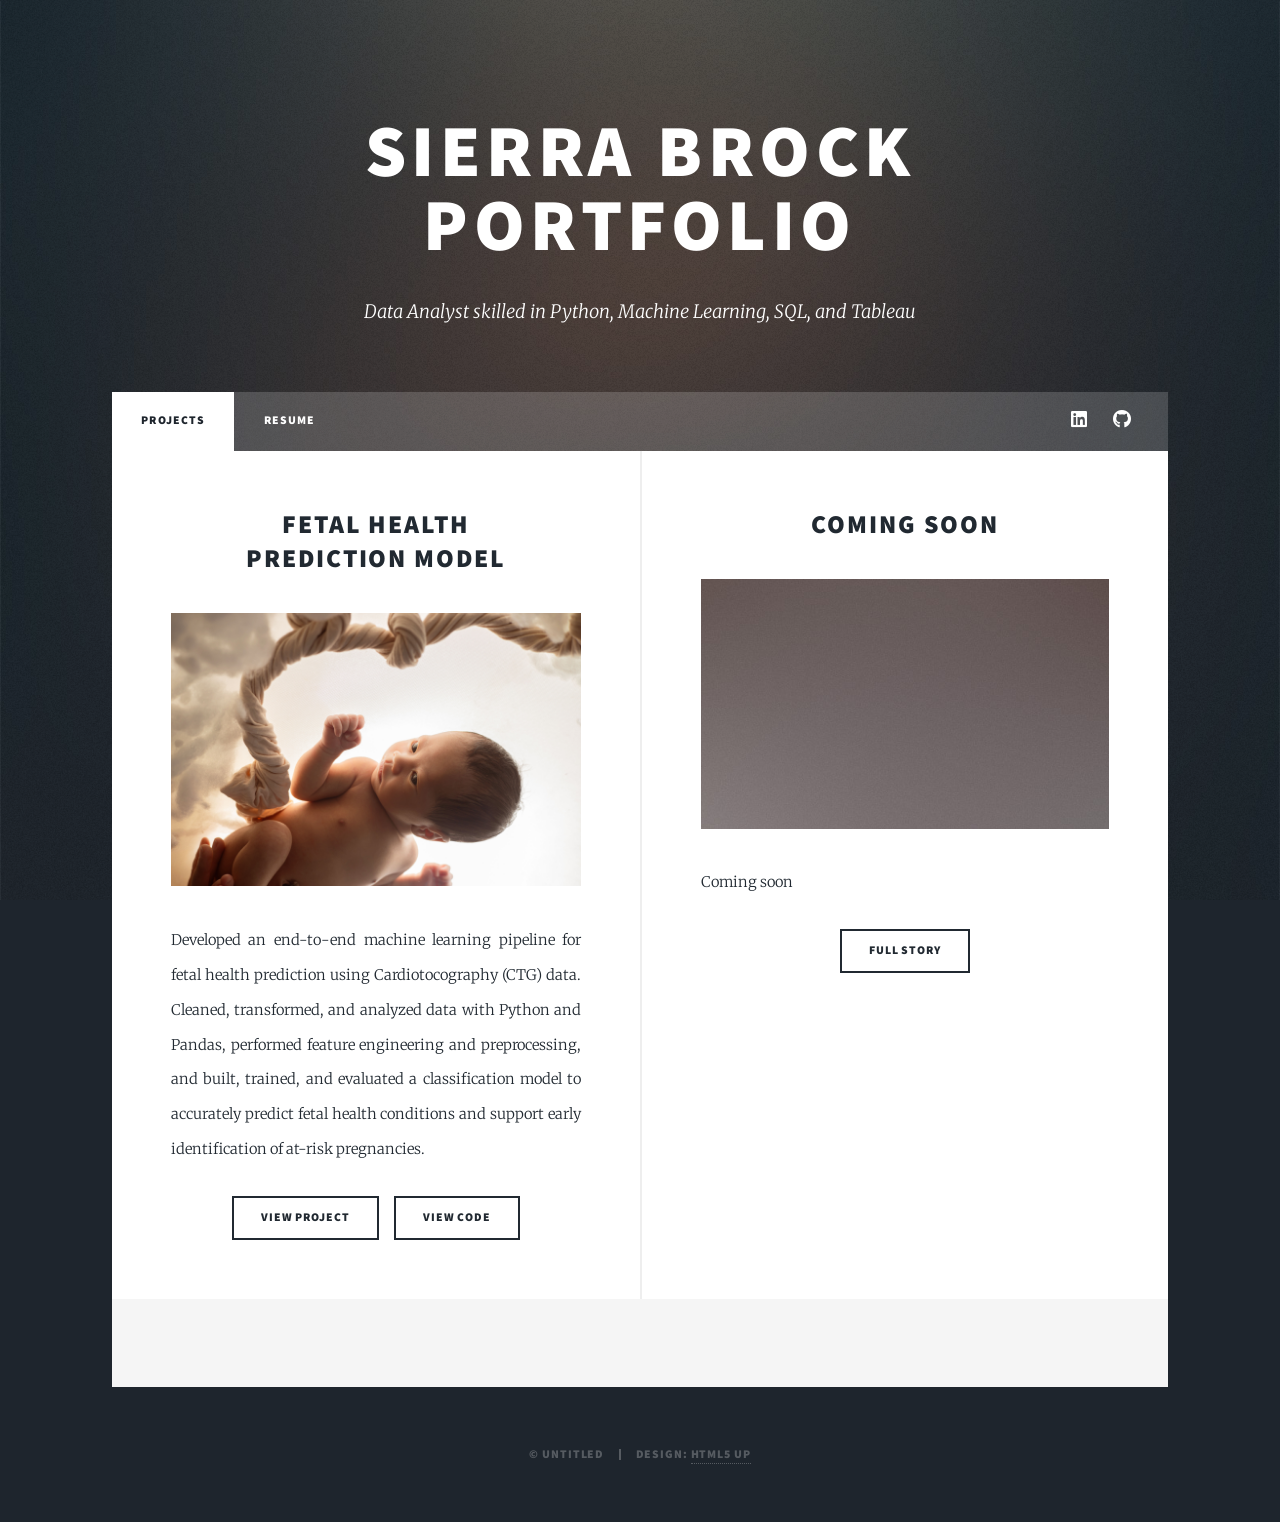
<file: index.html>
<!DOCTYPE HTML>
<!--
	Massively by HTML5 UP
	html5up.net | @ajlkn
	Free for personal and commercial use under the CCA 3.0 license (html5up.net/license)
-->
<html>
	<head>
		<title>Sierra Brock Portfolio</title>
		<meta charset="utf-8" />
		<meta name="viewport" content="width=device-width, initial-scale=1, user-scalable=no" />
		<link rel="stylesheet" href="assets/css/main.css" />
		<noscript><link rel="stylesheet" href="assets/css/noscript.css" /></noscript>
	</head>
	<body class="is-preload">

		<!-- Wrapper -->
			<div id="wrapper" class="fade-in">

				<!-- Intro -->
					<div id="intro">
						<h1>Sierra Brock<br />
						Portfolio</h1>
						<p>Data  Analyst skilled in Python, Machine Learning, SQL, and Tableau </p>
						
					</div>

				

				<!-- Nav -->
					<nav id="nav">
						<ul class="links">
							<li class="active"><a href="index.html">Projects</a></li>
							<li><a href="resume.html">Resume</a></li>
						</ul>
						<ul class="icons">
							<li><a href="https://www.linkedin.com/in/sierra-brock-0b9661267/" target="_blank" rel="noopener noreferrer" class="icon brands fa-linkedin"><span class="label">Twitter</span></a></li>
							<li><a href="https://github.com/sierrab100" target="_blank" rel="noopener noreferrer" class="icon brands fa-github"><span class="label">GitHub</span></a></li>
						</ul>
					</nav>

				<!-- Main -->

				
					<div id="main">

						<!-- Featured Post -->
						 <!--
							<article class="post featured">
								<header class="major">
									<h2><a href="#">Fetal Health<br />
									Prediction Model</a></h2>
									<p> Developed an end-to-end machine learning pipeline for fetal health prediction 
										using Cardiotocography (CTG) data. Cleaned, transformed, and analyzed data with 
										Python and Pandas, performed feature engineering and preprocessing, and built, 
										trained, and evaluated a classification model to accurately predict fetal health 
										conditions and support early identification of at-risk pregnancies.</p>
								</header>
								<a href="#" class="image main"><img src="images/fetus.jpg" alt="" /></a>
								<ul class="actions special">
									<li><a href="#" class="button large">View Project</a></li>
								</ul>
							</article>
						-->

						<!-- Posts -->
							<section class="posts">
								<article>
									<header>
										<h2><a href="cardiotocography.html" target="_blank" rel="noopener noreferrer">Fetal Health<br />
										Prediction Model<br />
										</a></h2>
									</header>
									<a href="cardiotocography.html" target="_blank" rel="noopener noreferrer" class="image fit"><img src="images/fetus.jpg" alt="" /></a>
									<p>Developed an end-to-end machine learning pipeline for fetal health prediction 
										using Cardiotocography (CTG) data. Cleaned, transformed, and analyzed data with 
										Python and Pandas, performed feature engineering and preprocessing, and built, 
										trained, and evaluated a classification model to accurately predict fetal health 
										conditions and support early identification of at-risk pregnancies.</p>
									<ul class="actions special">
										<li><a href="cardiotocography.html" target="_blank" rel="noopener noreferrer" class="button">View Project</a></li>
										<li><a href="https://github.com/sierrab100/cardiotocography" target="_blank" rel="noopener noreferrer" class="button">View Code</a></li>
									</ul>
								</article>
								<article>
									<header>
										<h2><a href="#">Coming soon<br />
										<!-- imperdiet lorem</a></h2>-->
									</header>
									<a href="#" class="image fit"><img src="images/pic03.jpg" alt="" /></a>
									<p>Coming soon</p>
									<ul class="actions special">
										<li><a href="#" class="button">Full Story</a></li>
									</ul>
								</article>

								<!-- 
								<article>
									<header>
										<span class="date">April 18, 2017</span>
										<h2><a href="#">Ante mattis<br />
										interdum dolor</a></h2>
									</header>
									<a href="#" class="image fit"><img src="images/pic04.jpg" alt="" /></a>
									<p>Donec eget ex magna. Interdum et malesuada fames ac ante ipsum primis in faucibus. Pellentesque venenatis dolor imperdiet dolor mattis sagittis magna etiam.</p>
									<ul class="actions special">
										<li><a href="#" class="button">Full Story</a></li>
									</ul>
								</article>
								<article>
									<header>
										<span class="date">April 14, 2017</span>
										<h2><a href="#">Tempus sed<br />
										nulla imperdiet</a></h2>
									</header>
									<a href="#" class="image fit"><img src="images/pic05.jpg" alt="" /></a>
									<p>Donec eget ex magna. Interdum et malesuada fames ac ante ipsum primis in faucibus. Pellentesque venenatis dolor imperdiet dolor mattis sagittis magna etiam.</p>
									<ul class="actions special">
										<li><a href="#" class="button">Full Story</a></li>
									</ul>
								</article>
								<article>
									<header>
										<span class="date">April 11, 2017</span>
										<h2><a href="#">Odio magna<br />
										sed consectetur</a></h2>
									</header>
									<a href="#" class="image fit"><img src="images/pic06.jpg" alt="" /></a>
									<p>Donec eget ex magna. Interdum et malesuada fames ac ante ipsum primis in faucibus. Pellentesque venenatis dolor imperdiet dolor mattis sagittis magna etiam.</p>
									<ul class="actions special">
										<li><a href="#" class="button">Full Story</a></li>
									</ul>
								</article>
								<article>
									<header>
										<span class="date">April 7, 2017</span>
										<h2><a href="#">Augue lorem<br />
										primis vestibulum</a></h2>
									</header>
									<a href="#" class="image fit"><img src="images/pic07.jpg" alt="" /></a>
									<p>Donec eget ex magna. Interdum et malesuada fames ac ante ipsum primis in faucibus. Pellentesque venenatis dolor imperdiet dolor mattis sagittis magna etiam.</p>
									<ul class="actions special">
										<li><a href="#" class="button">Full Story</a></li>
									</ul>
								</article>
								-->

							</section>
							
						<!-- Footer -->
						 <!-- 
							<footer>
								<div class="pagination">
									<a href="#" class="previous">Prev</a>
									<a href="#" class="page active">1</a>
									<a href="#" class="page">2</a>
									<a href="#" class="page">3</a>
									<span class="extra">&hellip;</span>
									<a href="#" class="page">8</a>
									<a href="#" class="page">9</a>
									<a href="#" class="page">10</a>
									<a href="#" class="next">Next</a>
								</div>
							</footer>
							-->

					</div>

				<!-- Footer -->
					<footer id="footer">
						<section>
							
						</section>
					</footer>

				<!-- Copyright -->
					<div id="copyright">
						<ul><li>&copy; Untitled</li><li>Design: <a href="https://html5up.net">HTML5 UP</a></li></ul>
					</div>

			</div>

		<!-- Scripts -->
			<script src="assets/js/jquery.min.js"></script>
			<script src="assets/js/jquery.scrollex.min.js"></script>
			<script src="assets/js/jquery.scrolly.min.js"></script>
			<script src="assets/js/browser.min.js"></script>
			<script src="assets/js/breakpoints.min.js"></script>
			<script src="assets/js/util.js"></script>
			<script src="assets/js/main.js"></script>

	</body>
</html>
</file>
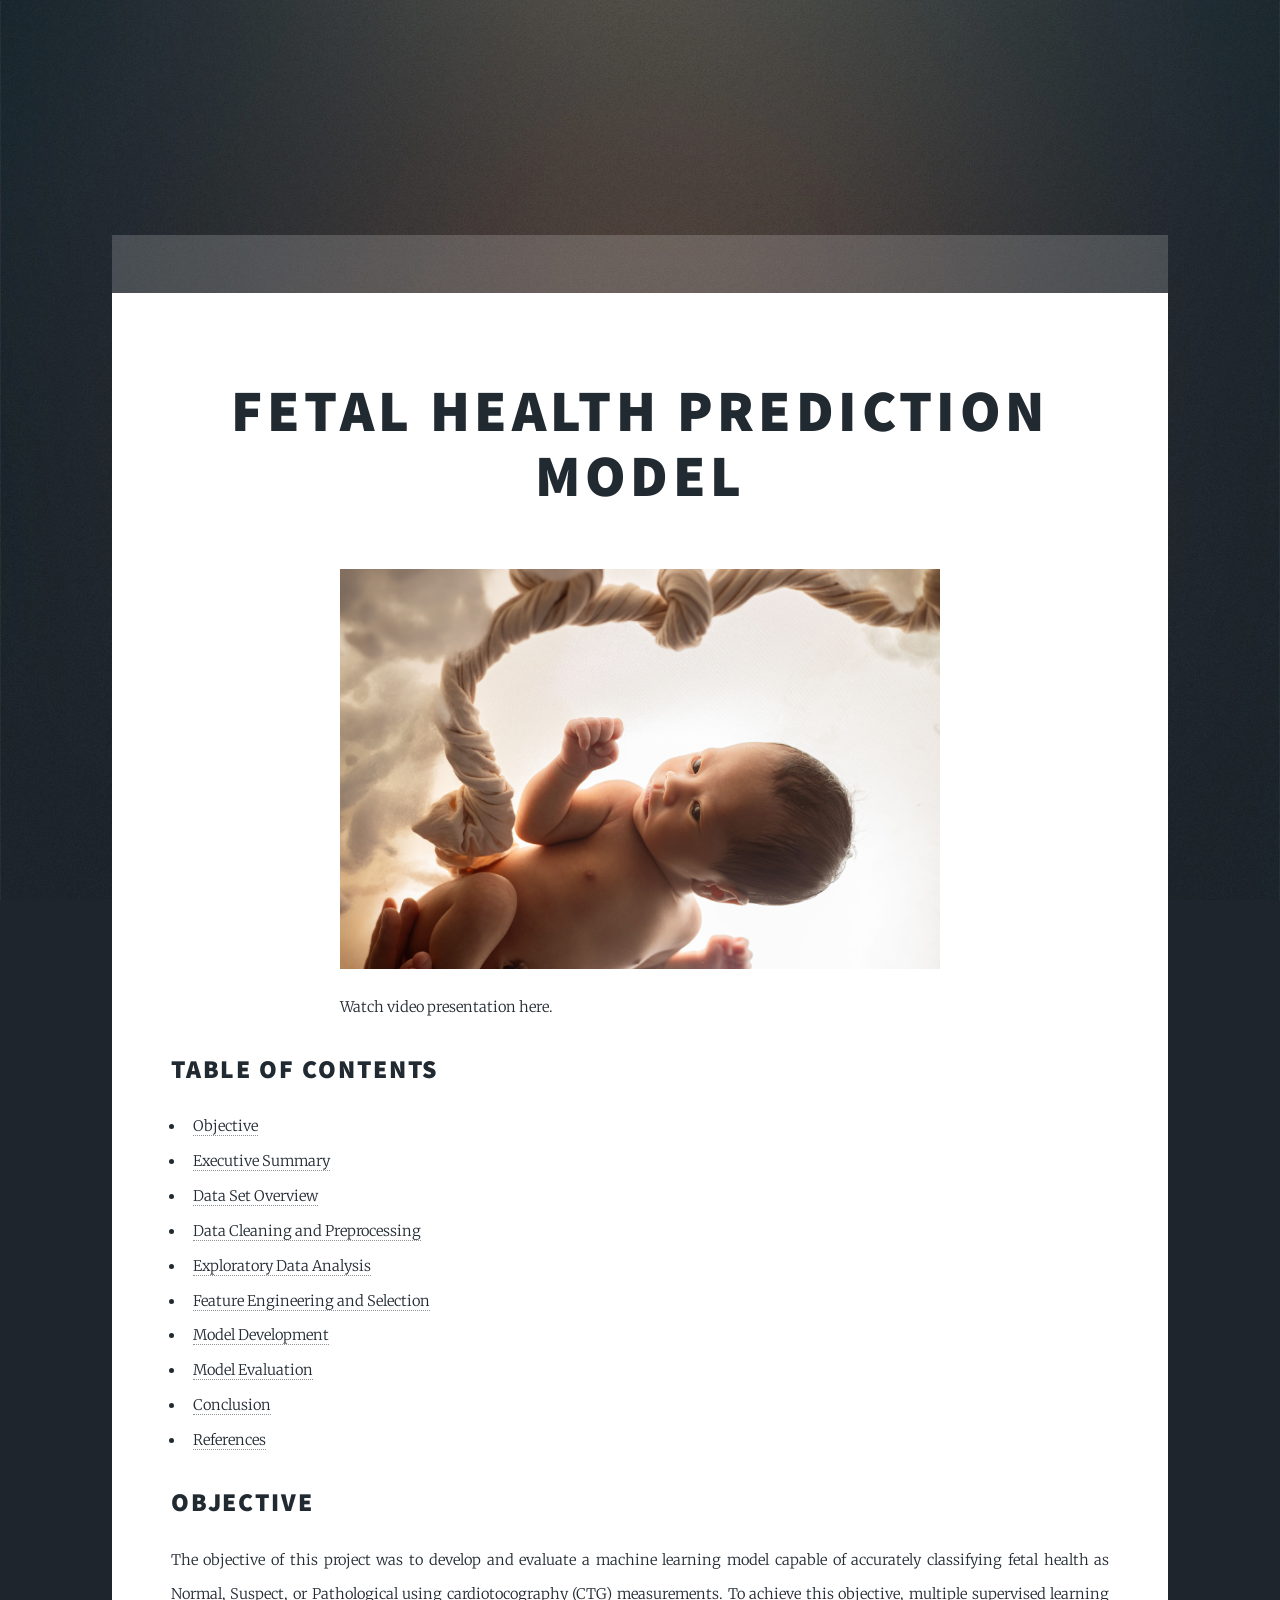
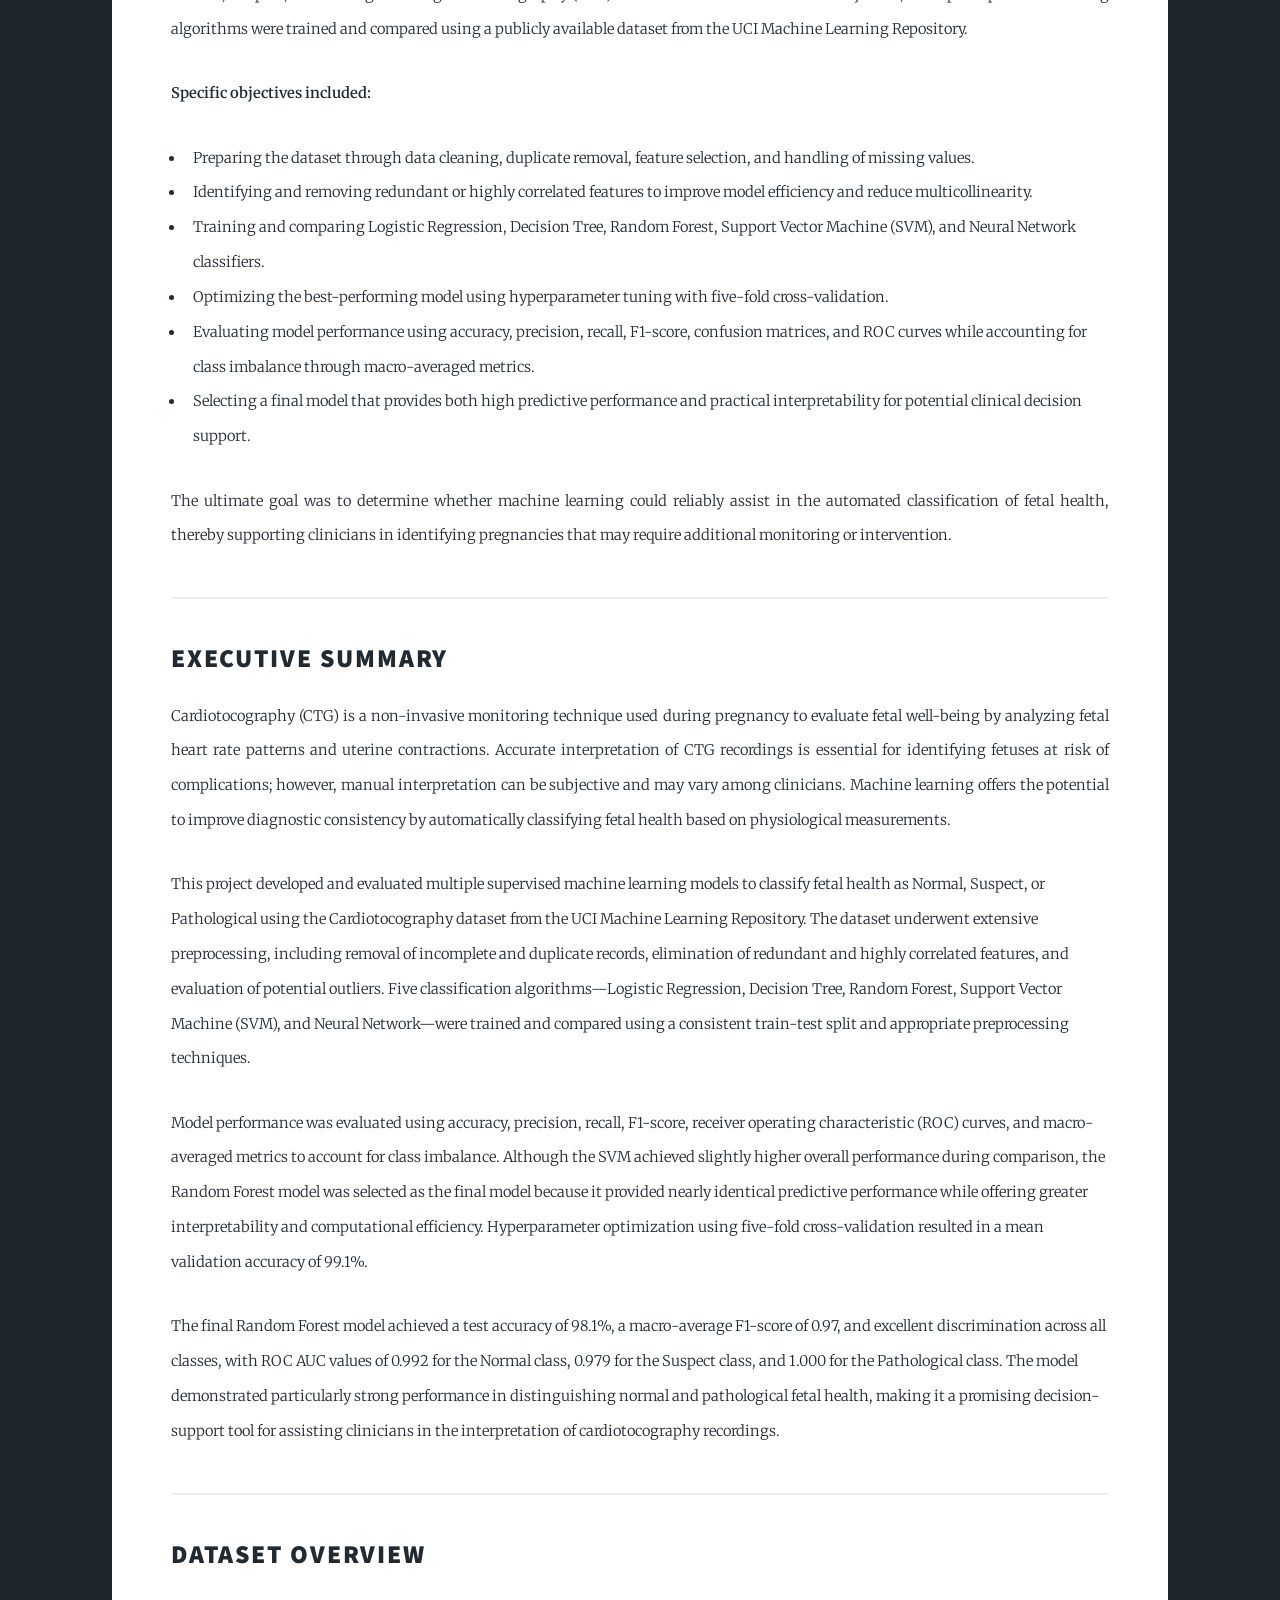
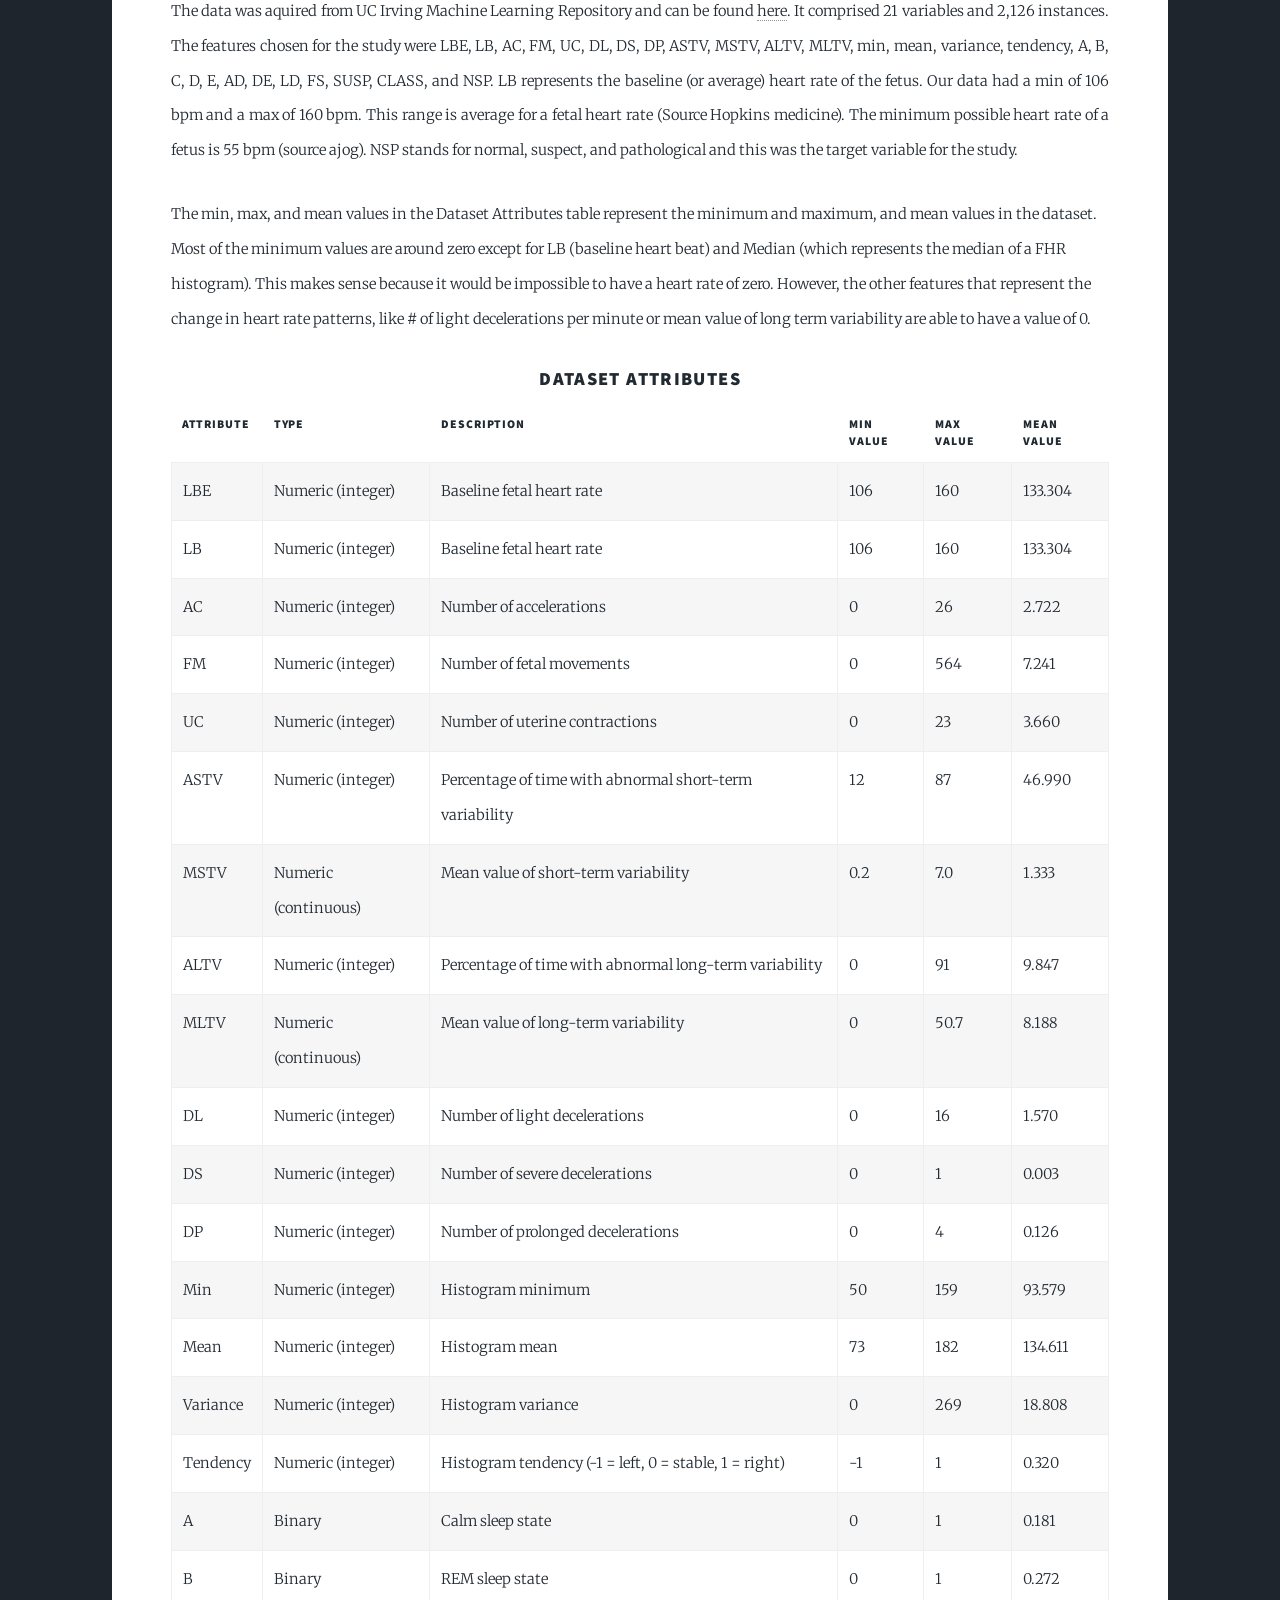
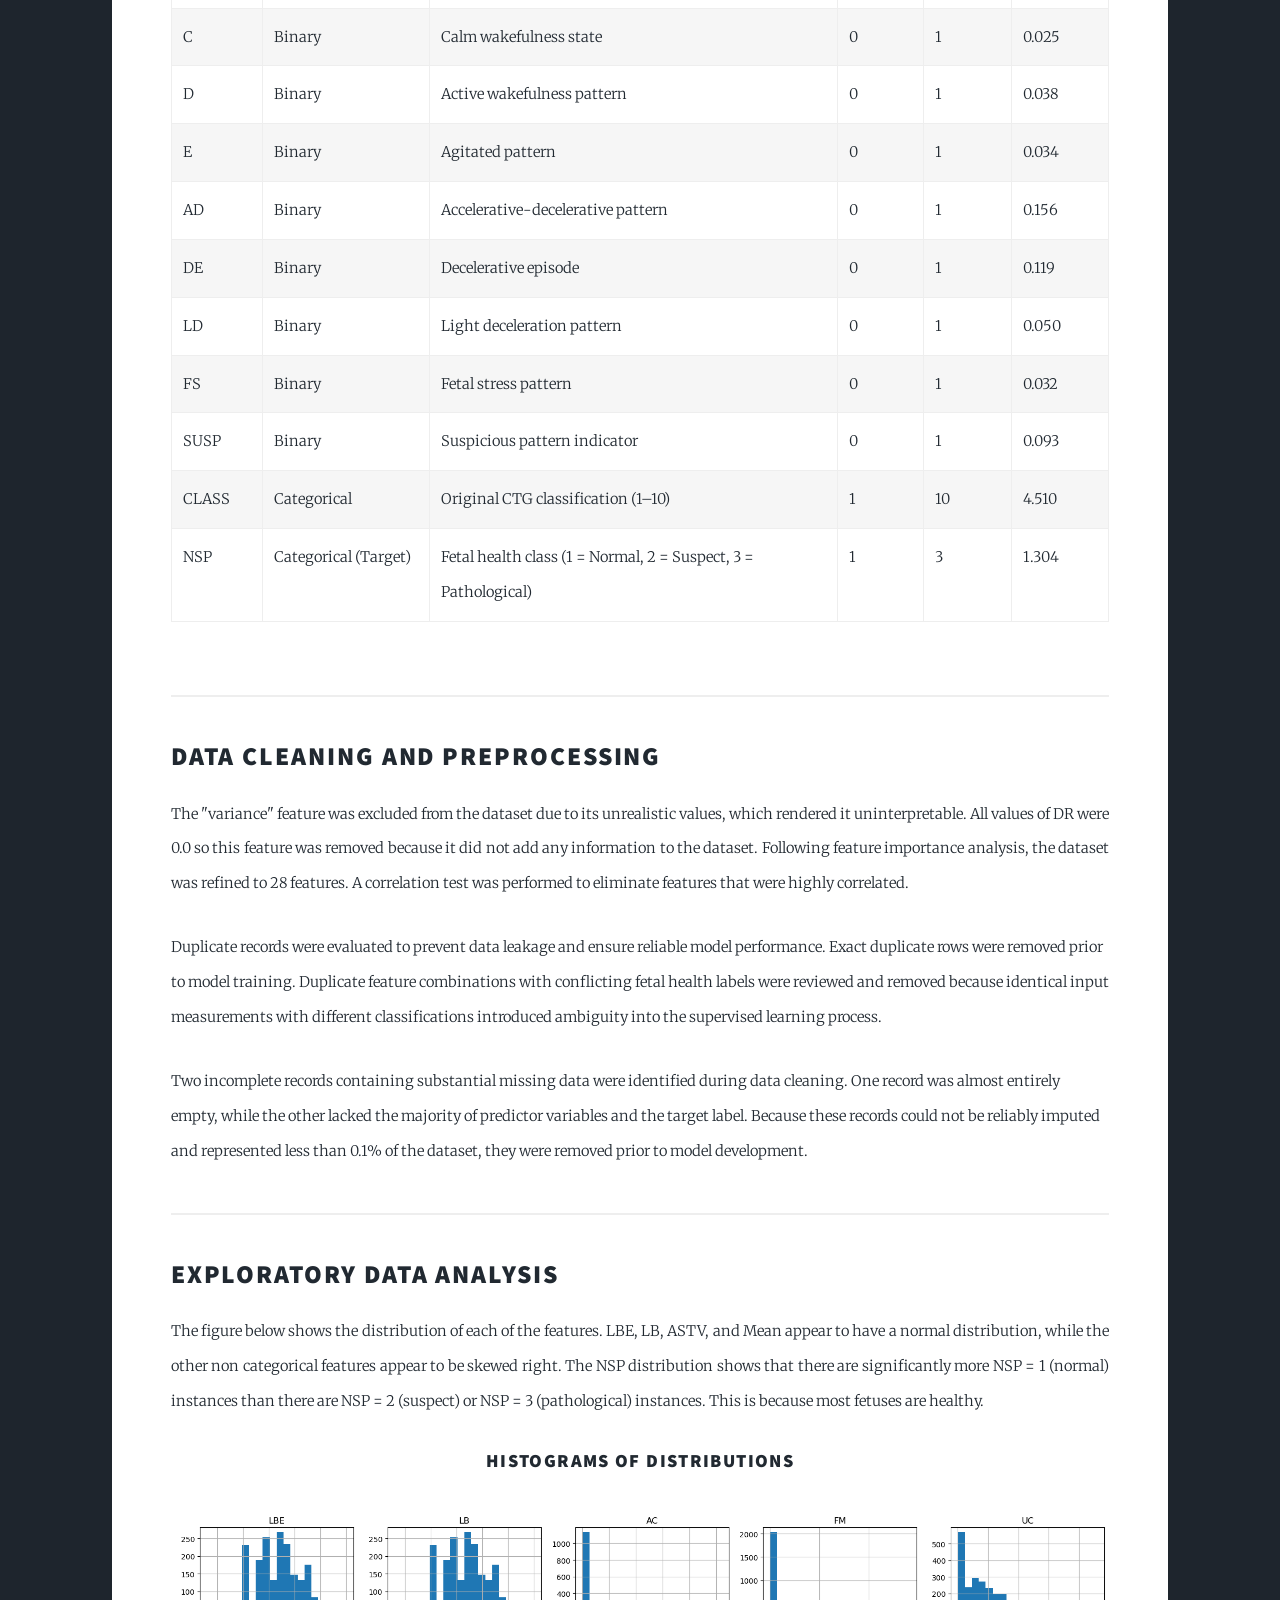
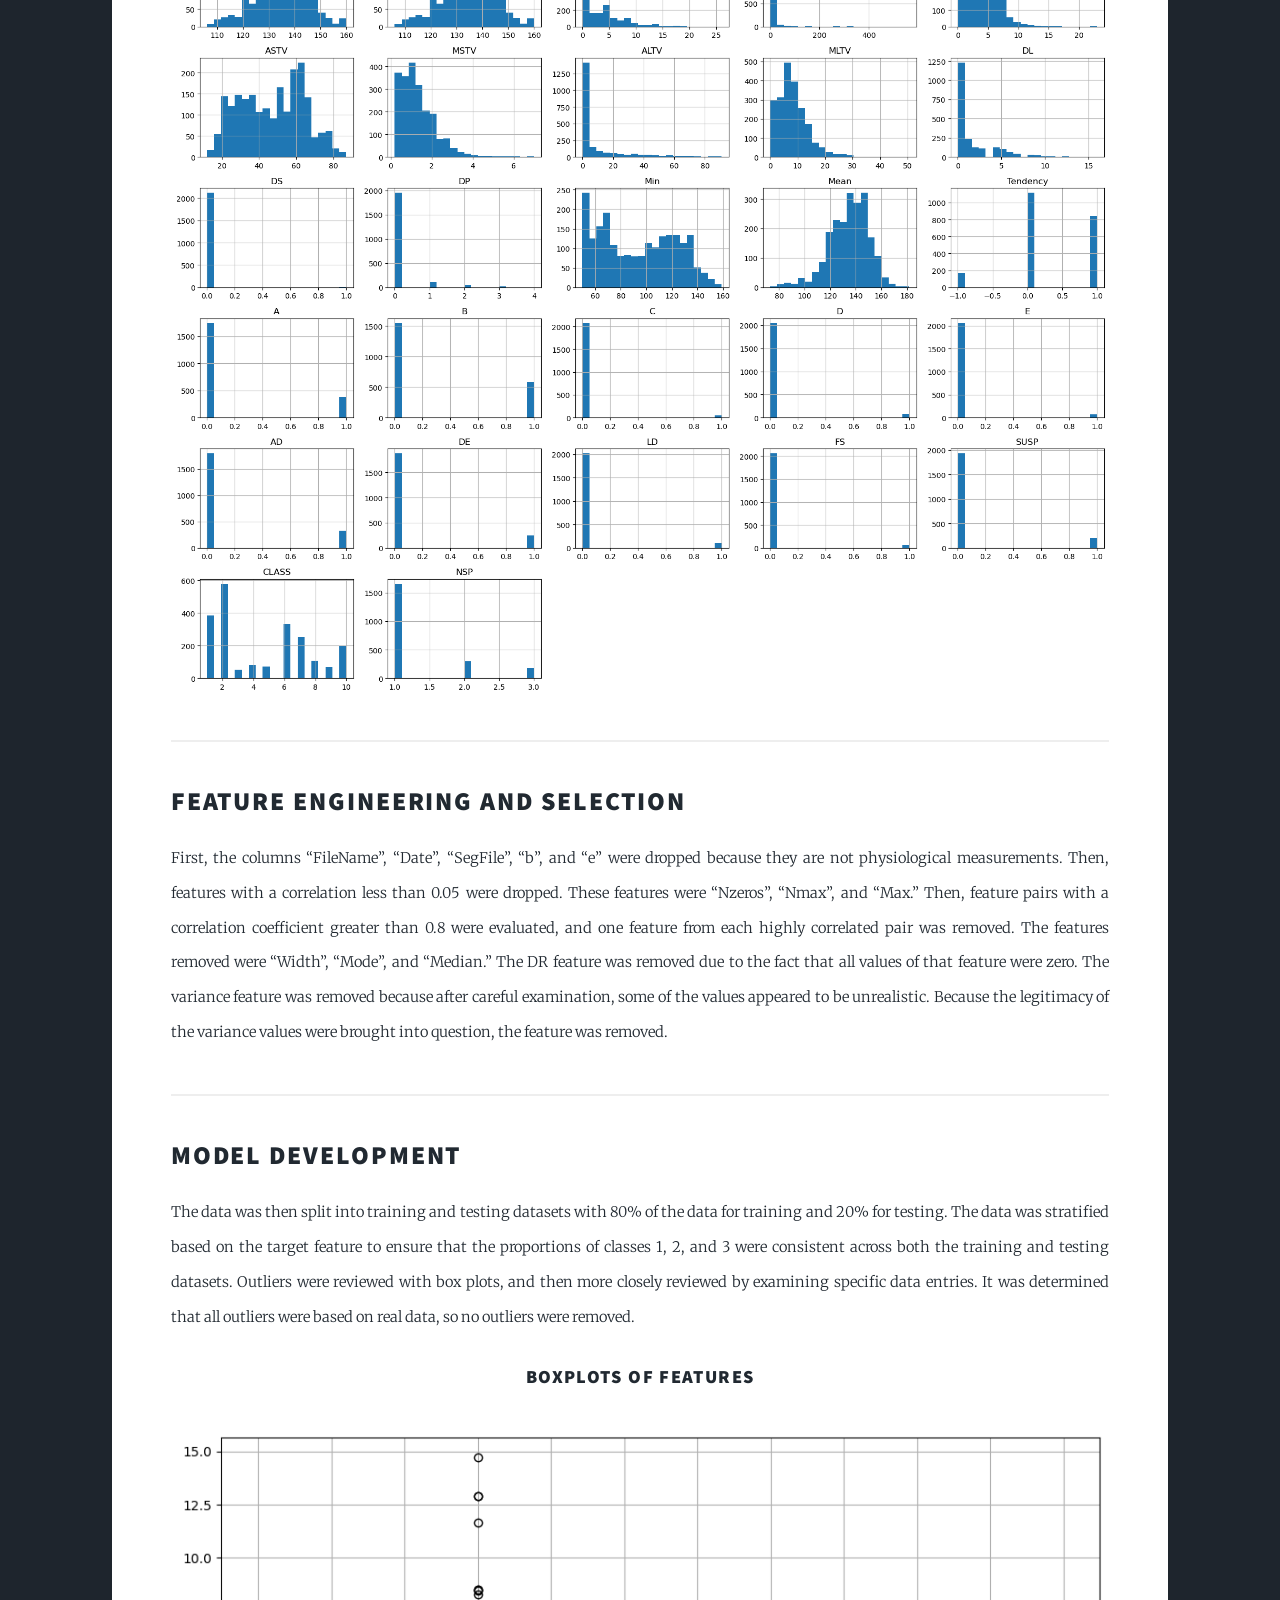
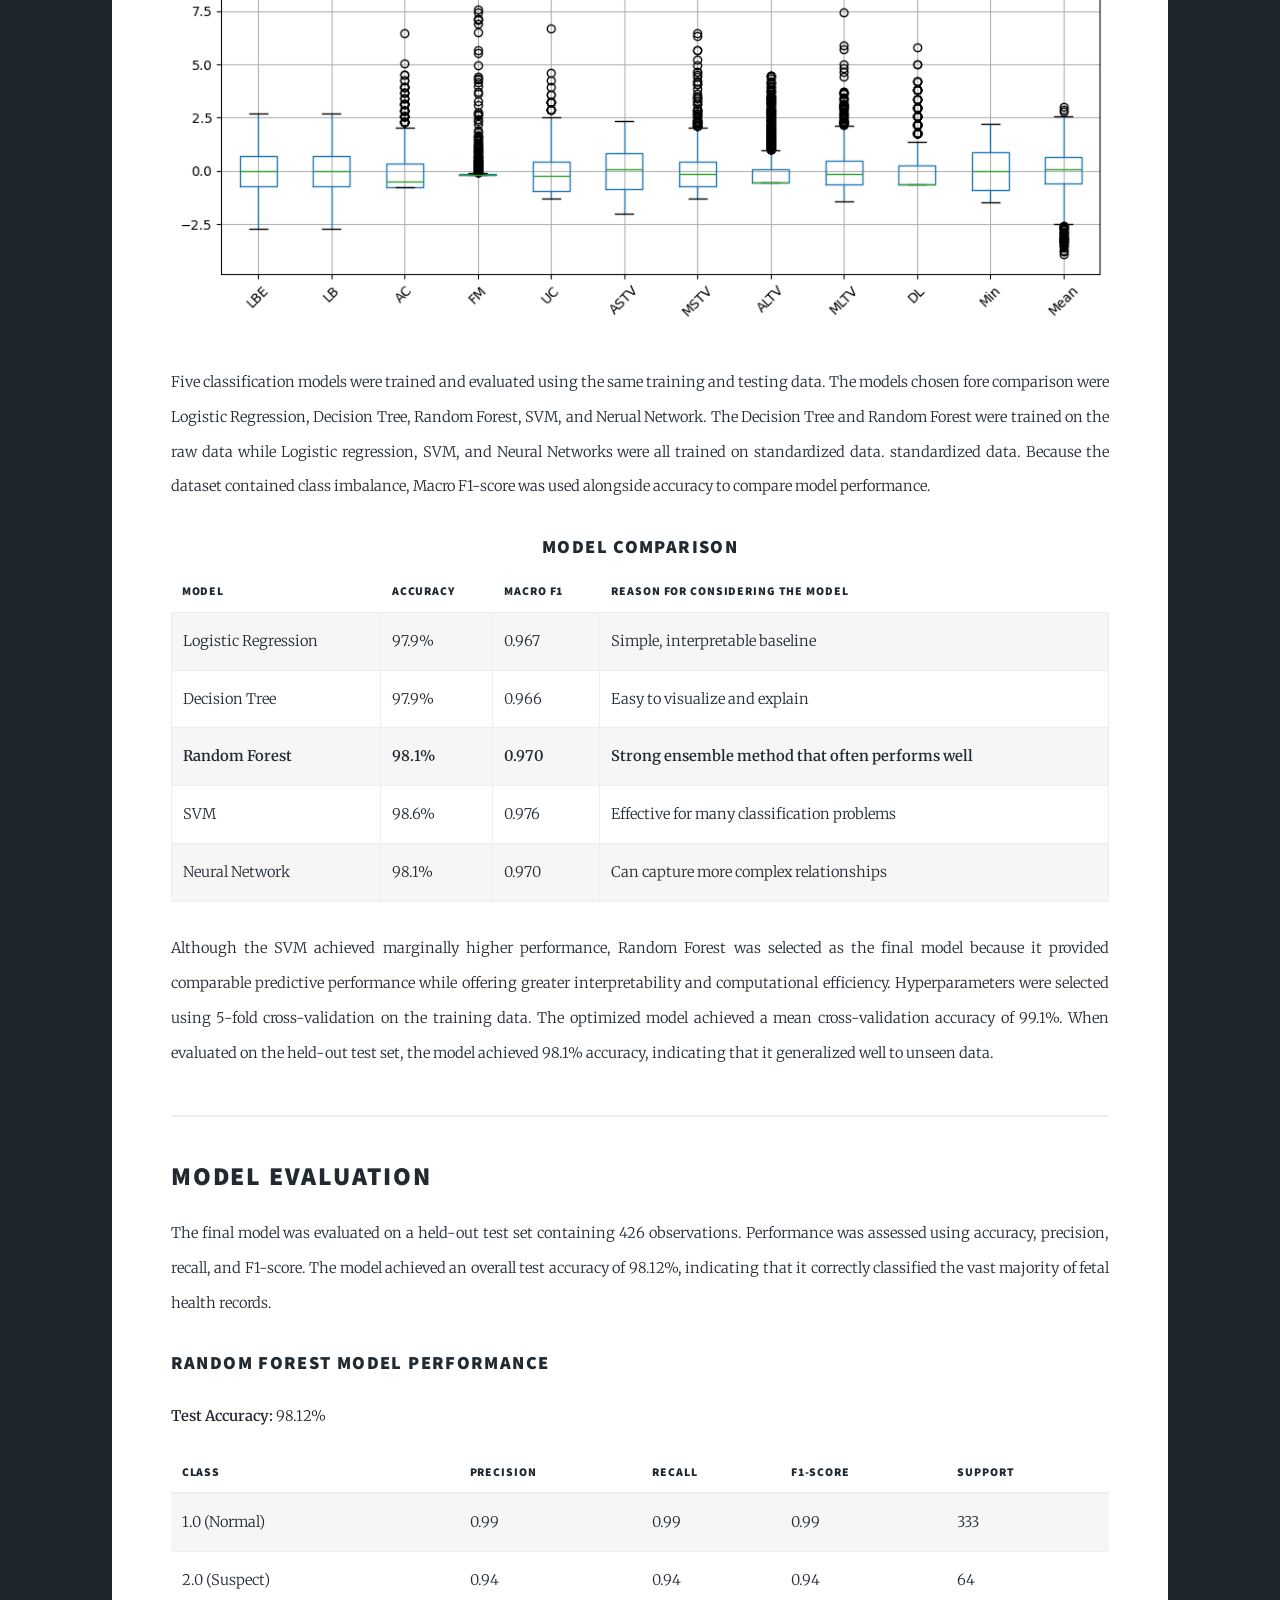
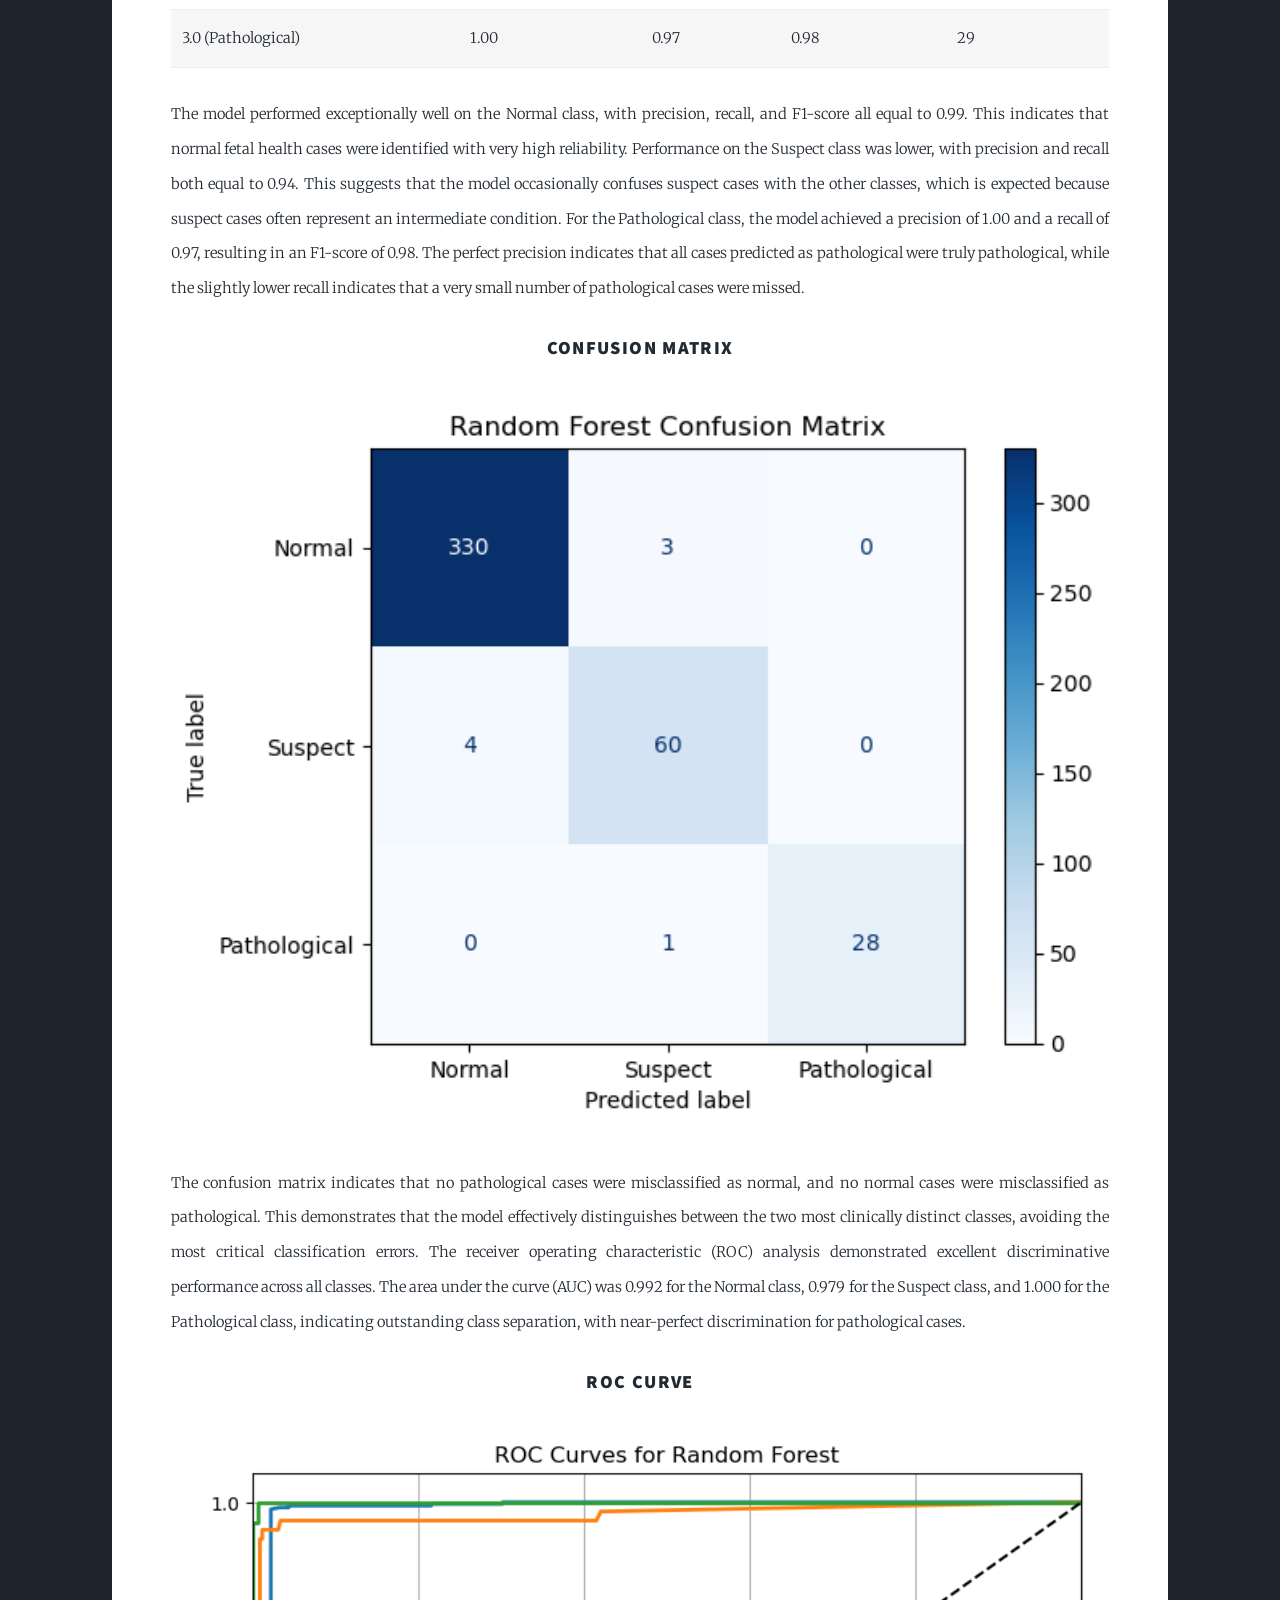
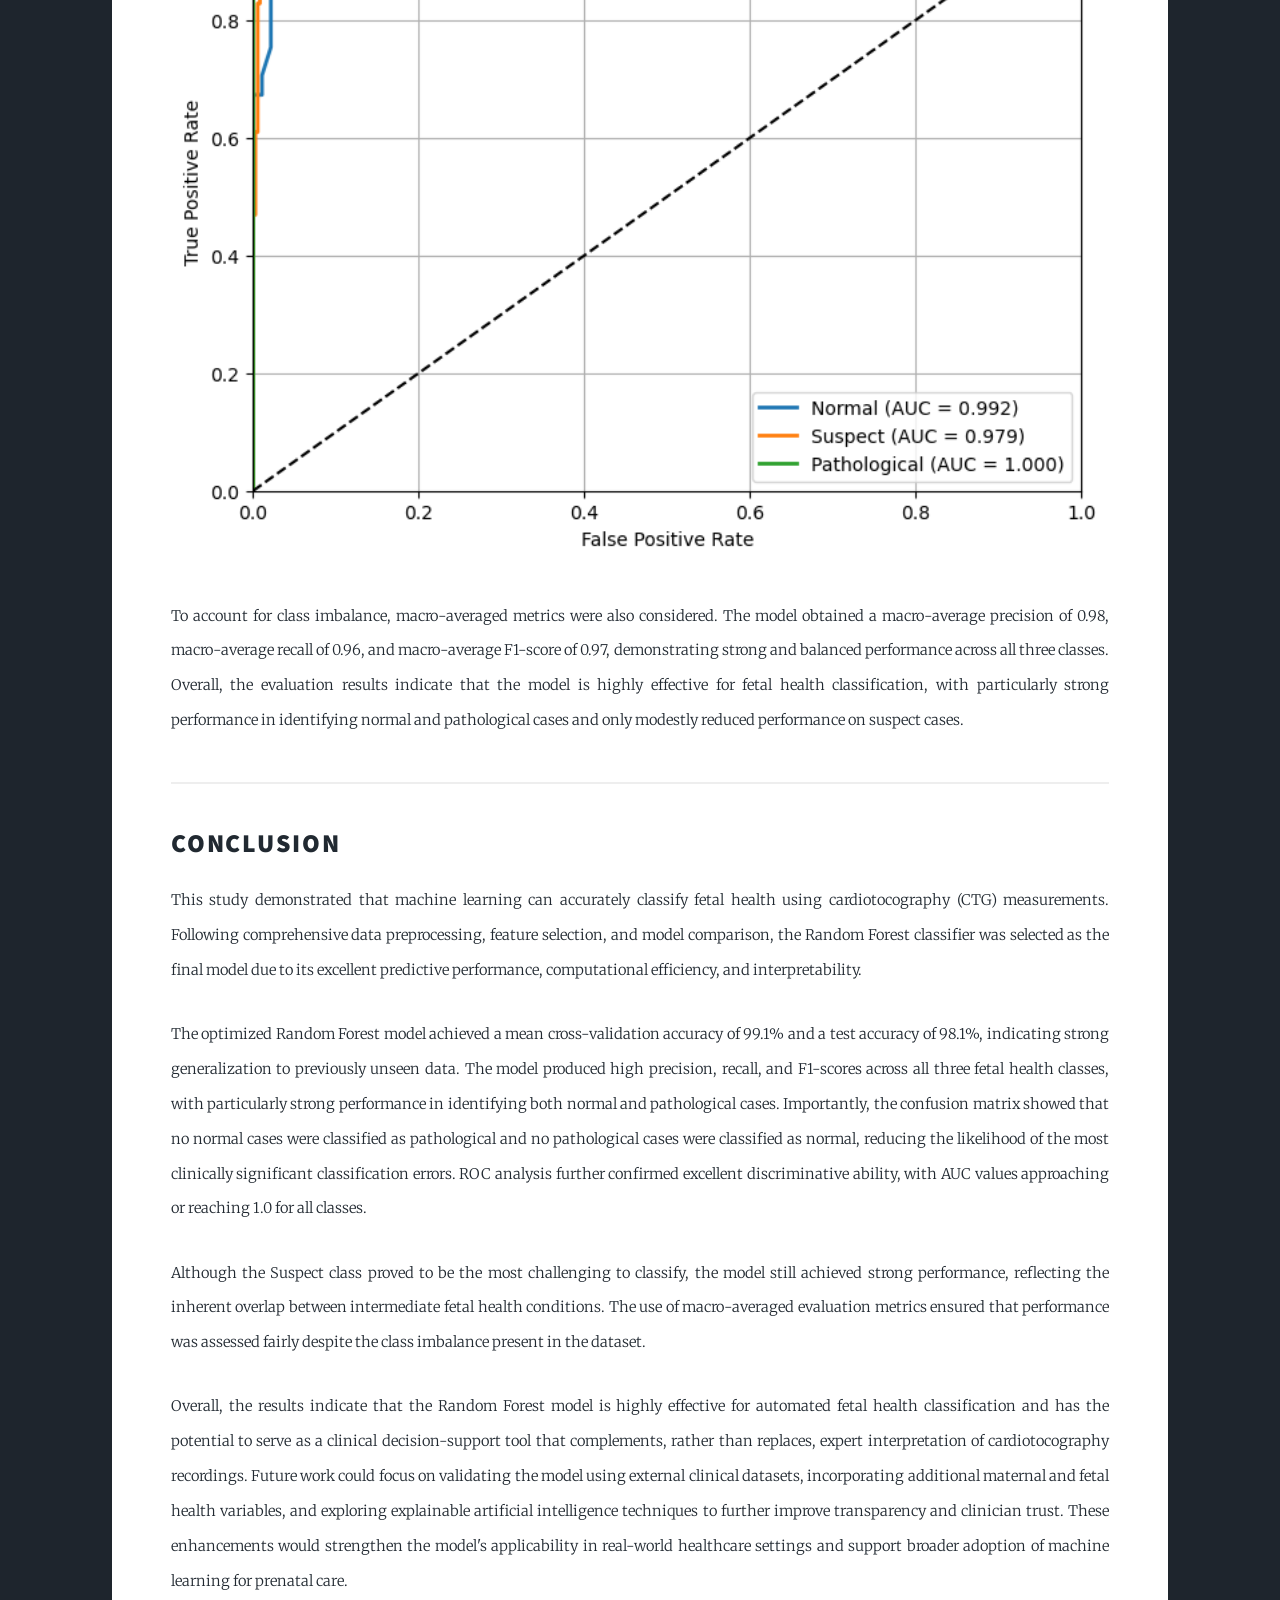
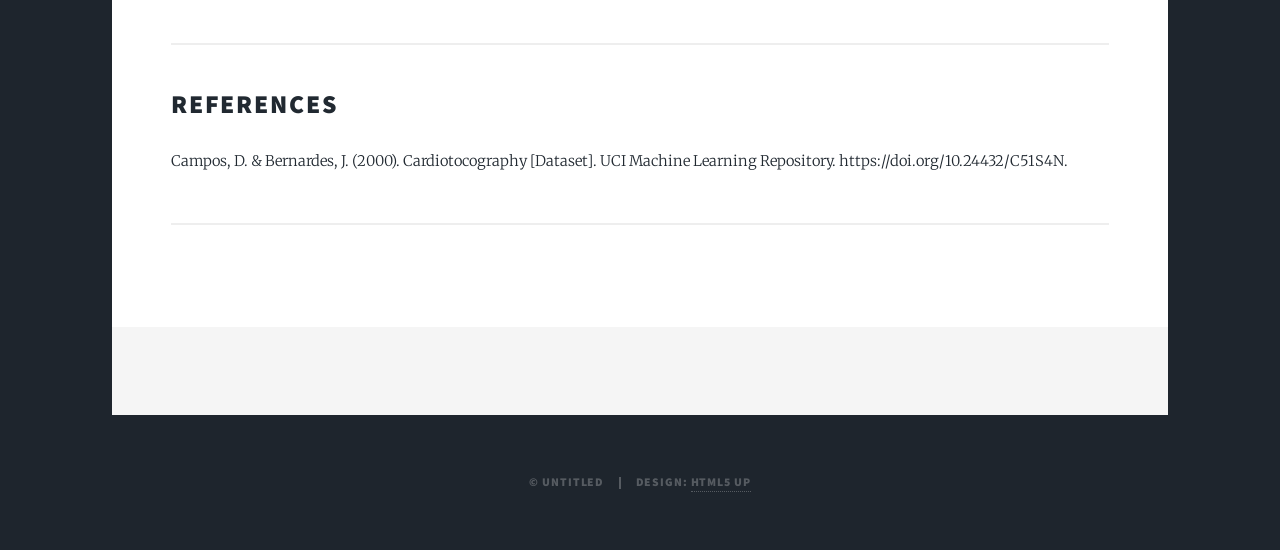
<file: cardiotocgraphy.html>
<!DOCTYPE HTML>
<!--
	Massively by HTML5 UP
	html5up.net | @ajlkn
	Free for personal and commercial use under the CCA 3.0 license (html5up.net/license)
-->
<html>
	<head>
		<title>Sierra Brock Portfolio</title>
		<meta charset="utf-8" />
		<meta name="viewport" content="width=device-width, initial-scale=1, user-scalable=no" />
		<link rel="stylesheet" href="assets/css/main.css" />
		<noscript><link rel="stylesheet" href="assets/css/noscript.css" /></noscript>
	</head>
	<body class="is-preload">

		<!-- Wrapper -->
			<div id="wrapper">

				<!-- Header -->
					<header id="header">
						
					</header>

				<!-- Nav -->
					<nav id="nav">
						
					</nav>

				<!-- Main -->
					<div id="main">

						<!-- Post -->
							<section class="post">
								<header class="major">
									<h1>Fetal Health Prediction Model</h1>
								</header>
								
								<div style="width:600px; margin:auto;">
								<img src="images/fetus.jpg" alt="My Photo" width="600">

								<p style="margin-top:8px; text-align:left;">
									Watch video presentation here.
								</p>
								</div>

								<!-- Table of Contents -->
								<h2>Table of Contents</h2>
								<ul>
								<li><a href="#objective">Objective</a></li>
								<li><a href="#executive_summary">Executive Summary</a></li>
								<li><a href="#dataset_overview">Data Set Overview</a></li>
								<li><a href="#data_cleaning_and_Preprocessing">Data Cleaning and Preprocessing</a></li>
								<li><a href="#exploratory_data_analysis">Exploratory Data Analysis</a></li>
								<li><a href="#feature_engineering_and_selection">Feature Engineering and Selection</a></li>
								<li><a href="#model_development">Model Development</a></li>
								<li><a href="#model_evaluation">Model Evaluation</a></li>
								<li><a href="#conclusion">Conclusion</a></li>
								<li><a href="#references">References</a></li>
								</ul>

								<!-- Text stuff -->
								<section id="objective">
									<h2>Objective</h2>
									<p>The objective of this project was to develop and evaluate a machine learning model capable of
										accurately classifying fetal health as Normal, Suspect, or
										Pathological using cardiotocography (CTG) measurements. To achieve this
										objective, multiple supervised learning algorithms were trained and compared using a publicly
										available dataset from the UCI Machine Learning Repository.
									</p>

									<p><strong>Specific objectives included:</strong></p>

									<ul>
										<li>Preparing the dataset through data cleaning, duplicate removal, feature selection, and handling of missing values.</li>
										<li>Identifying and removing redundant or highly correlated features to improve model efficiency and reduce multicollinearity.</li>
										<li>Training and comparing Logistic Regression, Decision Tree, Random Forest, Support Vector Machine (SVM), and Neural Network classifiers.</li>
										<li>Optimizing the best-performing model using hyperparameter tuning with five-fold cross-validation.</li>
										<li>Evaluating model performance using accuracy, precision, recall, F1-score, confusion matrices, and ROC curves while accounting for class imbalance through macro-averaged metrics.</li>
										<li>Selecting a final model that provides both high predictive performance and practical interpretability for potential clinical decision support.</li>
									</ul>

									<p>
										The ultimate goal was to determine whether machine learning could reliably assist in the
										automated classification of fetal health, thereby supporting clinicians in identifying
										pregnancies that may require additional monitoring or intervention.</p>
									<hr />
								</section>

								<section id="executive_summary">
									<h2>Executive Summary</h2>
									<p>Cardiotocography (CTG) is a non-invasive monitoring technique used during 
										pregnancy to evaluate fetal well-being by analyzing fetal heart rate 
										patterns and uterine contractions. Accurate interpretation of CTG 
										recordings is essential for identifying fetuses at risk of complications; 
										however, manual interpretation can be subjective and may vary among clinicians. 
										Machine learning offers the potential to improve diagnostic consistency by 
										automatically classifying fetal health based on physiological measurements.</p>

										This project developed and evaluated multiple supervised machine learning models 
										to classify fetal health as Normal, Suspect, or Pathological using the 
										Cardiotocography dataset from the UCI Machine Learning Repository. The dataset 
										underwent extensive preprocessing, including removal of incomplete and duplicate 
										records, elimination of redundant and highly correlated features, and evaluation 
										of potential outliers. Five classification algorithms—Logistic Regression, 
										Decision Tree, Random Forest, Support Vector Machine (SVM), and Neural 
										Network—were trained and compared using a consistent train-test split and 
										appropriate preprocessing techniques. </p>

										Model performance was evaluated using accuracy, precision, recall, F1-score, 
										receiver operating characteristic (ROC) curves, and macro-averaged metrics to 
										account for class imbalance. Although the SVM achieved slightly higher overall 
										performance during comparison, the Random Forest model was selected as the final 
										model because it provided nearly identical predictive performance while offering 
										greater interpretability and computational efficiency. Hyperparameter 
										optimization using five-fold cross-validation resulted in a mean validation 
										accuracy of 99.1%. </p>

										The final Random Forest model achieved a test accuracy of 98.1%, a macro-average 
										F1-score of 0.97, and excellent discrimination across all classes, with ROC AUC 
										values of 0.992 for the Normal class, 0.979 for the Suspect class, and 1.000 for 
										the Pathological class. The model demonstrated particularly strong performance 
										in distinguishing normal and pathological fetal health, making it a promising 
										decision-support tool for assisting clinicians in the interpretation of 
										cardiotocography recordings. </p>


									<hr />
								</section>

								<section id="dataset_overview">
									<h2>Dataset Overview</h2>
									<p>The data was aquired from UC Irving Machine Learning Repository and can be found 
									<a href="https://archive.ics.uci.edu/dataset/193/cardiotocography" target="_blank" rel="noopener noreferrer">here</a>.
									It comprised 21 variables and 2,126 instances. The features chosen for the study were LBE, LB, 
									AC, FM, UC, DL, DS, DP, ASTV, MSTV, ALTV, MLTV, min, mean, variance, tendency, A, B, C, D, E, AD, 
									DE, LD, FS, SUSP, CLASS, and NSP. LB represents the 
									baseline (or average) heart rate of the fetus. Our data had a min of 106 
									bpm and a max of 160 bpm. This range is average for a fetal heart rate 
									(Source Hopkins medicine). The minimum possible heart rate of a fetus is 55 
									bpm (source ajog). NSP stands for normal, suspect, and pathological and 
									this was the target variable for the study.</p> 
									The min, max, and mean values in the Dataset Attributes table represent the minimum and 
									maximum, and mean values in the dataset. Most of the minimum values are 
									around zero except for LB (baseline heart beat) and Median (which represents 
									the median of a FHR histogram). This makes sense because it would be 
									impossible to have a heart rate of zero. However, the other features 
									that represent the change in heart rate patterns, like # of light 
									decelerations per minute or mean value of long term variability are able 
									to have a value of 0.</p>

									<!-- Table -->
									<h3 style="text-align: center;">Dataset Attributes</h3>

									<div class="table-wrapper">
									<table class="alt">

										<thead>
											<tr>
												<th>Attribute</th>
												<th>Type</th>
												<th>Description</th>
												<th>Min Value</th>
												<th>Max Value</th>
												<th>Mean Value</th>
											</tr>
										</thead>

										<tbody>
											<tr>
												<td>LBE</td>
												<td>Numeric (integer)</td>
												<td>Baseline fetal heart rate</td>
												<td>106</td>
												<td>160</td>
												<td>133.304</td>
											</tr>

											<tr>
												<td>LB</td>
												<td>Numeric (integer)</td>
												<td>Baseline fetal heart rate</td>
												<td>106</td>
												<td>160</td>
												<td>133.304</td>
											</tr>

											<tr>
												<td>AC</td>
												<td>Numeric (integer)</td>
												<td>Number of accelerations</td>
												<td>0</td>
												<td>26</td>
												<td>2.722</td>
											</tr>

											<tr>
												<td>FM</td>
												<td>Numeric (integer)</td>
												<td>Number of fetal movements</td>
												<td>0</td>
												<td>564</td>
												<td>7.241</td>
											</tr>

											<tr>
												<td>UC</td>
												<td>Numeric (integer)</td>
												<td>Number of uterine contractions</td>
												<td>0</td>
												<td>23</td>
												<td>3.660</td>
											</tr>

											<tr>
												<td>ASTV</td>
												<td>Numeric (integer)</td>
												<td>Percentage of time with abnormal short-term variability</td>
												<td>12</td>
												<td>87</td>
												<td>46.990</td>
											</tr>

											<tr>
												<td>MSTV</td>
												<td>Numeric (continuous)</td>
												<td>Mean value of short-term variability</td>
												<td>0.2</td>
												<td>7.0</td>
												<td>1.333</td>
											</tr>

											<tr>
												<td>ALTV</td>
												<td>Numeric (integer)</td>
												<td>Percentage of time with abnormal long-term variability</td>
												<td>0</td>
												<td>91</td>
												<td>9.847</td>
											</tr>

											<tr>
												<td>MLTV</td>
												<td>Numeric (continuous)</td>
												<td>Mean value of long-term variability</td>
												<td>0</td>
												<td>50.7</td>
												<td>8.188</td>
											</tr>

											<tr>
												<td>DL</td>
												<td>Numeric (integer)</td>
												<td>Number of light decelerations</td>
												<td>0</td>
												<td>16</td>
												<td>1.570</td>
											</tr>

											<tr>
												<td>DS</td>
												<td>Numeric (integer)</td>
												<td>Number of severe decelerations</td>
												<td>0</td>
												<td>1</td>
												<td>0.003</td>
											</tr>

											<tr>
												<td>DP</td>
												<td>Numeric (integer)</td>
												<td>Number of prolonged decelerations</td>
												<td>0</td>
												<td>4</td>
												<td>0.126</td>
											</tr>


											<tr>
												<td>Min</td>
												<td>Numeric (integer)</td>
												<td>Histogram minimum</td>
												<td>50</td>
												<td>159</td>
												<td>93.579</td>
											</tr>

											<tr>
												<td>Mean</td>
												<td>Numeric (integer)</td>
												<td>Histogram mean</td>
												<td>73</td>
												<td>182</td>
												<td>134.611</td>
											</tr>

											<tr>
												<td>Variance</td>
												<td>Numeric (integer)</td>
												<td>Histogram variance</td>
												<td>0</td>
												<td>269</td>
												<td>18.808</td>
											</tr>

											<tr>
												<td>Tendency</td>
												<td>Numeric (integer)</td>
												<td>Histogram tendency (-1 = left, 0 = stable, 1 = right)</td>
												<td>-1</td>
												<td>1</td>
												<td>0.320</td>
											</tr>

											<tr>
												<td>A</td>
												<td>Binary</td>
												<td>Calm sleep state</td>
												<td>0</td>
												<td>1</td>
												<td>0.181</td>
											</tr>

											<tr>
												<td>B</td>
												<td>Binary</td>
												<td>REM sleep state</td>
												<td>0</td>
												<td>1</td>
												<td>0.272</td>
											</tr>

											<tr>
												<td>C</td>
												<td>Binary</td>
												<td>Calm wakefulness state</td>
												<td>0</td>
												<td>1</td>
												<td>0.025</td>
											</tr>

											<tr>
												<td>D</td>
												<td>Binary</td>
												<td>Active wakefulness pattern</td>
												<td>0</td>
												<td>1</td>
												<td>0.038</td>
											</tr>

											<tr>
												<td>E</td>
												<td>Binary</td>
												<td>Agitated pattern</td>
												<td>0</td>
												<td>1</td>
												<td>0.034</td>
											</tr>

											<tr>
												<td>AD</td>
												<td>Binary</td>
												<td>Accelerative-decelerative pattern</td>
												<td>0</td>
												<td>1</td>
												<td>0.156</td>
											</tr>

											<tr>
												<td>DE</td>
												<td>Binary</td>
												<td>Decelerative episode</td>
												<td>0</td>
												<td>1</td>
												<td>0.119</td>
											</tr>

											<tr>
												<td>LD</td>
												<td>Binary</td>
												<td>Light deceleration pattern</td>
												<td>0</td>
												<td>1</td>
												<td>0.050</td>
											</tr>

											<tr>
												<td>FS</td>
												<td>Binary</td>
												<td>Fetal stress pattern</td>
												<td>0</td>
												<td>1</td>
												<td>0.032</td>
											</tr>

											<tr>
												<td>SUSP</td>
												<td>Binary</td>
												<td>Suspicious pattern indicator</td>
												<td>0</td>
												<td>1</td>
												<td>0.093</td>
											</tr>

											<tr>
												<td>CLASS</td>
												<td>Categorical</td>
												<td>Original CTG classification (1–10)</td>
												<td>1</td>
												<td>10</td>
												<td>4.510</td>
											</tr>

											<tr>
												<td>NSP</td>
												<td>Categorical (Target)</td>
												<td>Fetal health class (1 = Normal, 2 = Suspect, 3 = Pathological)</td>
												<td>1</td>
												<td>3</td>
												<td>1.304</td>
											</tr>

										</tbody>
									</table>
								</div>

									


									<hr />
								</section>

								<section id="data_cleaning_and_Preprocessing">
									<h2>Data Cleaning and Preprocessing</h2>
									<p>The "variance" feature was excluded from the dataset due to its unrealistic 
										values, which rendered it uninterpretable. All values of DR were 0.0 so 
										this feature was removed because it did not add any information to the 
										dataset. Following feature importance analysis, the dataset was refined 
										to 28 features. A correlation test was performed to eliminate features 
										that were highly correlated.</p>

										 Duplicate records were evaluated to prevent data leakage and ensure 
										 reliable model performance. Exact duplicate rows were removed prior to 
										 model training. Duplicate feature combinations with conflicting fetal 
										 health labels were reviewed and removed because identical input 
										 measurements with different classifications introduced ambiguity 
										 into the supervised learning process.</p>

										 Two incomplete records containing substantial missing data were 
										 identified during data cleaning. One record was almost entirely empty, 
										 while the other lacked the majority of predictor variables and the target 
										 label. Because these records could not be reliably imputed and 
										 represented less than 0.1% of the dataset, they were removed prior to 
										 model development. </p>
									<hr />
								</section>

								<section id="exploratory_data_analysis">
									<h2>Exploratory Data Analysis</h2>
									
										<p>The figure below shows the distribution of each of the features.  
											LBE, LB, ASTV, and Mean appear to have a normal distribution, while the other 
											non categorical features appear to be skewed right. The NSP distribution shows that there are significantly 
											more NSP = 1 (normal) instances than there are NSP = 2 (suspect) or NSP = 3 
											(pathological) instances. This is because most fetuses are healthy.</p>
										<h3 style="text-align: center;">Histograms of Distributions</h3>
										<span class="image fit"><img src="images/Cardio1.png" alt="" /></span>
									
									<hr />
								</section>

								<section id="feature_engineering_and_selection">
									<h2>Feature Engineering and Selection</h2>
									<p>First, the columns “FileName”, “Date”, “SegFile”, “b”, and “e” 
										were dropped because they are not physiological measurements. 
										Then, features with a correlation less than 0.05 were dropped. 
										These features were “Nzeros”, “Nmax”, and “Max.” Then, feature 
										pairs with a correlation coefficient greater than 0.8 were evaluated, 
										and one feature from each highly correlated pair was removed. The 
										features removed were “Width”, “Mode”, and “Median.” The DR feature was removed
										due to the fact that all values of that feature were zero. The variance
										feature was removed because after careful examination, some of the values
										appeared to be unrealistic. Because the legitimacy of the variance values
										were brought into question, the feature was removed. 
									</p>
									<hr />
								</section>

								<section id="model_development">
									<h2>Model Development</h2>
									<p>The data was then split into training and testing datasets with 
										80% of the data for training and 20% for testing. The data was 
										stratified based on the target feature to ensure that the proportions 
										of classes 1, 2, and 3 were consistent across both the training and 
										testing datasets. Outliers were reviewed with box plots, and then more
										closely reviewed by examining specific data entries. It was determined
										that all outliers were based on real data, so no outliers were removed.</p>

										<h3 style="text-align: center;">Boxplots of Features</h3>
										<span class="image fit"><img src="images/boxplot.png" alt="" /></span>

									<p>
									Five classification models were trained and evaluated using the same training 
									and testing data. The models chosen fore comparison were Logistic Regression, 
									Decision Tree, Random Forest, SVM, and Nerual Network. The Decision Tree and Random 
									Forest were trained on the raw data while
									Logistic regression, SVM, and Neural Networks were all trained on standardized data. 
									standardized data. 
									Because the dataset 
									contained class imbalance, Macro F1-score 
									was used alongside accuracy to compare model performance. 

									
									</p>
								

									
				
								<!-- Model Comparison Table -->
								<h3 style="text-align: center;">Model Comparison</h3>

								<div class="table-wrapper">
									<table class="alt">
										<thead>
											<tr>
												<th>Model</th>
												<th>Accuracy</th>
												<th>Macro F1</th>
												<th>Reason for considering the model</th>
											</tr>
										</thead>
										<tbody>
											<tr>
												<td>Logistic Regression</td>
												<td>97.9%</td>
												<td>0.967</td>
												<td>Simple, interpretable baseline</td>
											</tr>
											<tr>
												<td>Decision Tree</td>
												<td>97.9%</td>
												<td>0.966</td>
												<td>Easy to visualize and explain</td>
											</tr>
											<tr>
												<td><strong>Random Forest</strong></td>
												<td><strong>98.1%</strong></td>
												<td><strong>0.970</strong></td>
												<td><strong>Strong ensemble method that often performs well</strong></td>
											</tr>
											<tr>
												<td>SVM</td>
												<td>98.6%</td>
												<td>0.976</td>
												<td>Effective for many classification problems</td>
											</tr>
											<tr>
												<td>Neural Network</td>
												<td>98.1%</td>
												<td>0.970</td>
												<td>Can capture more complex relationships</td>
											</tr>
										</tbody>
									</table>
								</div>

								

								<p> Although the SVM achieved marginally higher performance, Random Forest 
										was selected as the final model because it provided comparable predictive 
										performance while offering greater interpretability and computational efficiency. Hyperparameters were selected using 5-fold cross-validation on the training data. 
									The optimized model achieved a mean cross-validation accuracy of 99.1%. When 
									evaluated on the held-out test set, the model achieved 98.1% accuracy, indicating 
									that it generalized well to unseen data. </p>


								<hr />
								</section>

								<section id="model_evaluation">
									<h2>Model Evaluation</h2>
									<p>The final model was evaluated on a held-out test set containing 426 observations. 
										Performance was assessed using accuracy, precision, recall, and F1-score. The model 
										achieved an overall test accuracy of 98.12%, indicating that it correctly classified 
										the vast majority of fetal health records. </p>


									<h3>Random Forest Model Performance</h3>

									<p><strong>Test Accuracy:</strong> 98.12%</p>

									<table border="1" cellspacing="0" cellpadding="8">
										<thead>
											<tr>
												<th>Class</th>
												<th>Precision</th>
												<th>Recall</th>
												<th>F1-Score</th>
												<th>Support</th>
											</tr>
										</thead>
										<tbody>
											<tr>
												<td>1.0 (Normal)</td>
												<td>0.99</td>
												<td>0.99</td>
												<td>0.99</td>
												<td>333</td>
											</tr>
											<tr>
												<td>2.0 (Suspect)</td>
												<td>0.94</td>
												<td>0.94</td>
												<td>0.94</td>
												<td>64</td>
											</tr>
											<tr>
												<td>3.0 (Pathological)</td>
												<td>1.00</td>
												<td>0.97</td>
												<td>0.98</td>
												<td>29</td>
											</tr>
										
									</table>

									<p>The model performed exceptionally well on the Normal class, with precision, recall, and F1-score 
										all equal to 0.99. This indicates that normal fetal health cases were identified with very high 
										reliability. Performance on the Suspect class was lower, with precision and recall both equal to 0.94. 
										This suggests that the model occasionally confuses suspect cases with the other classes, 
										which is expected because suspect cases often represent an intermediate condition. For the Pathological 
										class, the model achieved a precision of 1.00 and a recall of 0.97, resulting in an F1-score of 
										0.98. The perfect precision indicates that all cases predicted as pathological were truly 
										pathological, while the slightly lower recall indicates that a very small number of pathological 
										cases were missed.</p>



									<h3 style="text-align: center;">Confusion Matrix</h3>
										<span class="image fit"><img src="images/confusion_matrix.png" alt="" /></span>
									
										<p> The confusion matrix indicates that no pathological cases were misclassified as normal, and no 
											normal cases were misclassified as pathological. This demonstrates that the model effectively 
											distinguishes between the two most clinically distinct classes, avoiding the most critical 
											classification errors. The receiver operating characteristic (ROC) analysis demonstrated excellent 
											discriminative performance across all classes. The area under the curve (AUC) was 0.992 for the 
											Normal class, 0.979 for the Suspect class, and 1.000 for the Pathological class, indicating outstanding 
											class separation, with near-perfect discrimination for pathological cases.

										</p>

										<h3 style="text-align: center;">ROC Curve</h3>
										<span class="image fit"><img src="images/roc_curve.png" alt="" /></span>


										<p>To account for class imbalance, macro-averaged metrics were also considered. The model 
										obtained a macro-average precision of 0.98, macro-average recall of 0.96, and macro-average 
										F1-score of 0.97, demonstrating strong and balanced performance across all three classes. Overall, 
										the evaluation results indicate that the model is highly effective for fetal health classification, 
										with particularly strong performance in identifying normal and pathological cases and only modestly 
										reduced performance on suspect cases. </p>

									<hr />
								</section>

								<section id="conclusion">
									<h2>Conclusion</h2>
									<p>This study demonstrated that machine learning can accurately classify fetal health using
										cardiotocography (CTG) measurements. Following comprehensive data preprocessing, feature
										selection, and model comparison, the Random Forest classifier was selected as the final model
										due to its excellent predictive performance, computational efficiency, and interpretability.
									</p>

									<p>
										The optimized Random Forest model achieved a mean cross-validation accuracy of
										99.1% and a test accuracy of 98.1%, indicating strong
										generalization to previously unseen data. The model produced high precision, recall, and
										F1-scores across all three fetal health classes, with particularly strong performance in
										identifying both normal and pathological cases. Importantly, the confusion matrix showed that
										no normal cases were classified as pathological and no pathological cases were classified as
										normal, reducing the likelihood of the most clinically significant classification errors.
										ROC analysis further confirmed excellent discriminative ability, with AUC values approaching
										or reaching 1.0 for all classes.
									</p>

									<p>
										Although the Suspect class proved to be the most challenging to classify,
										the model still achieved strong performance, reflecting the inherent overlap between
										intermediate fetal health conditions. The use of macro-averaged evaluation metrics ensured
										that performance was assessed fairly despite the class imbalance present in the dataset.
									</p>

									<p>
										Overall, the results indicate that the Random Forest model is highly effective for automated
										fetal health classification and has the potential to serve as a clinical decision-support tool
										that complements, rather than replaces, expert interpretation of cardiotocography recordings.
										Future work could focus on validating the model using external clinical datasets,
										incorporating additional maternal and fetal health variables, and exploring explainable
										artificial intelligence techniques to further improve transparency and clinician trust. These
										enhancements would strengthen the model's applicability in real-world healthcare settings and
										support broader adoption of machine learning for prenatal care.</p>
									<hr />
								</section>


								<section id="references">
									<h2>References</h2>
									<p>Campos, D. & Bernardes, J. (2000). Cardiotocography [Dataset]. UCI Machine Learning 
										Repository. https://doi.org/10.24432/C51S4N.</p>
									<hr />
								</section>



									

					</div>

				<!-- Footer -->
					<footer id="footer">
						<section>
							
						</section>
					</footer>

				<!-- Copyright -->
					<div id="copyright">
						<ul><li>&copy; Untitled</li><li>Design: <a href="https://html5up.net">HTML5 UP</a></li></ul>
					</div>

			</div>

		<!-- Scripts -->
			<script src="assets/js/jquery.min.js"></script>
			<script src="assets/js/jquery.scrollex.min.js"></script>
			<script src="assets/js/jquery.scrolly.min.js"></script>
			<script src="assets/js/browser.min.js"></script>
			<script src="assets/js/breakpoints.min.js"></script>
			<script src="assets/js/util.js"></script>
			<script src="assets/js/main.js"></script>

	</body>
</html>
</file>
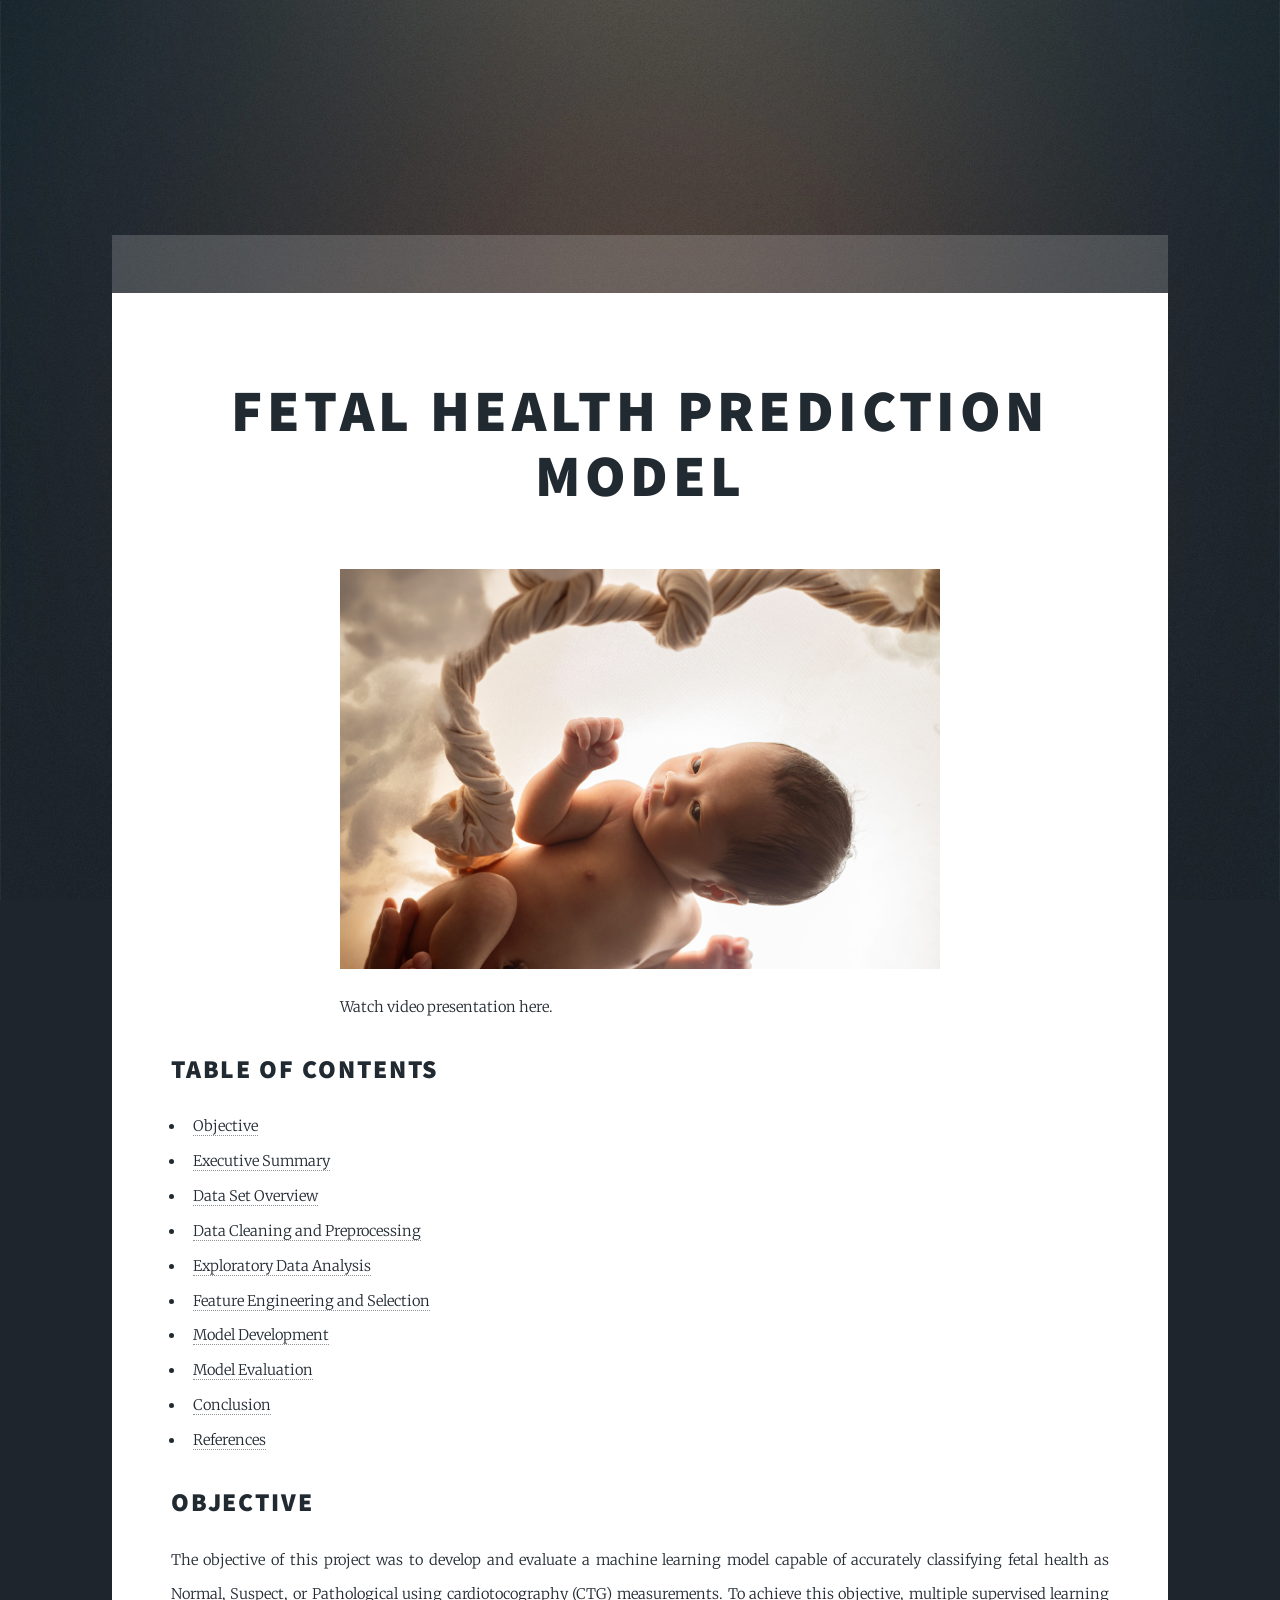
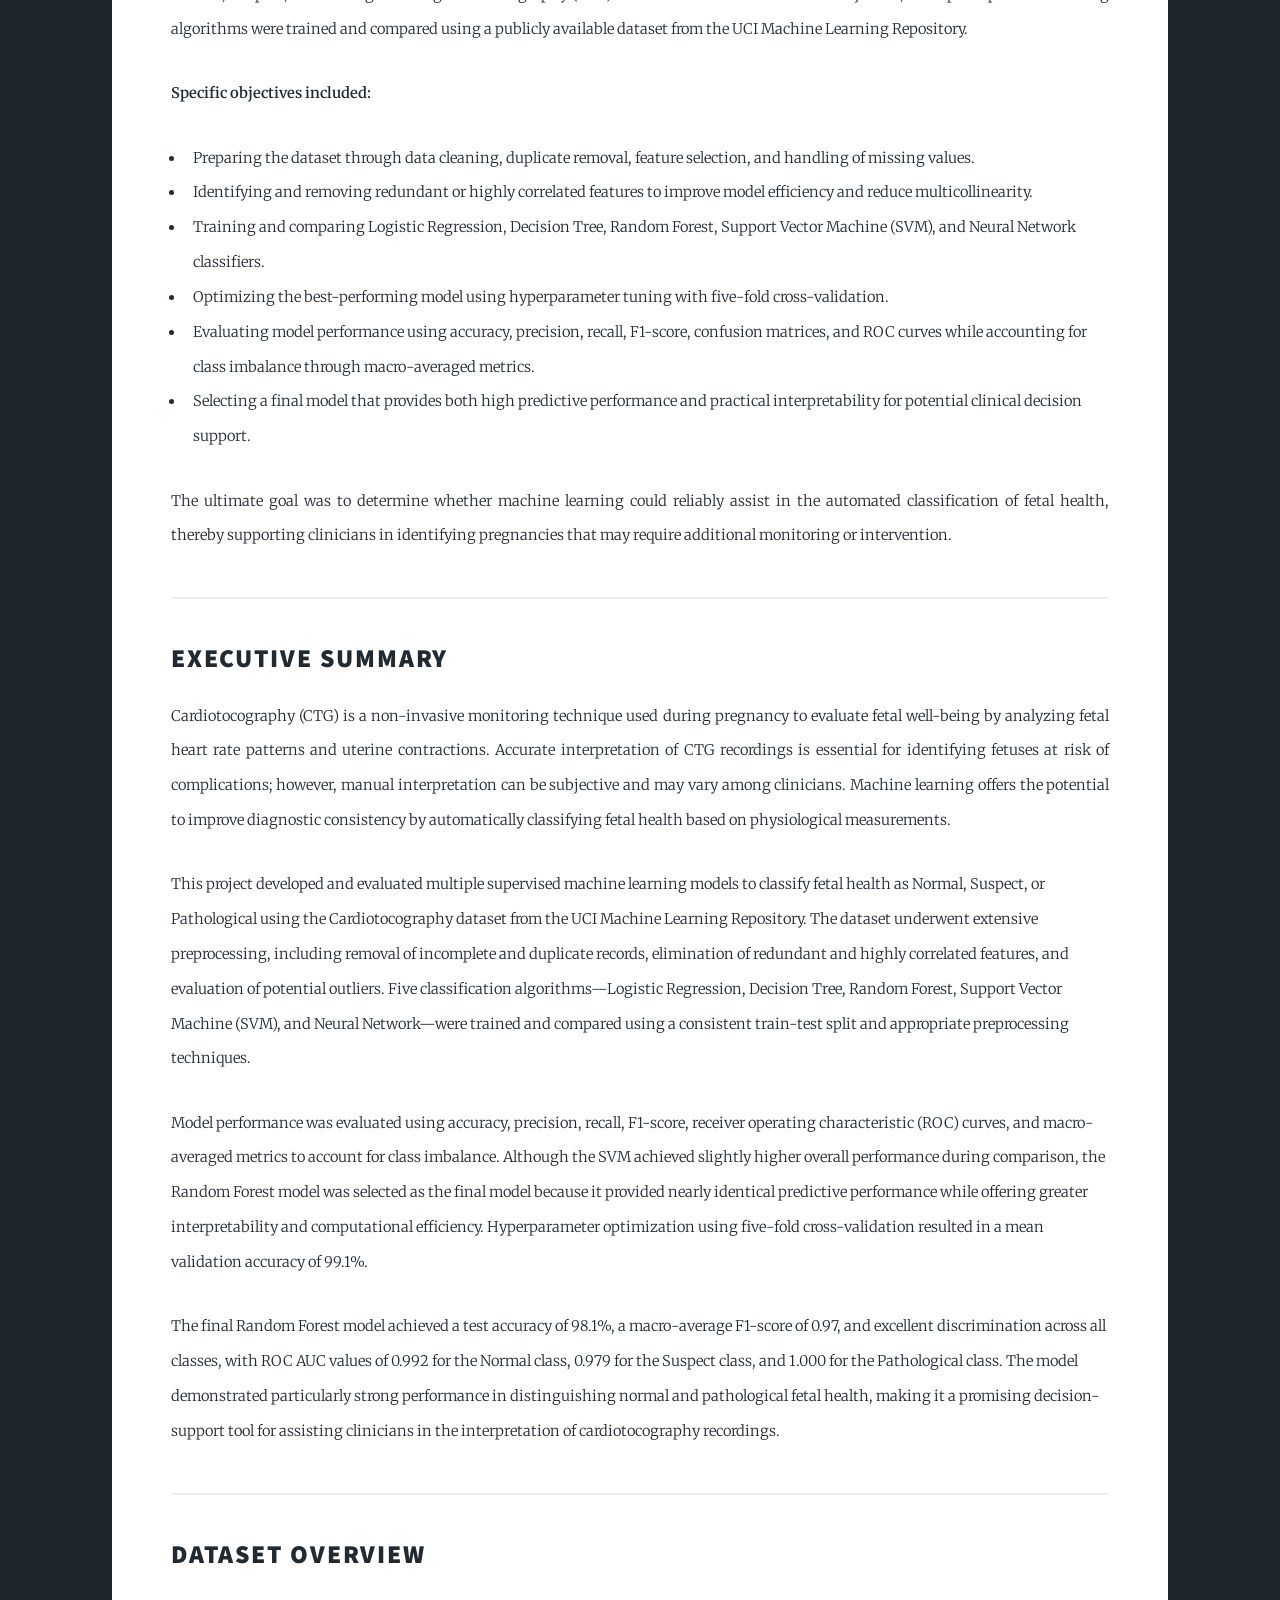
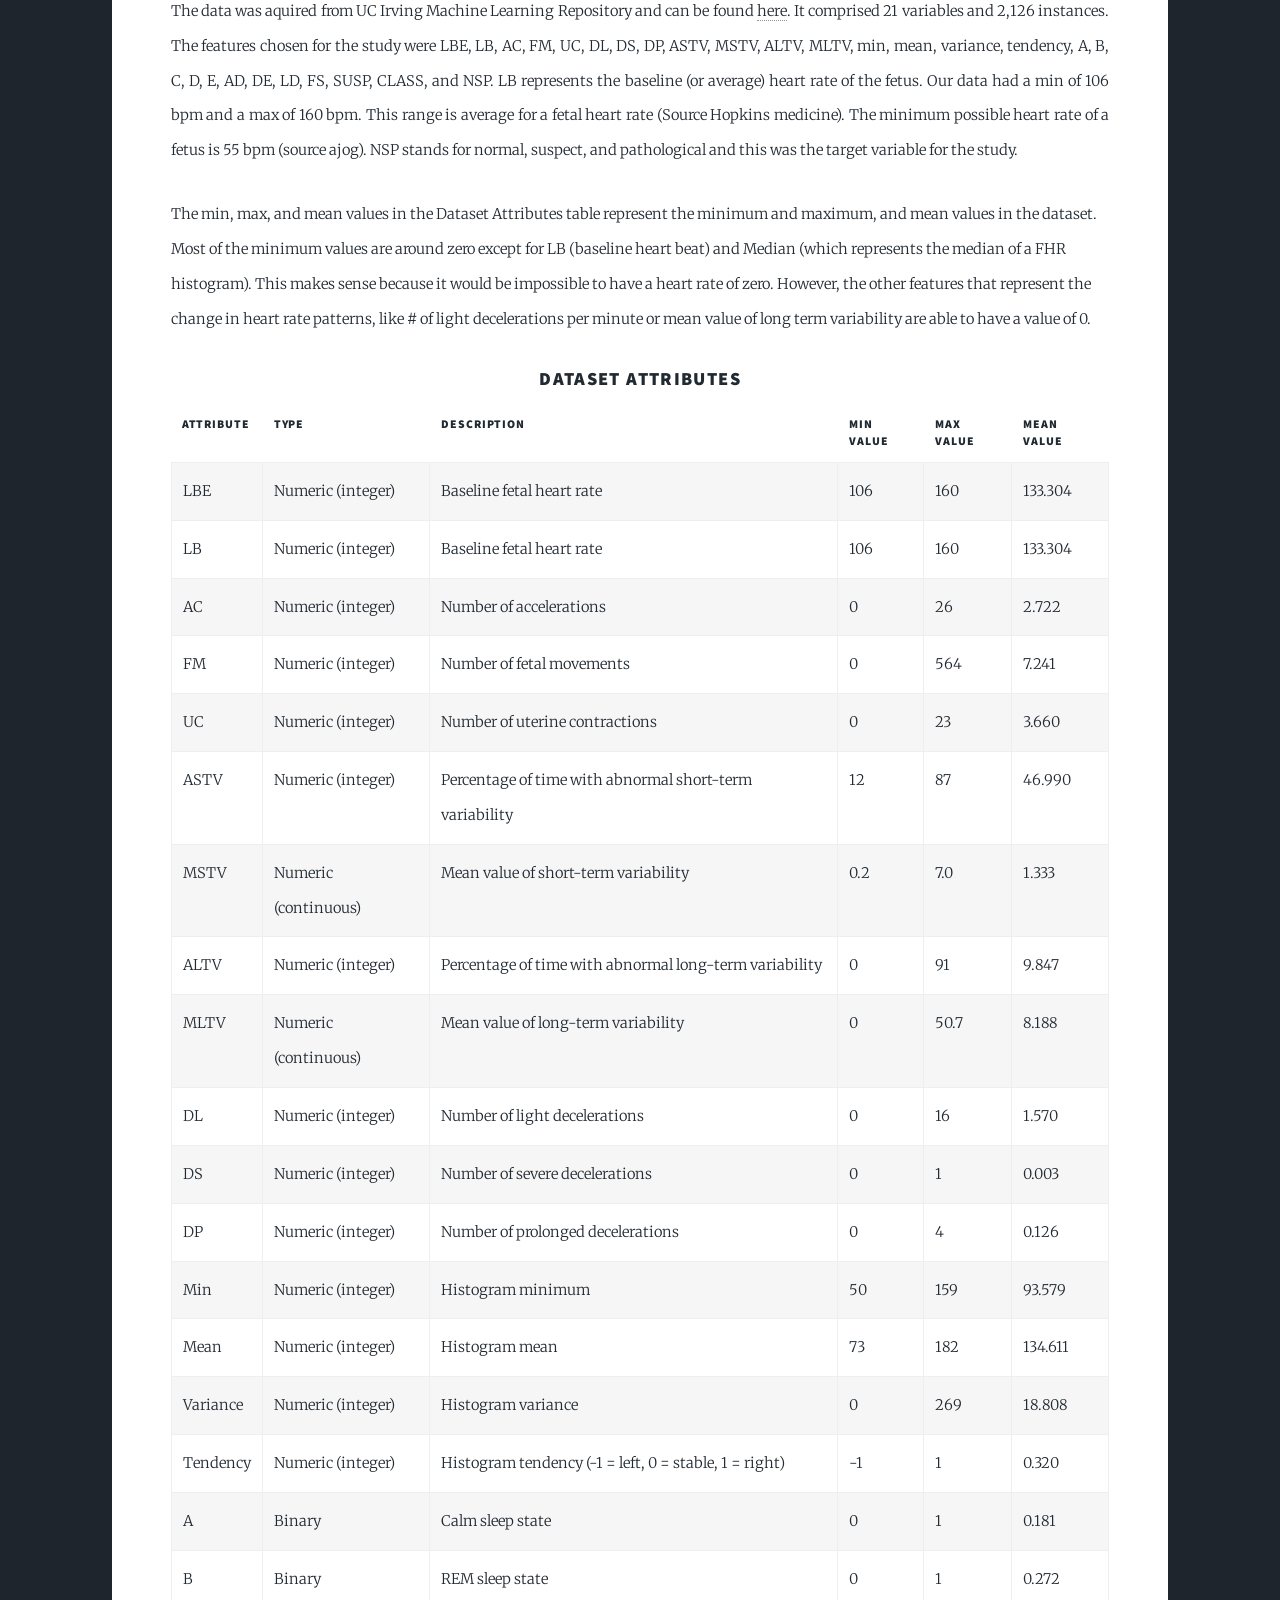
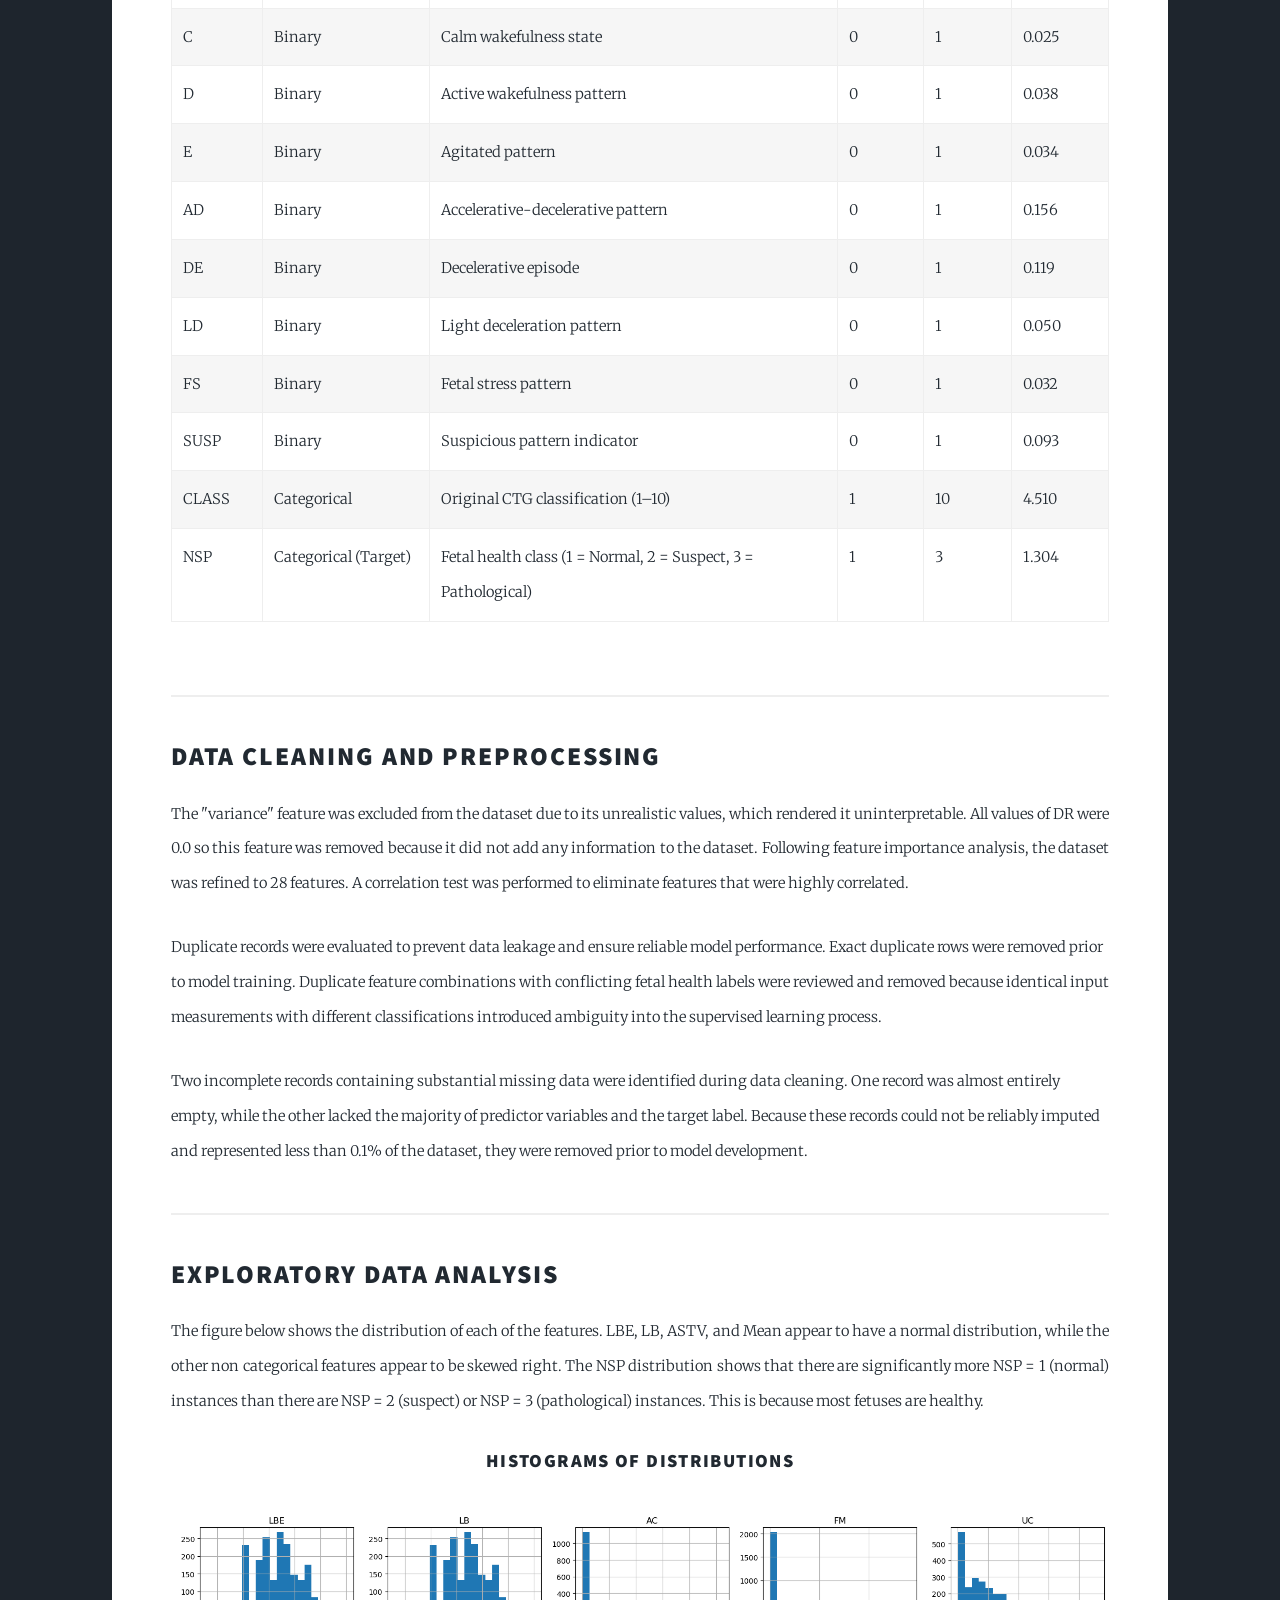
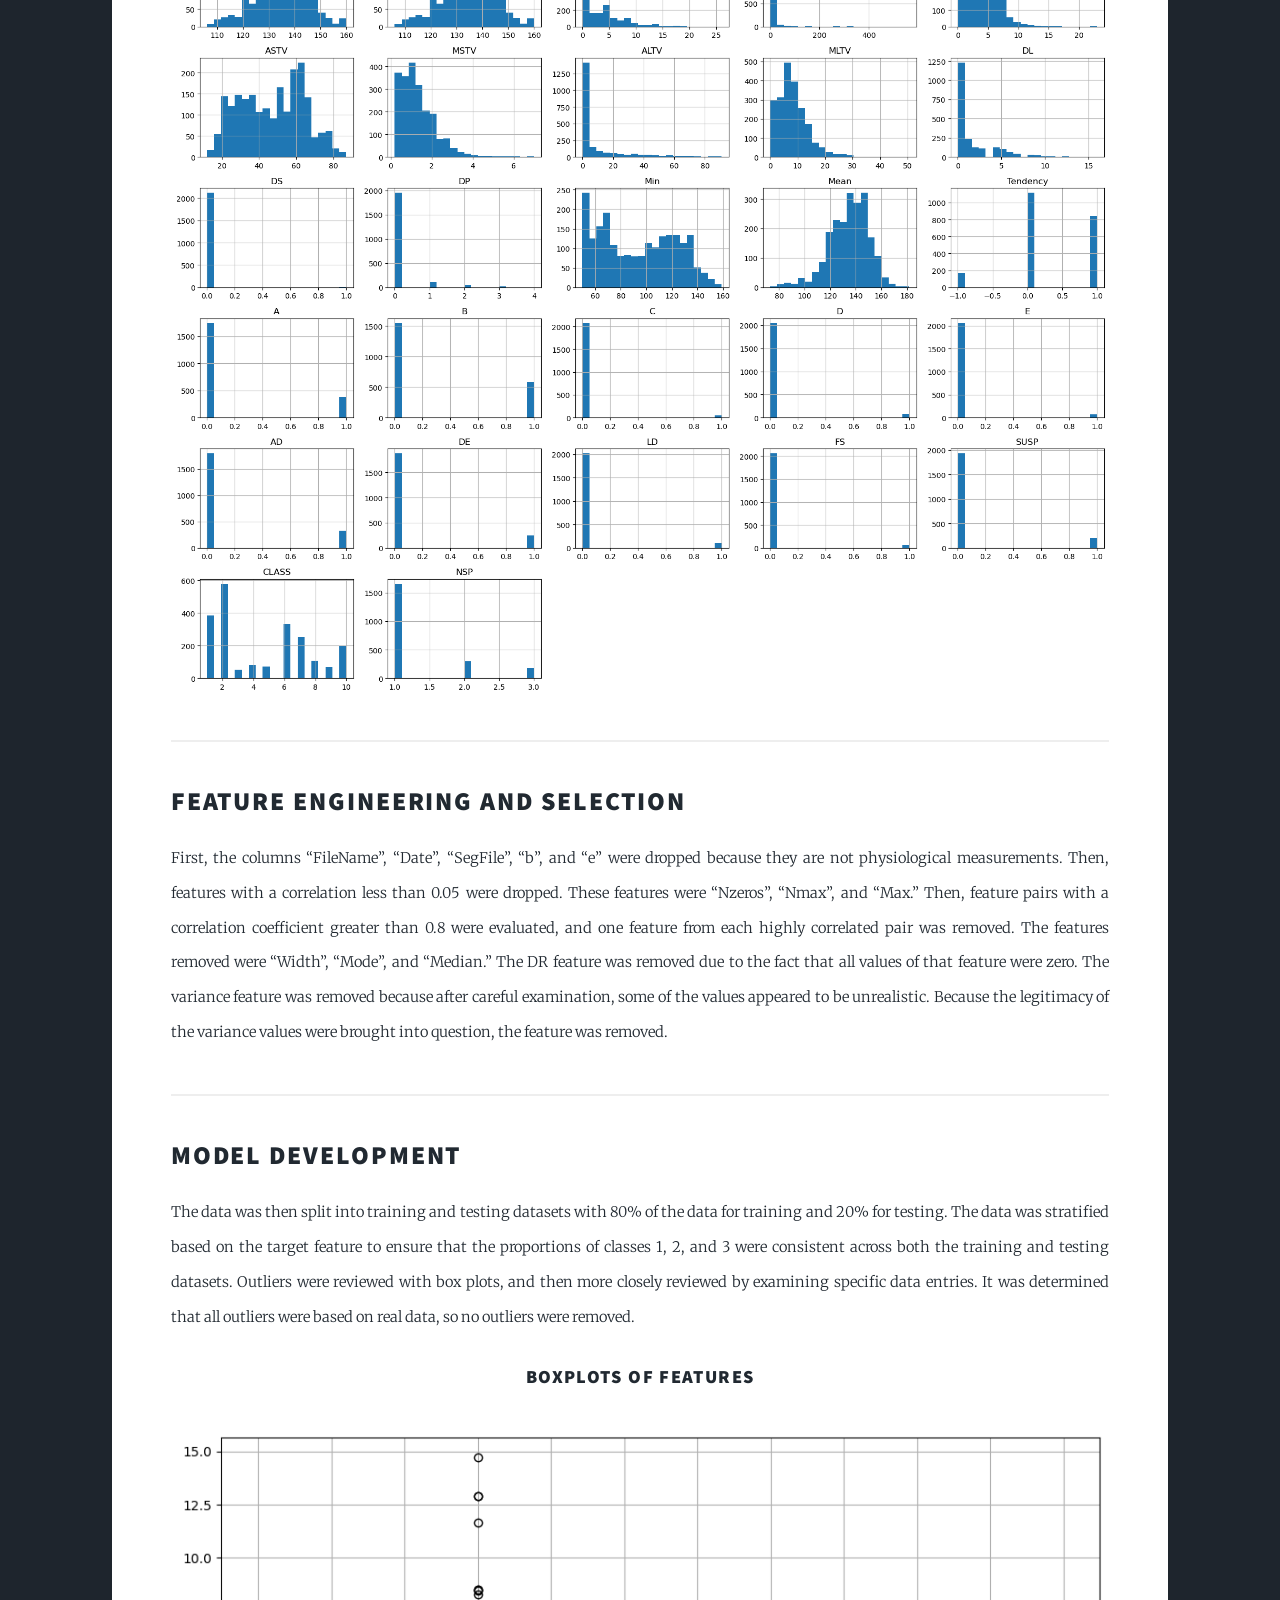
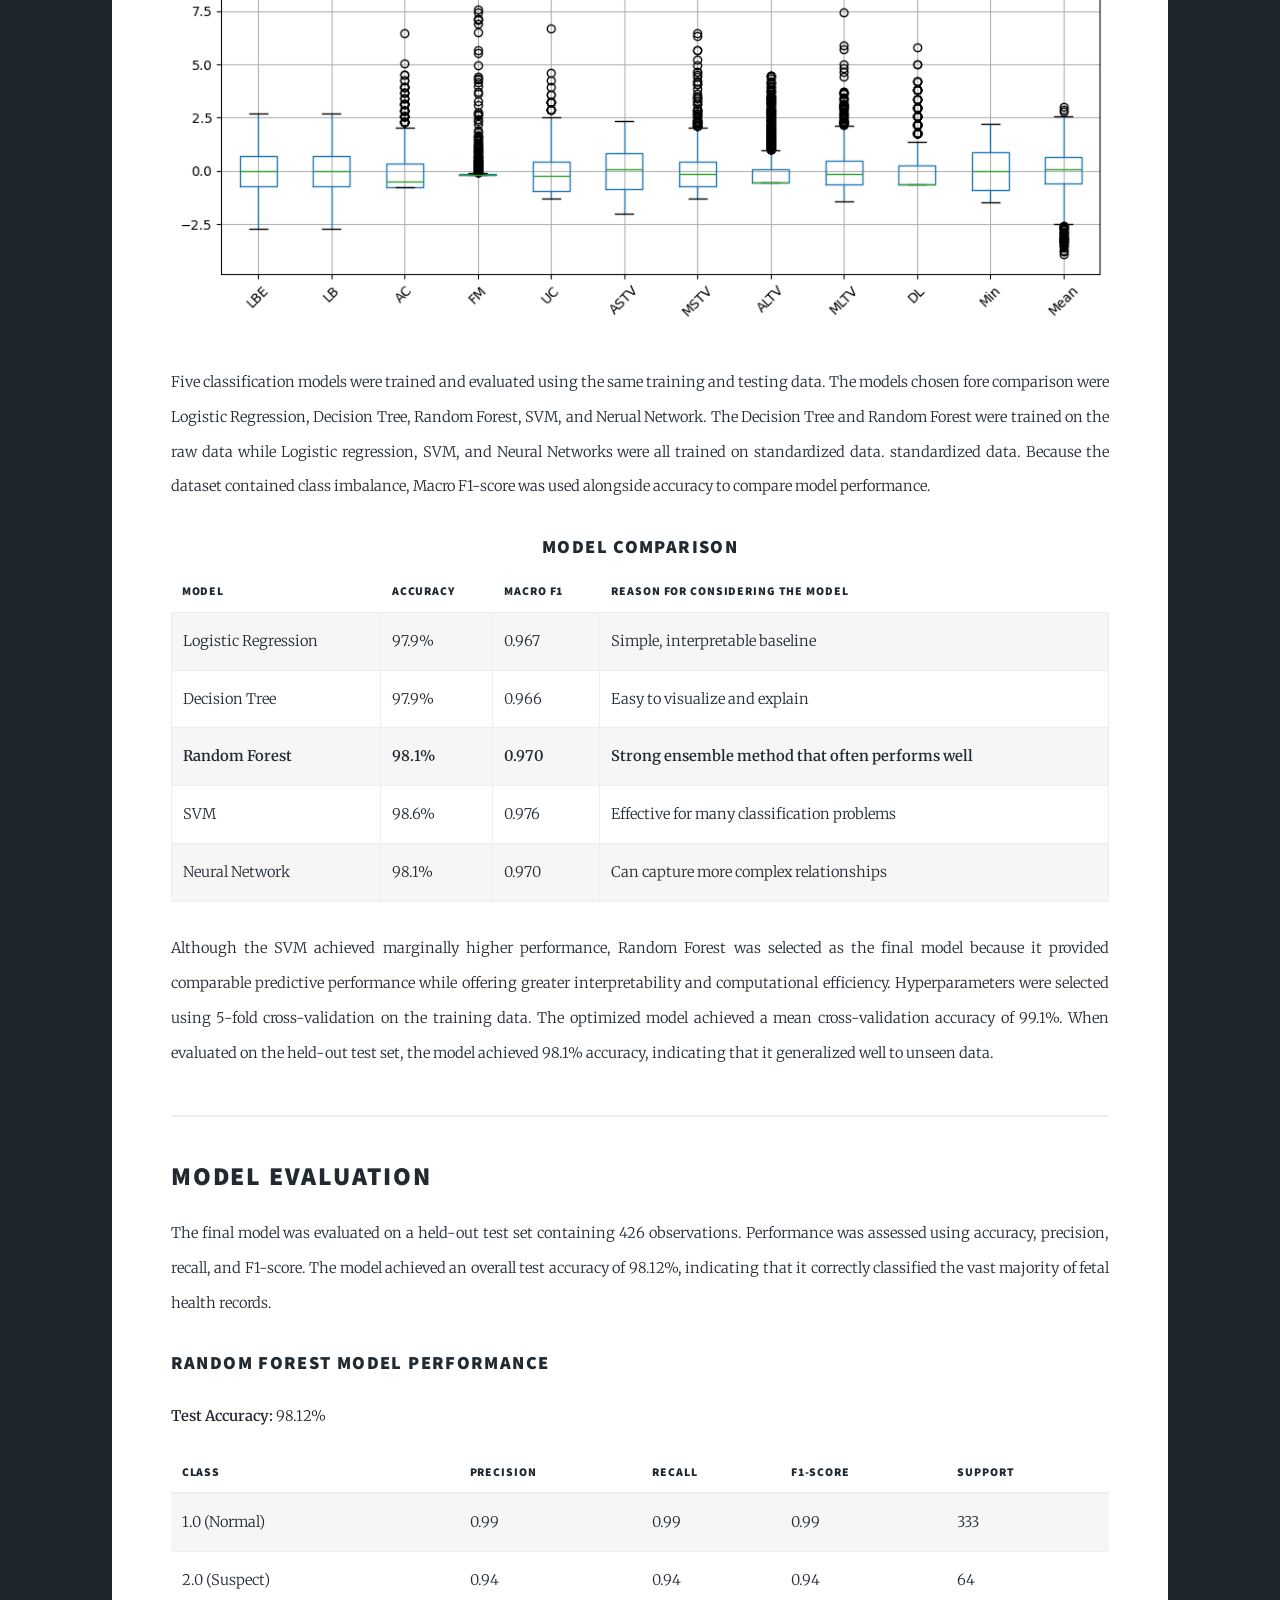
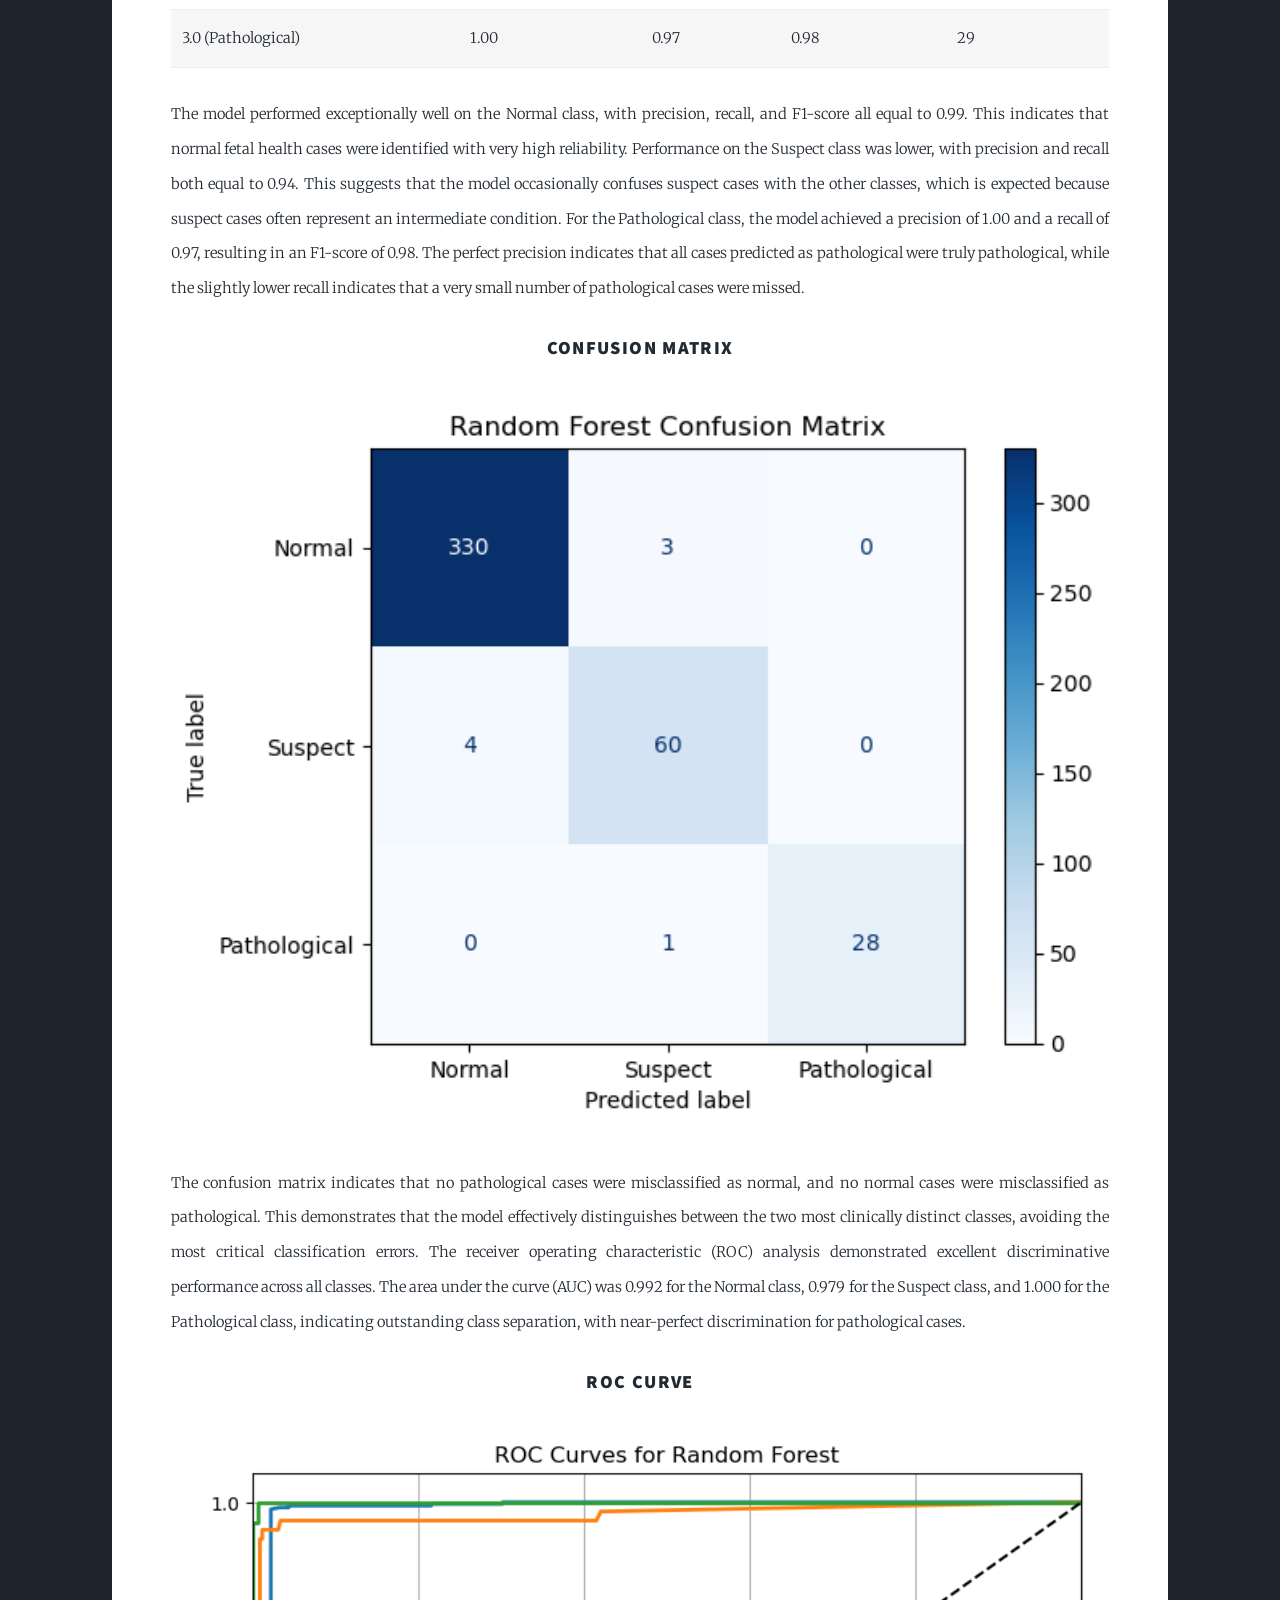
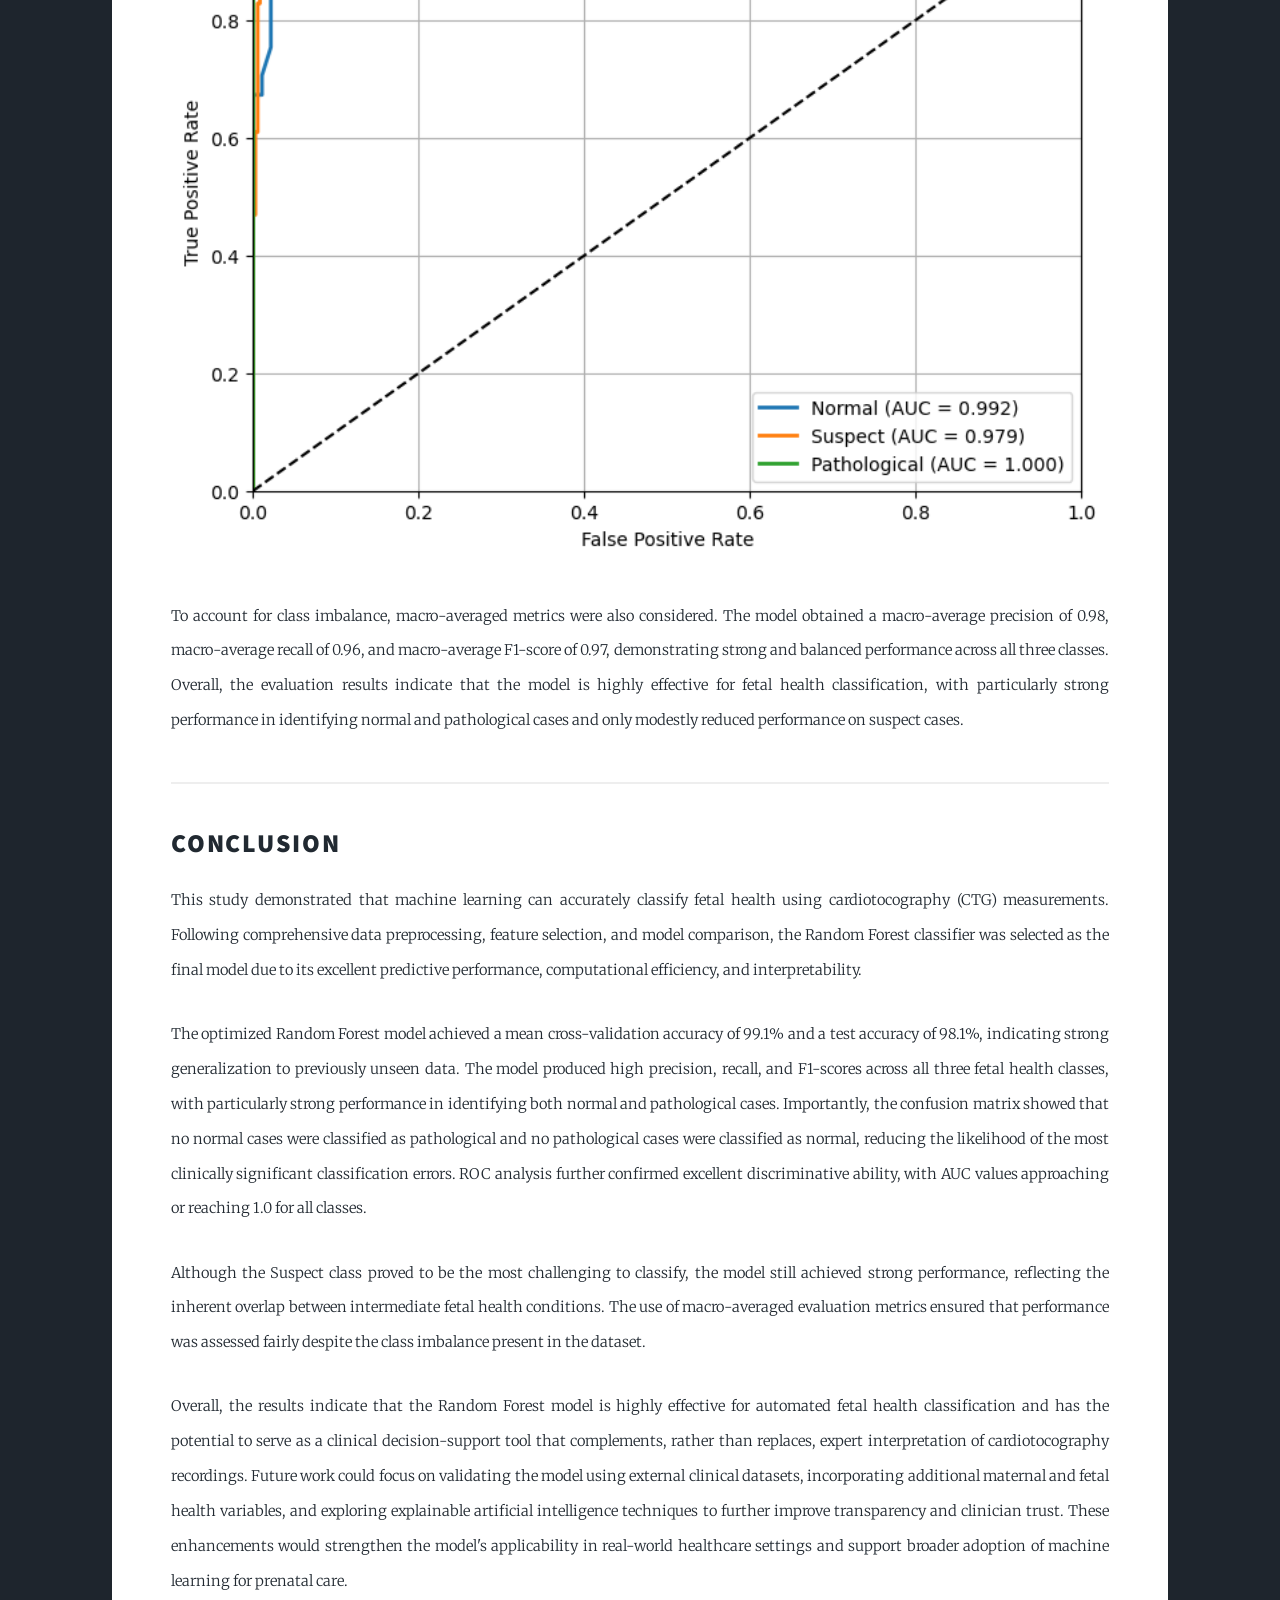
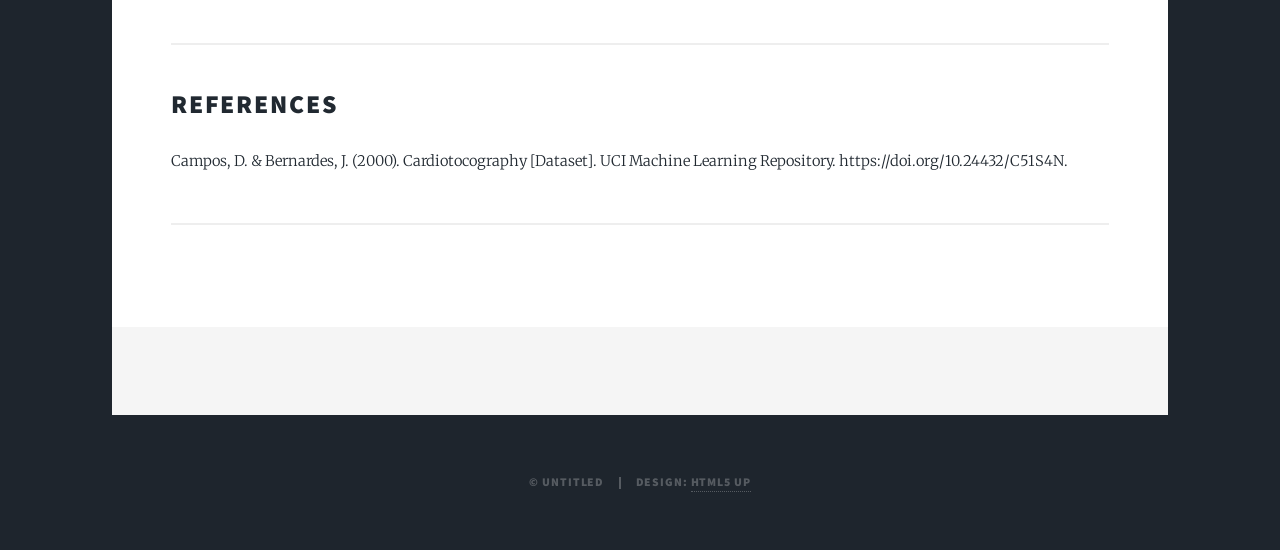
<file: cardiotocography.html>
<!DOCTYPE HTML>
<!--
	Massively by HTML5 UP
	html5up.net | @ajlkn
	Free for personal and commercial use under the CCA 3.0 license (html5up.net/license)
-->
<html>
	<head>
		<title>Sierra Brock Portfolio</title>
		<meta charset="utf-8" />
		<meta name="viewport" content="width=device-width, initial-scale=1, user-scalable=no" />
		<link rel="stylesheet" href="assets/css/main.css" />
		<noscript><link rel="stylesheet" href="assets/css/noscript.css" /></noscript>
	</head>
	<body class="is-preload">

		<!-- Wrapper -->
			<div id="wrapper">

				<!-- Header -->
					<header id="header">
						
					</header>

				<!-- Nav -->
					<nav id="nav">
						
					</nav>

				<!-- Main -->
					<div id="main">

						<!-- Post -->
							<section class="post">
								<header class="major">
									<h1>Fetal Health Prediction Model</h1>
								</header>
								
								<div style="width:600px; margin:auto;">
								<img src="images/fetus.jpg" alt="My Photo" width="600">

								<p style="margin-top:8px; text-align:left;">
									Watch video presentation here.
								</p>
								</div>

								<!-- Table of Contents -->
								<h2>Table of Contents</h2>
								<ul>
								<li><a href="#objective">Objective</a></li>
								<li><a href="#executive_summary">Executive Summary</a></li>
								<li><a href="#dataset_overview">Data Set Overview</a></li>
								<li><a href="#data_cleaning_and_Preprocessing">Data Cleaning and Preprocessing</a></li>
								<li><a href="#exploratory_data_analysis">Exploratory Data Analysis</a></li>
								<li><a href="#feature_engineering_and_selection">Feature Engineering and Selection</a></li>
								<li><a href="#model_development">Model Development</a></li>
								<li><a href="#model_evaluation">Model Evaluation</a></li>
								<li><a href="#conclusion">Conclusion</a></li>
								<li><a href="#references">References</a></li>
								</ul>

								<!-- Text stuff -->
								<section id="objective">
									<h2>Objective</h2>
									<p>The objective of this project was to develop and evaluate a machine learning model capable of
										accurately classifying fetal health as Normal, Suspect, or
										Pathological using cardiotocography (CTG) measurements. To achieve this
										objective, multiple supervised learning algorithms were trained and compared using a publicly
										available dataset from the UCI Machine Learning Repository.
									</p>

									<p><strong>Specific objectives included:</strong></p>

									<ul>
										<li>Preparing the dataset through data cleaning, duplicate removal, feature selection, and handling of missing values.</li>
										<li>Identifying and removing redundant or highly correlated features to improve model efficiency and reduce multicollinearity.</li>
										<li>Training and comparing Logistic Regression, Decision Tree, Random Forest, Support Vector Machine (SVM), and Neural Network classifiers.</li>
										<li>Optimizing the best-performing model using hyperparameter tuning with five-fold cross-validation.</li>
										<li>Evaluating model performance using accuracy, precision, recall, F1-score, confusion matrices, and ROC curves while accounting for class imbalance through macro-averaged metrics.</li>
										<li>Selecting a final model that provides both high predictive performance and practical interpretability for potential clinical decision support.</li>
									</ul>

									<p>
										The ultimate goal was to determine whether machine learning could reliably assist in the
										automated classification of fetal health, thereby supporting clinicians in identifying
										pregnancies that may require additional monitoring or intervention.</p>
									<hr />
								</section>

								<section id="executive_summary">
									<h2>Executive Summary</h2>
									<p>Cardiotocography (CTG) is a non-invasive monitoring technique used during 
										pregnancy to evaluate fetal well-being by analyzing fetal heart rate 
										patterns and uterine contractions. Accurate interpretation of CTG 
										recordings is essential for identifying fetuses at risk of complications; 
										however, manual interpretation can be subjective and may vary among clinicians. 
										Machine learning offers the potential to improve diagnostic consistency by 
										automatically classifying fetal health based on physiological measurements.</p>

										This project developed and evaluated multiple supervised machine learning models 
										to classify fetal health as Normal, Suspect, or Pathological using the 
										Cardiotocography dataset from the UCI Machine Learning Repository. The dataset 
										underwent extensive preprocessing, including removal of incomplete and duplicate 
										records, elimination of redundant and highly correlated features, and evaluation 
										of potential outliers. Five classification algorithms—Logistic Regression, 
										Decision Tree, Random Forest, Support Vector Machine (SVM), and Neural 
										Network—were trained and compared using a consistent train-test split and 
										appropriate preprocessing techniques. </p>

										Model performance was evaluated using accuracy, precision, recall, F1-score, 
										receiver operating characteristic (ROC) curves, and macro-averaged metrics to 
										account for class imbalance. Although the SVM achieved slightly higher overall 
										performance during comparison, the Random Forest model was selected as the final 
										model because it provided nearly identical predictive performance while offering 
										greater interpretability and computational efficiency. Hyperparameter 
										optimization using five-fold cross-validation resulted in a mean validation 
										accuracy of 99.1%. </p>

										The final Random Forest model achieved a test accuracy of 98.1%, a macro-average 
										F1-score of 0.97, and excellent discrimination across all classes, with ROC AUC 
										values of 0.992 for the Normal class, 0.979 for the Suspect class, and 1.000 for 
										the Pathological class. The model demonstrated particularly strong performance 
										in distinguishing normal and pathological fetal health, making it a promising 
										decision-support tool for assisting clinicians in the interpretation of 
										cardiotocography recordings. </p>


									<hr />
								</section>

								<section id="dataset_overview">
									<h2>Dataset Overview</h2>
									<p>The data was aquired from UC Irving Machine Learning Repository and can be found 
									<a href="https://archive.ics.uci.edu/dataset/193/cardiotocography" target="_blank" rel="noopener noreferrer">here</a>.
									It comprised 21 variables and 2,126 instances. The features chosen for the study were LBE, LB, 
									AC, FM, UC, DL, DS, DP, ASTV, MSTV, ALTV, MLTV, min, mean, variance, tendency, A, B, C, D, E, AD, 
									DE, LD, FS, SUSP, CLASS, and NSP. LB represents the 
									baseline (or average) heart rate of the fetus. Our data had a min of 106 
									bpm and a max of 160 bpm. This range is average for a fetal heart rate 
									(Source Hopkins medicine). The minimum possible heart rate of a fetus is 55 
									bpm (source ajog). NSP stands for normal, suspect, and pathological and 
									this was the target variable for the study.</p> 
									The min, max, and mean values in the Dataset Attributes table represent the minimum and 
									maximum, and mean values in the dataset. Most of the minimum values are 
									around zero except for LB (baseline heart beat) and Median (which represents 
									the median of a FHR histogram). This makes sense because it would be 
									impossible to have a heart rate of zero. However, the other features 
									that represent the change in heart rate patterns, like # of light 
									decelerations per minute or mean value of long term variability are able 
									to have a value of 0.</p>

									<!-- Table -->
									<h3 style="text-align: center;">Dataset Attributes</h3>

									<div class="table-wrapper">
									<table class="alt">

										<thead>
											<tr>
												<th>Attribute</th>
												<th>Type</th>
												<th>Description</th>
												<th>Min Value</th>
												<th>Max Value</th>
												<th>Mean Value</th>
											</tr>
										</thead>

										<tbody>
											<tr>
												<td>LBE</td>
												<td>Numeric (integer)</td>
												<td>Baseline fetal heart rate</td>
												<td>106</td>
												<td>160</td>
												<td>133.304</td>
											</tr>

											<tr>
												<td>LB</td>
												<td>Numeric (integer)</td>
												<td>Baseline fetal heart rate</td>
												<td>106</td>
												<td>160</td>
												<td>133.304</td>
											</tr>

											<tr>
												<td>AC</td>
												<td>Numeric (integer)</td>
												<td>Number of accelerations</td>
												<td>0</td>
												<td>26</td>
												<td>2.722</td>
											</tr>

											<tr>
												<td>FM</td>
												<td>Numeric (integer)</td>
												<td>Number of fetal movements</td>
												<td>0</td>
												<td>564</td>
												<td>7.241</td>
											</tr>

											<tr>
												<td>UC</td>
												<td>Numeric (integer)</td>
												<td>Number of uterine contractions</td>
												<td>0</td>
												<td>23</td>
												<td>3.660</td>
											</tr>

											<tr>
												<td>ASTV</td>
												<td>Numeric (integer)</td>
												<td>Percentage of time with abnormal short-term variability</td>
												<td>12</td>
												<td>87</td>
												<td>46.990</td>
											</tr>

											<tr>
												<td>MSTV</td>
												<td>Numeric (continuous)</td>
												<td>Mean value of short-term variability</td>
												<td>0.2</td>
												<td>7.0</td>
												<td>1.333</td>
											</tr>

											<tr>
												<td>ALTV</td>
												<td>Numeric (integer)</td>
												<td>Percentage of time with abnormal long-term variability</td>
												<td>0</td>
												<td>91</td>
												<td>9.847</td>
											</tr>

											<tr>
												<td>MLTV</td>
												<td>Numeric (continuous)</td>
												<td>Mean value of long-term variability</td>
												<td>0</td>
												<td>50.7</td>
												<td>8.188</td>
											</tr>

											<tr>
												<td>DL</td>
												<td>Numeric (integer)</td>
												<td>Number of light decelerations</td>
												<td>0</td>
												<td>16</td>
												<td>1.570</td>
											</tr>

											<tr>
												<td>DS</td>
												<td>Numeric (integer)</td>
												<td>Number of severe decelerations</td>
												<td>0</td>
												<td>1</td>
												<td>0.003</td>
											</tr>

											<tr>
												<td>DP</td>
												<td>Numeric (integer)</td>
												<td>Number of prolonged decelerations</td>
												<td>0</td>
												<td>4</td>
												<td>0.126</td>
											</tr>


											<tr>
												<td>Min</td>
												<td>Numeric (integer)</td>
												<td>Histogram minimum</td>
												<td>50</td>
												<td>159</td>
												<td>93.579</td>
											</tr>

											<tr>
												<td>Mean</td>
												<td>Numeric (integer)</td>
												<td>Histogram mean</td>
												<td>73</td>
												<td>182</td>
												<td>134.611</td>
											</tr>

											<tr>
												<td>Variance</td>
												<td>Numeric (integer)</td>
												<td>Histogram variance</td>
												<td>0</td>
												<td>269</td>
												<td>18.808</td>
											</tr>

											<tr>
												<td>Tendency</td>
												<td>Numeric (integer)</td>
												<td>Histogram tendency (-1 = left, 0 = stable, 1 = right)</td>
												<td>-1</td>
												<td>1</td>
												<td>0.320</td>
											</tr>

											<tr>
												<td>A</td>
												<td>Binary</td>
												<td>Calm sleep state</td>
												<td>0</td>
												<td>1</td>
												<td>0.181</td>
											</tr>

											<tr>
												<td>B</td>
												<td>Binary</td>
												<td>REM sleep state</td>
												<td>0</td>
												<td>1</td>
												<td>0.272</td>
											</tr>

											<tr>
												<td>C</td>
												<td>Binary</td>
												<td>Calm wakefulness state</td>
												<td>0</td>
												<td>1</td>
												<td>0.025</td>
											</tr>

											<tr>
												<td>D</td>
												<td>Binary</td>
												<td>Active wakefulness pattern</td>
												<td>0</td>
												<td>1</td>
												<td>0.038</td>
											</tr>

											<tr>
												<td>E</td>
												<td>Binary</td>
												<td>Agitated pattern</td>
												<td>0</td>
												<td>1</td>
												<td>0.034</td>
											</tr>

											<tr>
												<td>AD</td>
												<td>Binary</td>
												<td>Accelerative-decelerative pattern</td>
												<td>0</td>
												<td>1</td>
												<td>0.156</td>
											</tr>

											<tr>
												<td>DE</td>
												<td>Binary</td>
												<td>Decelerative episode</td>
												<td>0</td>
												<td>1</td>
												<td>0.119</td>
											</tr>

											<tr>
												<td>LD</td>
												<td>Binary</td>
												<td>Light deceleration pattern</td>
												<td>0</td>
												<td>1</td>
												<td>0.050</td>
											</tr>

											<tr>
												<td>FS</td>
												<td>Binary</td>
												<td>Fetal stress pattern</td>
												<td>0</td>
												<td>1</td>
												<td>0.032</td>
											</tr>

											<tr>
												<td>SUSP</td>
												<td>Binary</td>
												<td>Suspicious pattern indicator</td>
												<td>0</td>
												<td>1</td>
												<td>0.093</td>
											</tr>

											<tr>
												<td>CLASS</td>
												<td>Categorical</td>
												<td>Original CTG classification (1–10)</td>
												<td>1</td>
												<td>10</td>
												<td>4.510</td>
											</tr>

											<tr>
												<td>NSP</td>
												<td>Categorical (Target)</td>
												<td>Fetal health class (1 = Normal, 2 = Suspect, 3 = Pathological)</td>
												<td>1</td>
												<td>3</td>
												<td>1.304</td>
											</tr>

										</tbody>
									</table>
								</div>

									


									<hr />
								</section>

								<section id="data_cleaning_and_Preprocessing">
									<h2>Data Cleaning and Preprocessing</h2>
									<p>The "variance" feature was excluded from the dataset due to its unrealistic 
										values, which rendered it uninterpretable. All values of DR were 0.0 so 
										this feature was removed because it did not add any information to the 
										dataset. Following feature importance analysis, the dataset was refined 
										to 28 features. A correlation test was performed to eliminate features 
										that were highly correlated.</p>

										 Duplicate records were evaluated to prevent data leakage and ensure 
										 reliable model performance. Exact duplicate rows were removed prior to 
										 model training. Duplicate feature combinations with conflicting fetal 
										 health labels were reviewed and removed because identical input 
										 measurements with different classifications introduced ambiguity 
										 into the supervised learning process.</p>

										 Two incomplete records containing substantial missing data were 
										 identified during data cleaning. One record was almost entirely empty, 
										 while the other lacked the majority of predictor variables and the target 
										 label. Because these records could not be reliably imputed and 
										 represented less than 0.1% of the dataset, they were removed prior to 
										 model development. </p>
									<hr />
								</section>

								<section id="exploratory_data_analysis">
									<h2>Exploratory Data Analysis</h2>
									
										<p>The figure below shows the distribution of each of the features.  
											LBE, LB, ASTV, and Mean appear to have a normal distribution, while the other 
											non categorical features appear to be skewed right. The NSP distribution shows that there are significantly 
											more NSP = 1 (normal) instances than there are NSP = 2 (suspect) or NSP = 3 
											(pathological) instances. This is because most fetuses are healthy.</p>
										<h3 style="text-align: center;">Histograms of Distributions</h3>
										<span class="image fit"><img src="images/Cardio1.png" alt="" /></span>
									
									<hr />
								</section>

								<section id="feature_engineering_and_selection">
									<h2>Feature Engineering and Selection</h2>
									<p>First, the columns “FileName”, “Date”, “SegFile”, “b”, and “e” 
										were dropped because they are not physiological measurements. 
										Then, features with a correlation less than 0.05 were dropped. 
										These features were “Nzeros”, “Nmax”, and “Max.” Then, feature 
										pairs with a correlation coefficient greater than 0.8 were evaluated, 
										and one feature from each highly correlated pair was removed. The 
										features removed were “Width”, “Mode”, and “Median.” The DR feature was removed
										due to the fact that all values of that feature were zero. The variance
										feature was removed because after careful examination, some of the values
										appeared to be unrealistic. Because the legitimacy of the variance values
										were brought into question, the feature was removed. 
									</p>
									<hr />
								</section>

								<section id="model_development">
									<h2>Model Development</h2>
									<p>The data was then split into training and testing datasets with 
										80% of the data for training and 20% for testing. The data was 
										stratified based on the target feature to ensure that the proportions 
										of classes 1, 2, and 3 were consistent across both the training and 
										testing datasets. Outliers were reviewed with box plots, and then more
										closely reviewed by examining specific data entries. It was determined
										that all outliers were based on real data, so no outliers were removed.</p>

										<h3 style="text-align: center;">Boxplots of Features</h3>
										<span class="image fit"><img src="images/boxplot.png" alt="" /></span>

									<p>
									Five classification models were trained and evaluated using the same training 
									and testing data. The models chosen fore comparison were Logistic Regression, 
									Decision Tree, Random Forest, SVM, and Nerual Network. The Decision Tree and Random 
									Forest were trained on the raw data while
									Logistic regression, SVM, and Neural Networks were all trained on standardized data. 
									standardized data. 
									Because the dataset 
									contained class imbalance, Macro F1-score 
									was used alongside accuracy to compare model performance. 

									
									</p>
								

									
				
								<!-- Model Comparison Table -->
								<h3 style="text-align: center;">Model Comparison</h3>

								<div class="table-wrapper">
									<table class="alt">
										<thead>
											<tr>
												<th>Model</th>
												<th>Accuracy</th>
												<th>Macro F1</th>
												<th>Reason for considering the model</th>
											</tr>
										</thead>
										<tbody>
											<tr>
												<td>Logistic Regression</td>
												<td>97.9%</td>
												<td>0.967</td>
												<td>Simple, interpretable baseline</td>
											</tr>
											<tr>
												<td>Decision Tree</td>
												<td>97.9%</td>
												<td>0.966</td>
												<td>Easy to visualize and explain</td>
											</tr>
											<tr>
												<td><strong>Random Forest</strong></td>
												<td><strong>98.1%</strong></td>
												<td><strong>0.970</strong></td>
												<td><strong>Strong ensemble method that often performs well</strong></td>
											</tr>
											<tr>
												<td>SVM</td>
												<td>98.6%</td>
												<td>0.976</td>
												<td>Effective for many classification problems</td>
											</tr>
											<tr>
												<td>Neural Network</td>
												<td>98.1%</td>
												<td>0.970</td>
												<td>Can capture more complex relationships</td>
											</tr>
										</tbody>
									</table>
								</div>

								

								<p> Although the SVM achieved marginally higher performance, Random Forest 
										was selected as the final model because it provided comparable predictive 
										performance while offering greater interpretability and computational efficiency. Hyperparameters were selected using 5-fold cross-validation on the training data. 
									The optimized model achieved a mean cross-validation accuracy of 99.1%. When 
									evaluated on the held-out test set, the model achieved 98.1% accuracy, indicating 
									that it generalized well to unseen data. </p>


								<hr />
								</section>

								<section id="model_evaluation">
									<h2>Model Evaluation</h2>
									<p>The final model was evaluated on a held-out test set containing 426 observations. 
										Performance was assessed using accuracy, precision, recall, and F1-score. The model 
										achieved an overall test accuracy of 98.12%, indicating that it correctly classified 
										the vast majority of fetal health records. </p>


									<h3>Random Forest Model Performance</h3>

									<p><strong>Test Accuracy:</strong> 98.12%</p>

									<table border="1" cellspacing="0" cellpadding="8">
										<thead>
											<tr>
												<th>Class</th>
												<th>Precision</th>
												<th>Recall</th>
												<th>F1-Score</th>
												<th>Support</th>
											</tr>
										</thead>
										<tbody>
											<tr>
												<td>1.0 (Normal)</td>
												<td>0.99</td>
												<td>0.99</td>
												<td>0.99</td>
												<td>333</td>
											</tr>
											<tr>
												<td>2.0 (Suspect)</td>
												<td>0.94</td>
												<td>0.94</td>
												<td>0.94</td>
												<td>64</td>
											</tr>
											<tr>
												<td>3.0 (Pathological)</td>
												<td>1.00</td>
												<td>0.97</td>
												<td>0.98</td>
												<td>29</td>
											</tr>
										
									</table>

									<p>The model performed exceptionally well on the Normal class, with precision, recall, and F1-score 
										all equal to 0.99. This indicates that normal fetal health cases were identified with very high 
										reliability. Performance on the Suspect class was lower, with precision and recall both equal to 0.94. 
										This suggests that the model occasionally confuses suspect cases with the other classes, 
										which is expected because suspect cases often represent an intermediate condition. For the Pathological 
										class, the model achieved a precision of 1.00 and a recall of 0.97, resulting in an F1-score of 
										0.98. The perfect precision indicates that all cases predicted as pathological were truly 
										pathological, while the slightly lower recall indicates that a very small number of pathological 
										cases were missed.</p>



									<h3 style="text-align: center;">Confusion Matrix</h3>
										<span class="image fit"><img src="images/confusion_matrix.png" alt="" /></span>
									
										<p> The confusion matrix indicates that no pathological cases were misclassified as normal, and no 
											normal cases were misclassified as pathological. This demonstrates that the model effectively 
											distinguishes between the two most clinically distinct classes, avoiding the most critical 
											classification errors. The receiver operating characteristic (ROC) analysis demonstrated excellent 
											discriminative performance across all classes. The area under the curve (AUC) was 0.992 for the 
											Normal class, 0.979 for the Suspect class, and 1.000 for the Pathological class, indicating outstanding 
											class separation, with near-perfect discrimination for pathological cases.

										</p>

										<h3 style="text-align: center;">ROC Curve</h3>
										<span class="image fit"><img src="images/roc_curve.png" alt="" /></span>


										<p>To account for class imbalance, macro-averaged metrics were also considered. The model 
										obtained a macro-average precision of 0.98, macro-average recall of 0.96, and macro-average 
										F1-score of 0.97, demonstrating strong and balanced performance across all three classes. Overall, 
										the evaluation results indicate that the model is highly effective for fetal health classification, 
										with particularly strong performance in identifying normal and pathological cases and only modestly 
										reduced performance on suspect cases. </p>

									<hr />
								</section>

								<section id="conclusion">
									<h2>Conclusion</h2>
									<p>This study demonstrated that machine learning can accurately classify fetal health using
										cardiotocography (CTG) measurements. Following comprehensive data preprocessing, feature
										selection, and model comparison, the Random Forest classifier was selected as the final model
										due to its excellent predictive performance, computational efficiency, and interpretability.
									</p>

									<p>
										The optimized Random Forest model achieved a mean cross-validation accuracy of
										99.1% and a test accuracy of 98.1%, indicating strong
										generalization to previously unseen data. The model produced high precision, recall, and
										F1-scores across all three fetal health classes, with particularly strong performance in
										identifying both normal and pathological cases. Importantly, the confusion matrix showed that
										no normal cases were classified as pathological and no pathological cases were classified as
										normal, reducing the likelihood of the most clinically significant classification errors.
										ROC analysis further confirmed excellent discriminative ability, with AUC values approaching
										or reaching 1.0 for all classes.
									</p>

									<p>
										Although the Suspect class proved to be the most challenging to classify,
										the model still achieved strong performance, reflecting the inherent overlap between
										intermediate fetal health conditions. The use of macro-averaged evaluation metrics ensured
										that performance was assessed fairly despite the class imbalance present in the dataset.
									</p>

									<p>
										Overall, the results indicate that the Random Forest model is highly effective for automated
										fetal health classification and has the potential to serve as a clinical decision-support tool
										that complements, rather than replaces, expert interpretation of cardiotocography recordings.
										Future work could focus on validating the model using external clinical datasets,
										incorporating additional maternal and fetal health variables, and exploring explainable
										artificial intelligence techniques to further improve transparency and clinician trust. These
										enhancements would strengthen the model's applicability in real-world healthcare settings and
										support broader adoption of machine learning for prenatal care.</p>
									<hr />
								</section>


								<section id="references">
									<h2>References</h2>
									<p>Campos, D. & Bernardes, J. (2000). Cardiotocography [Dataset]. UCI Machine Learning 
										Repository. https://doi.org/10.24432/C51S4N.</p>
									<hr />
								</section>



									

					</div>

				<!-- Footer -->
					<footer id="footer">
						<section>
							
						</section>
					</footer>

				<!-- Copyright -->
					<div id="copyright">
						<ul><li>&copy; Untitled</li><li>Design: <a href="https://html5up.net">HTML5 UP</a></li></ul>
					</div>

			</div>

		<!-- Scripts -->
			<script src="assets/js/jquery.min.js"></script>
			<script src="assets/js/jquery.scrollex.min.js"></script>
			<script src="assets/js/jquery.scrolly.min.js"></script>
			<script src="assets/js/browser.min.js"></script>
			<script src="assets/js/breakpoints.min.js"></script>
			<script src="assets/js/util.js"></script>
			<script src="assets/js/main.js"></script>

	</body>
</html>
</file>
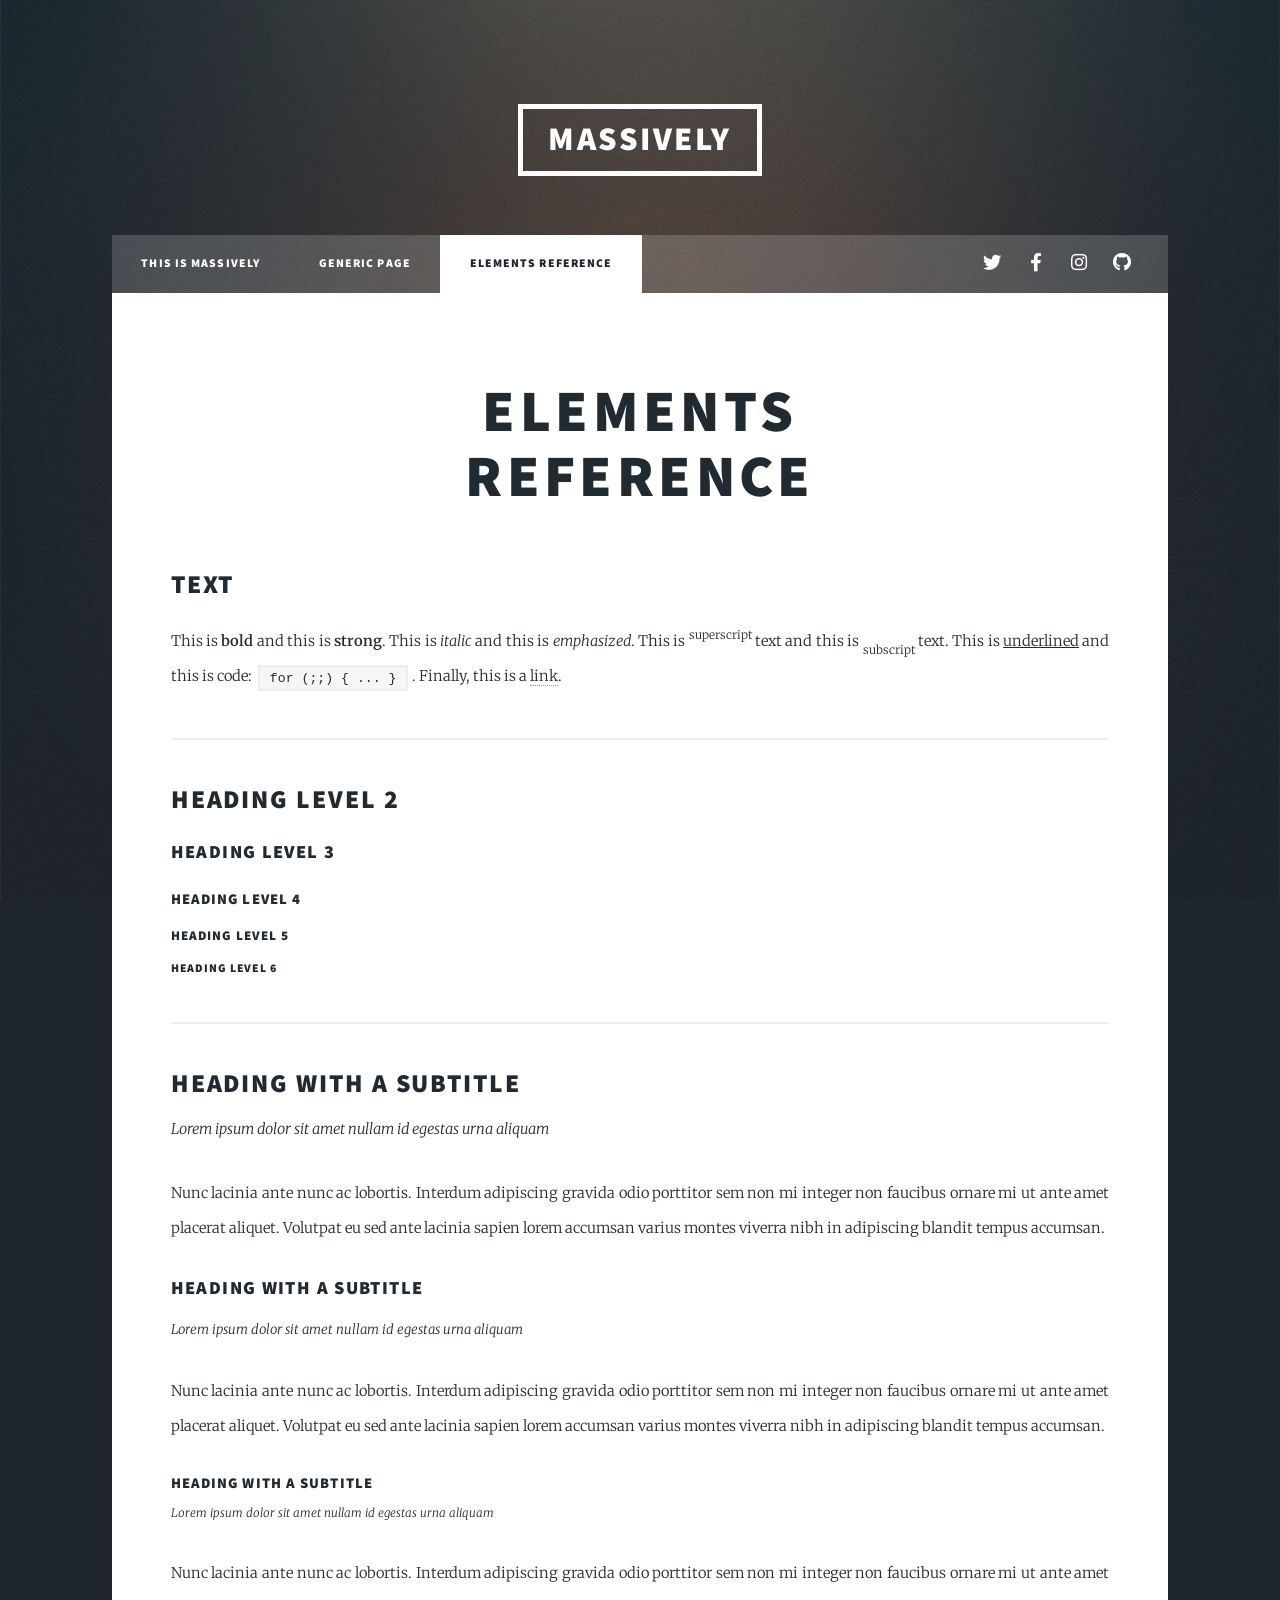
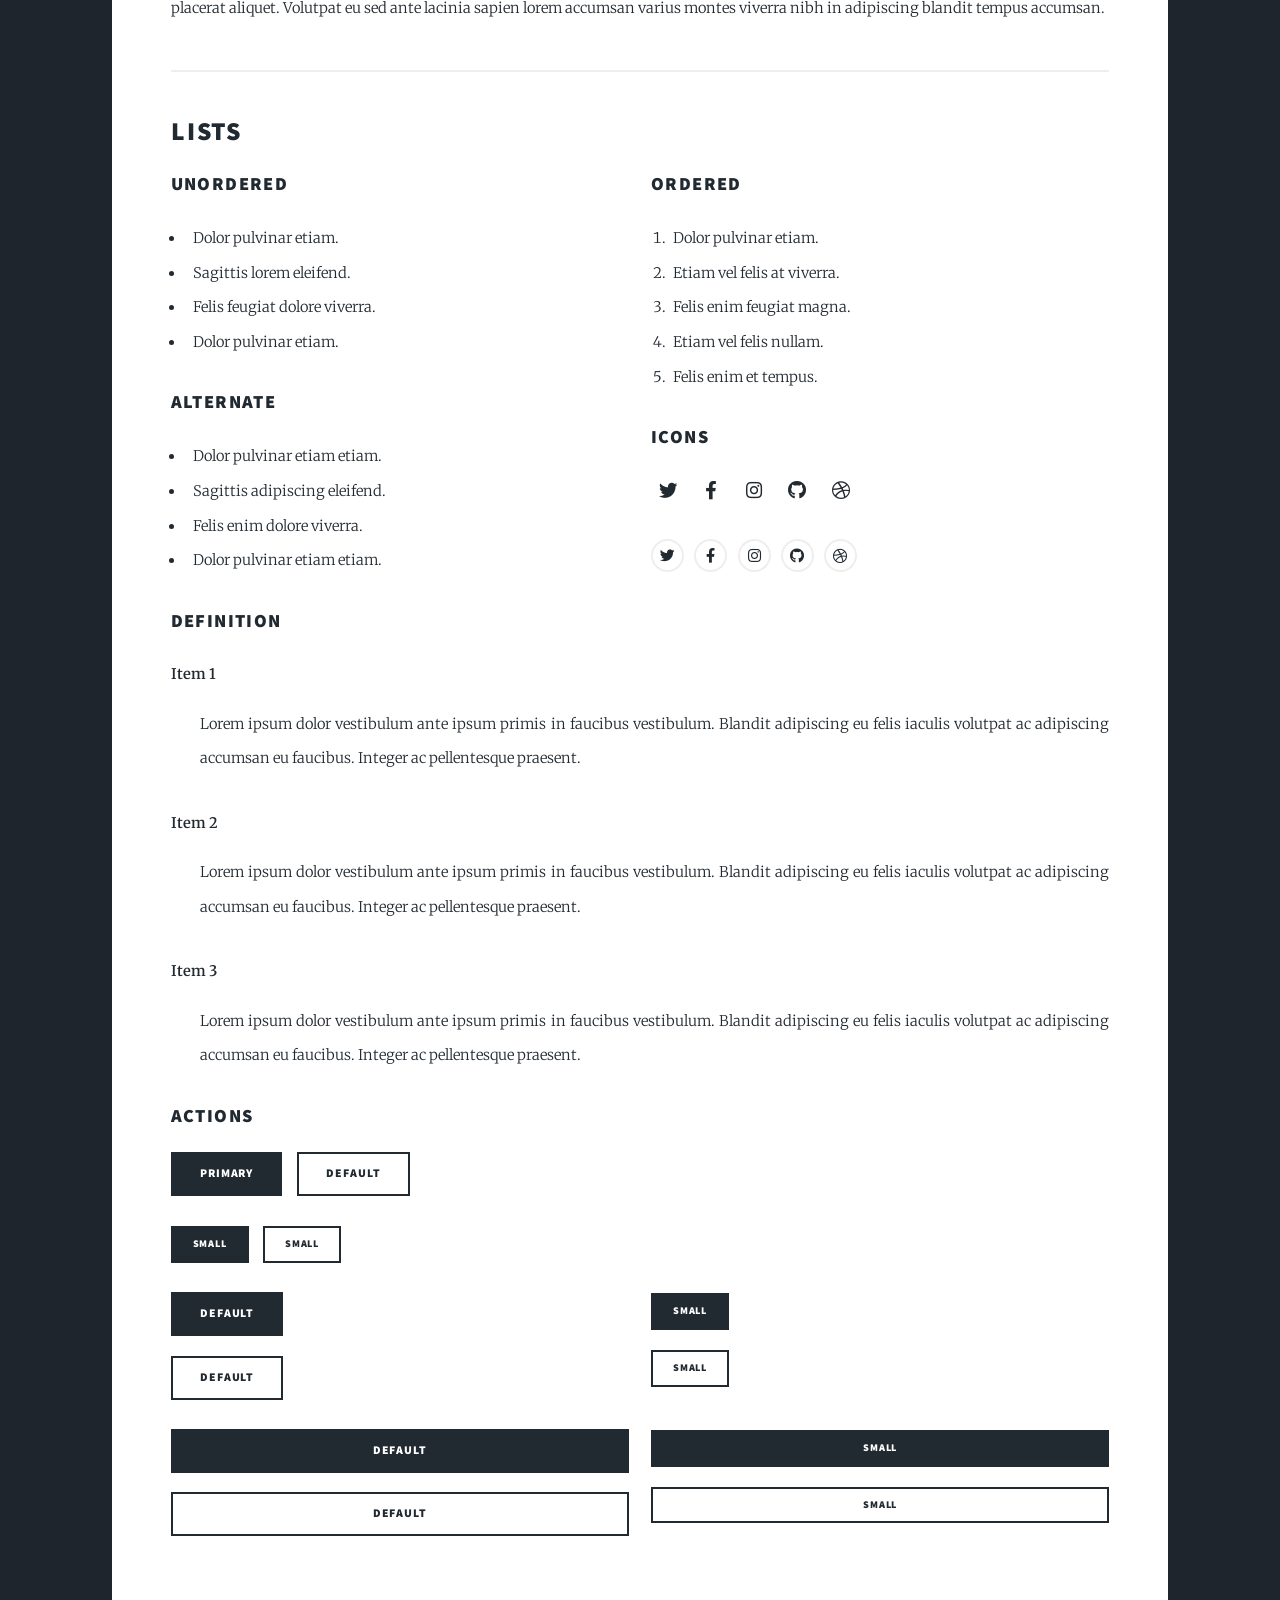
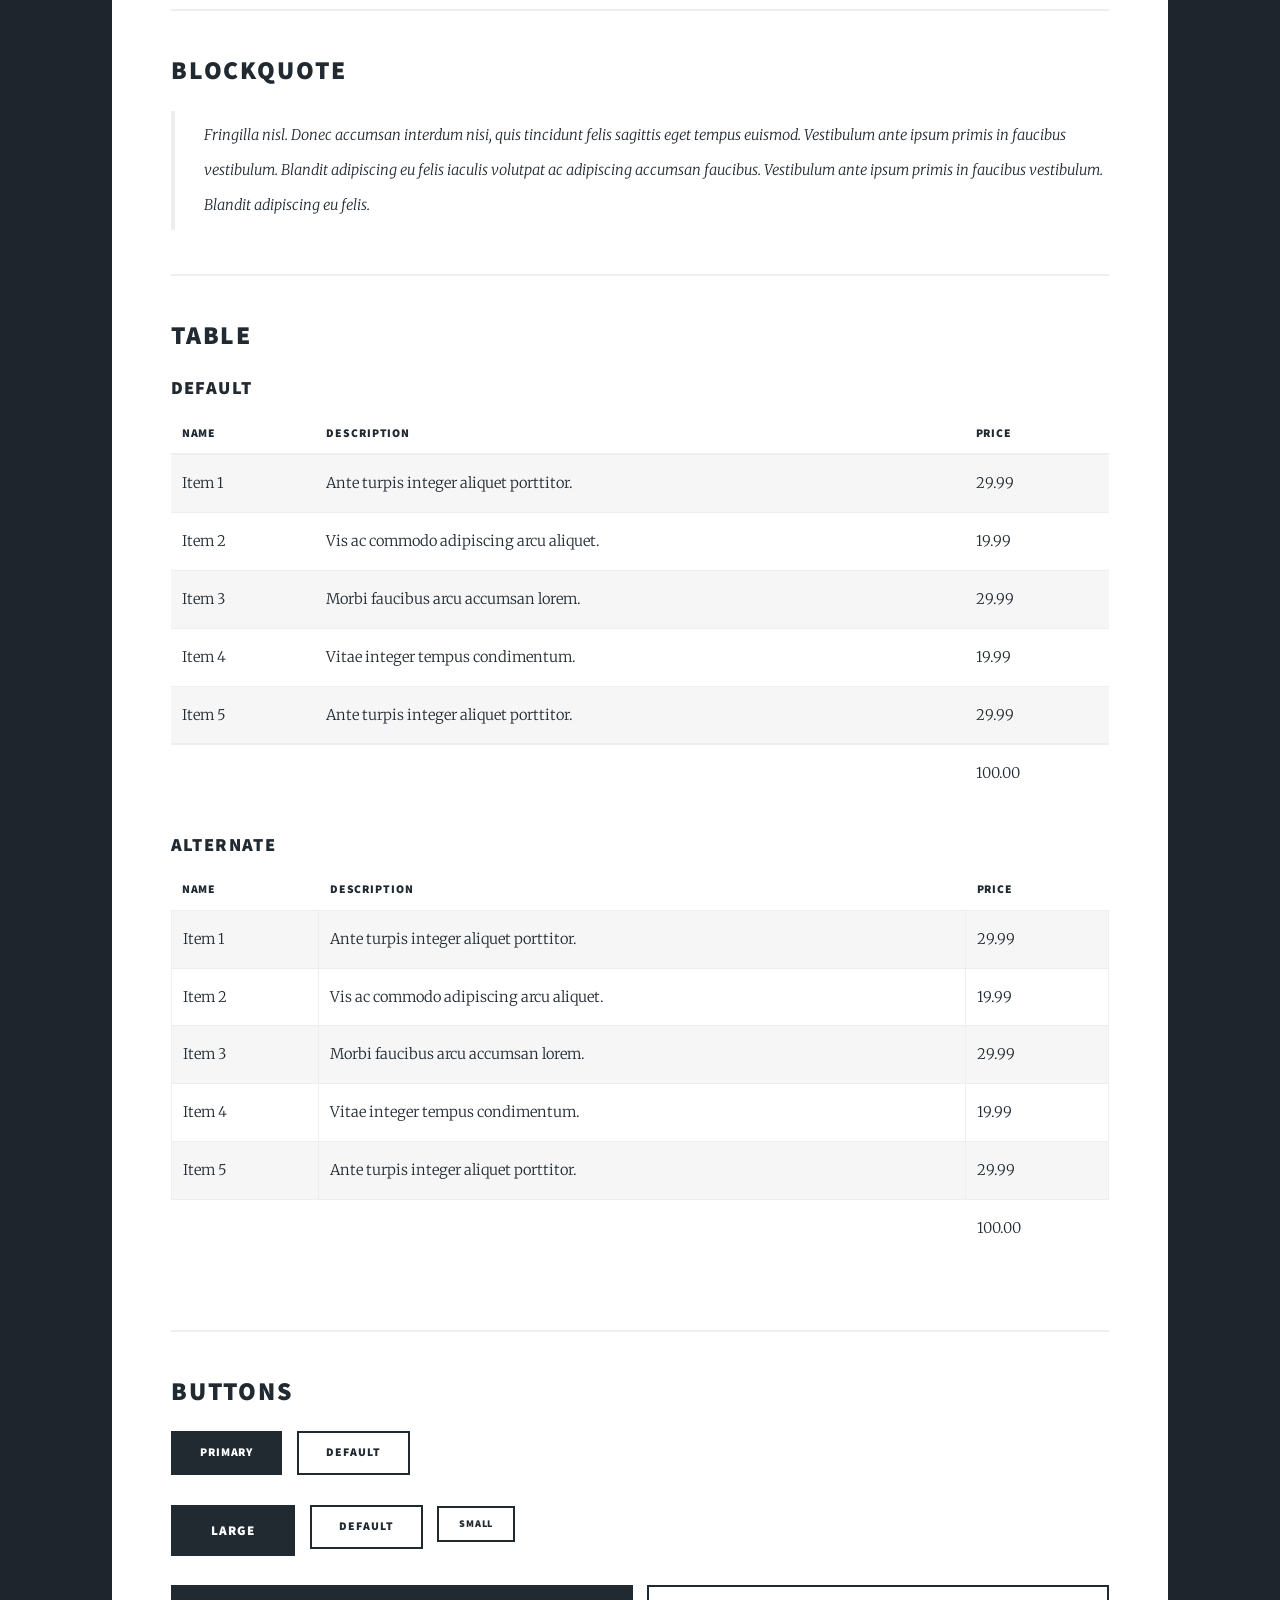
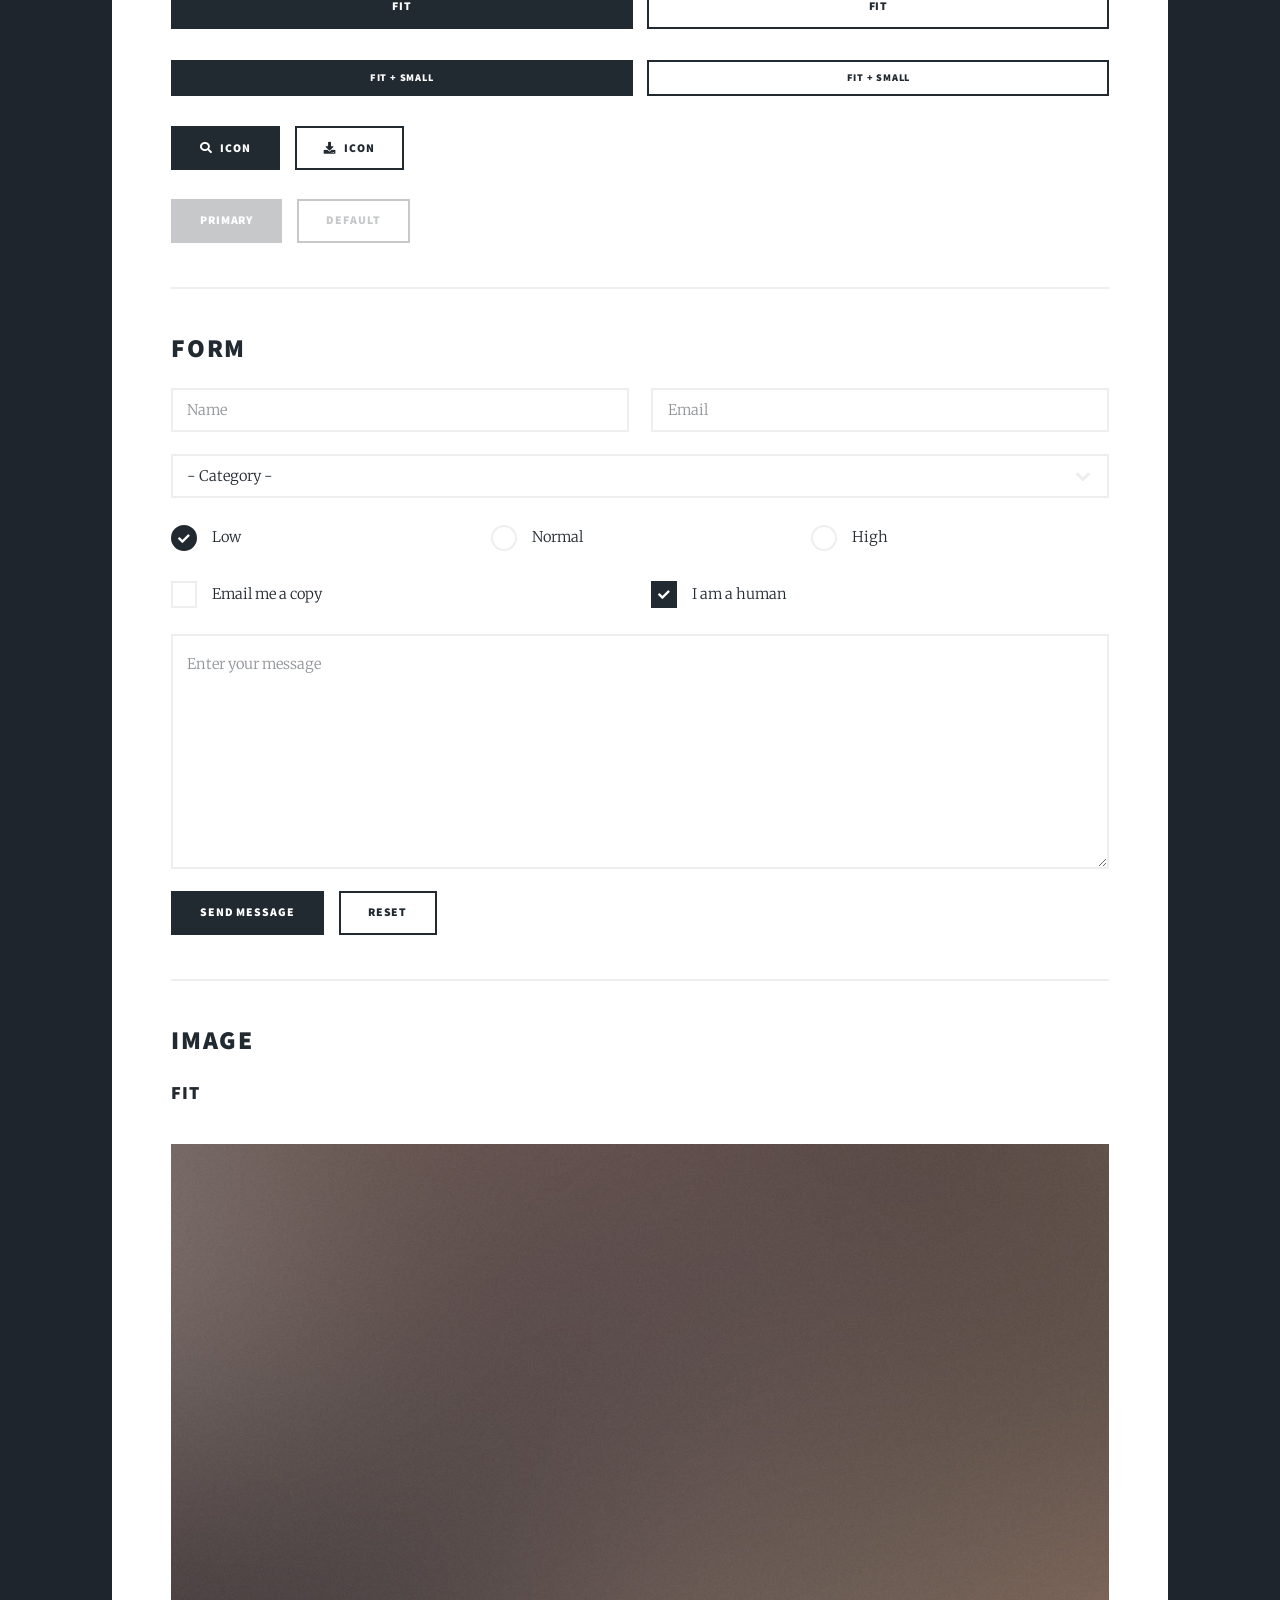
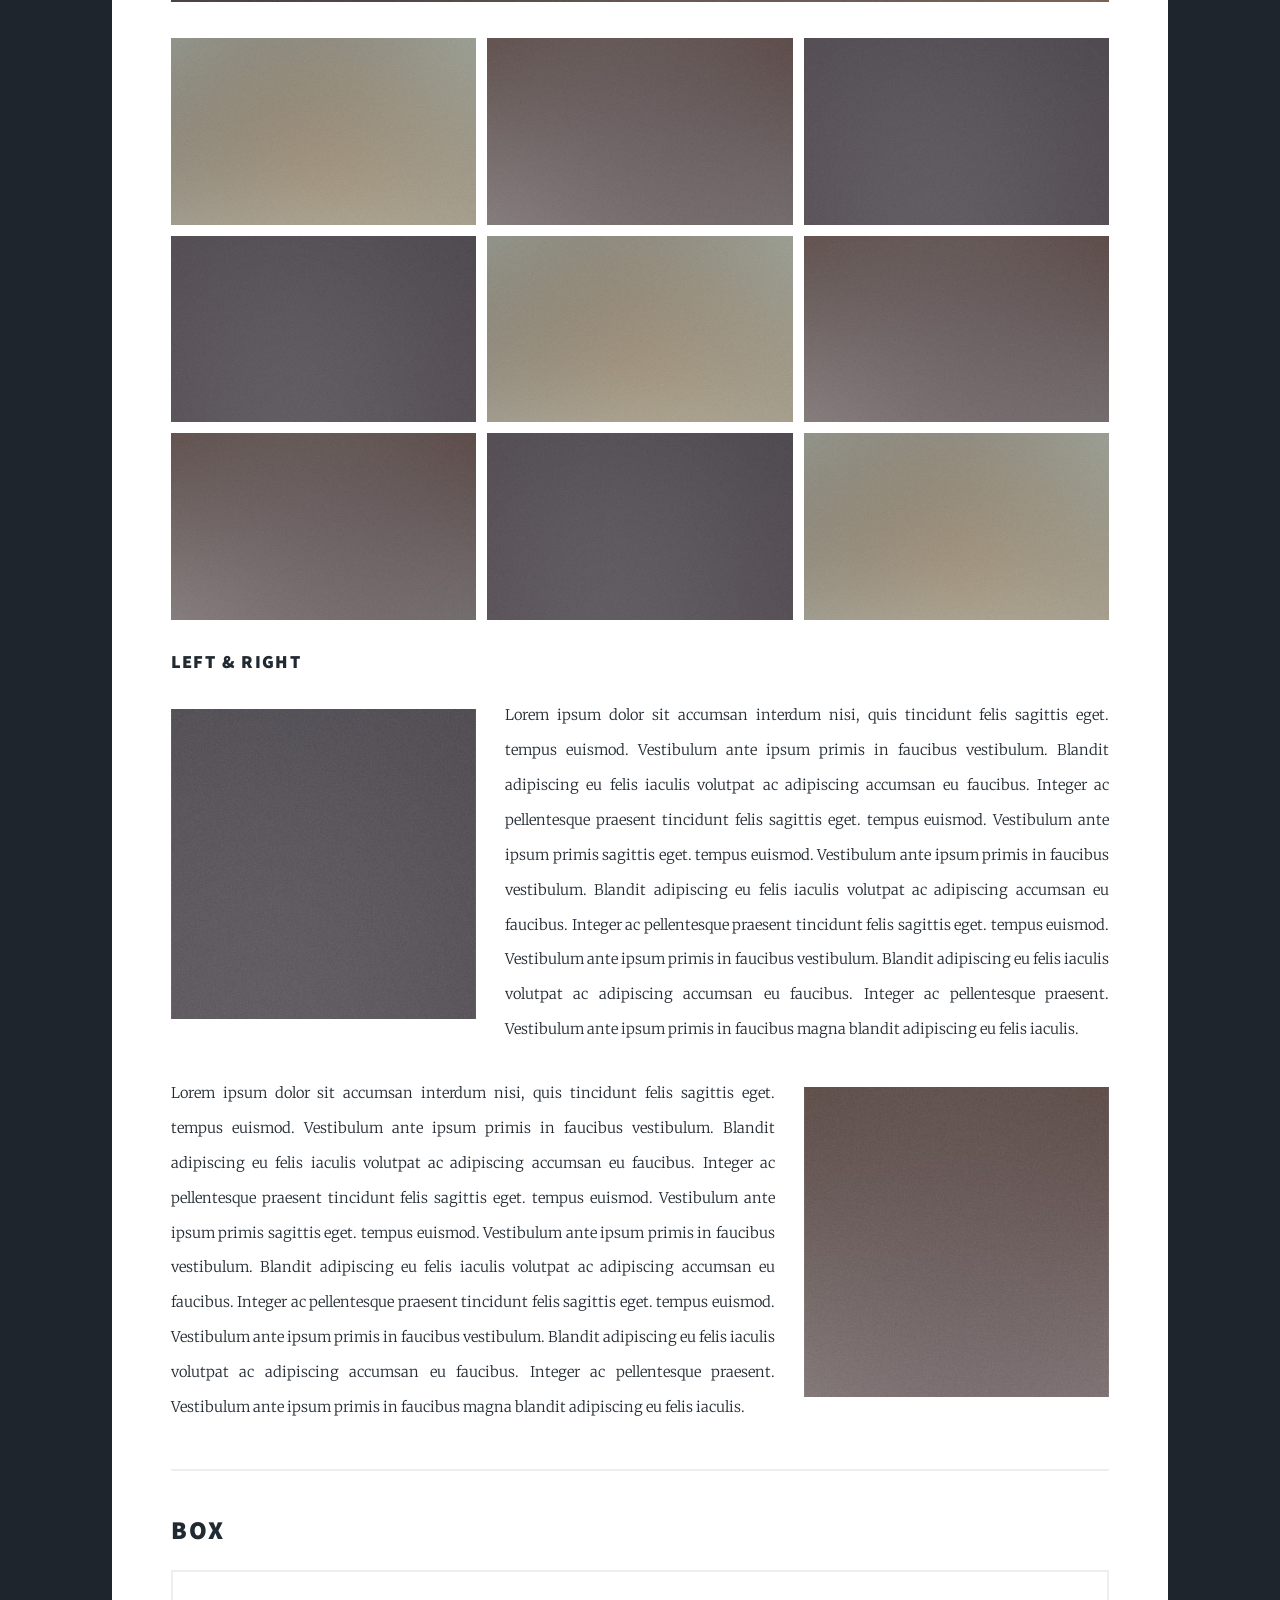
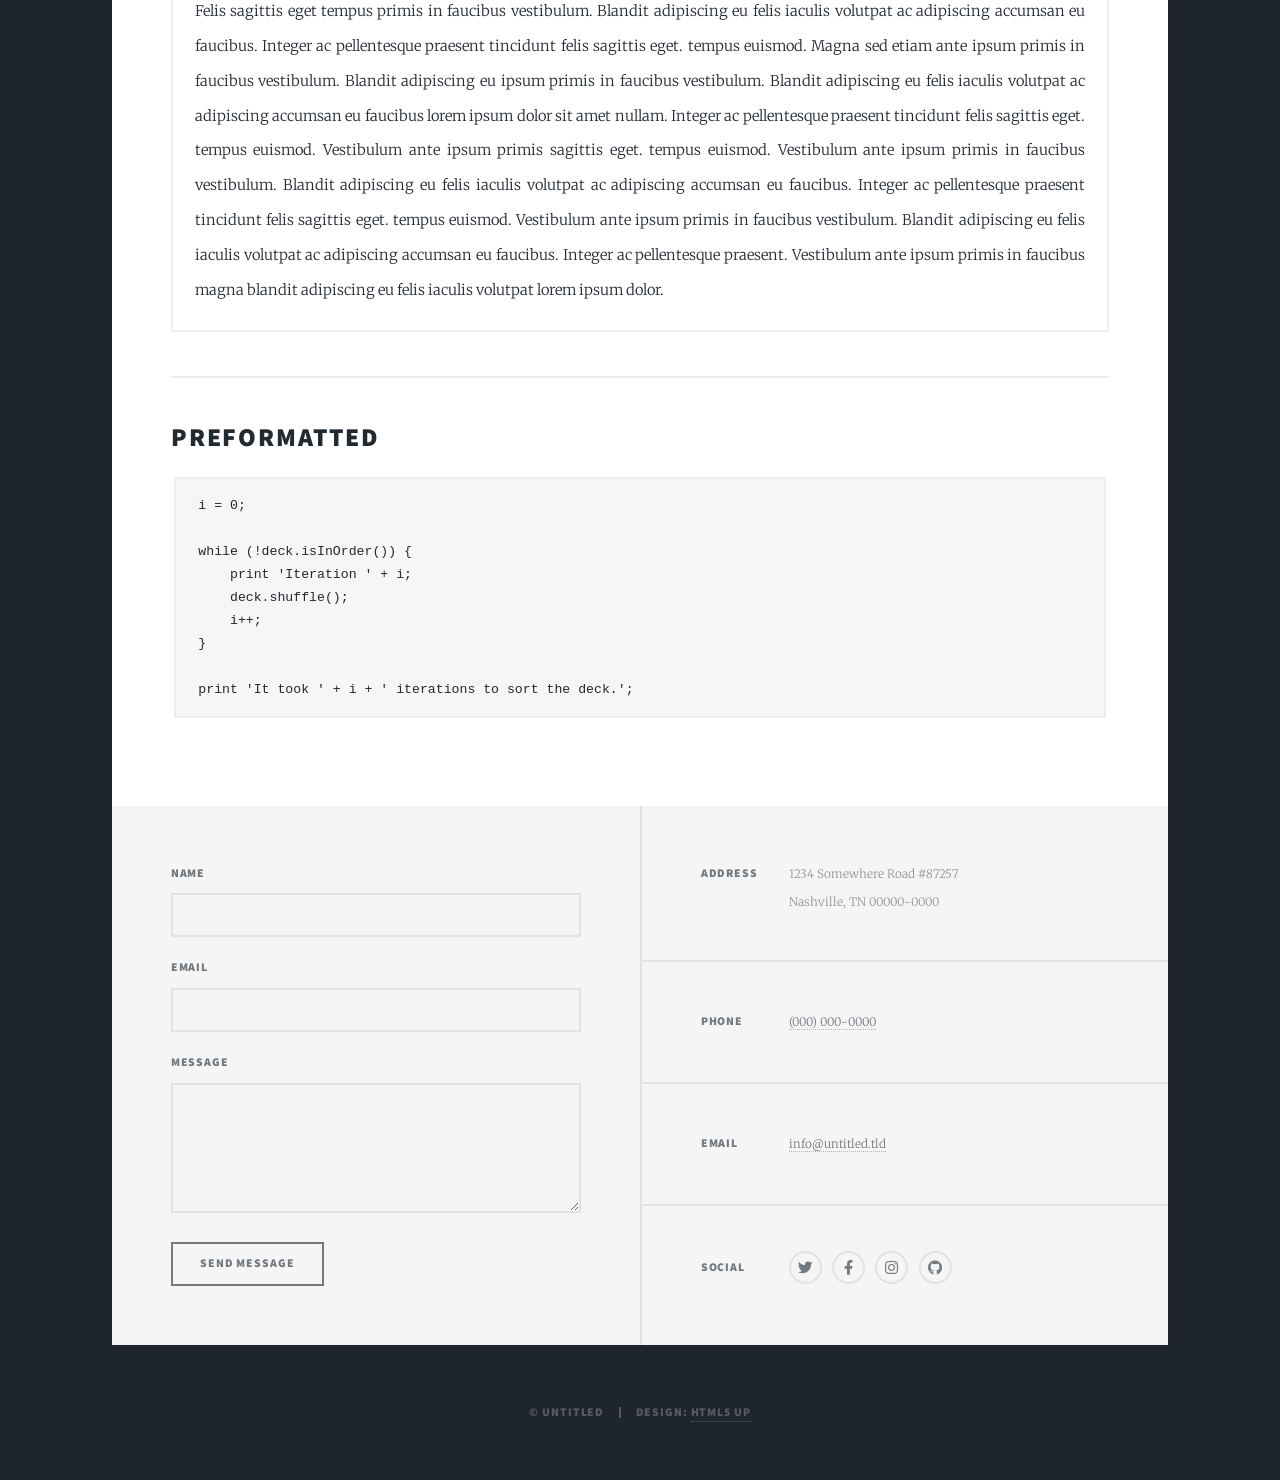
<file: chicago_community.html>
<!DOCTYPE HTML>
<!--
	Massively by HTML5 UP
	html5up.net | @ajlkn
	Free for personal and commercial use under the CCA 3.0 license (html5up.net/license)
-->
<html>
	<head>
		<title>Elements Reference - Massively by HTML5 UP</title>
		<meta charset="utf-8" />
		<meta name="viewport" content="width=device-width, initial-scale=1, user-scalable=no" />
		<link rel="stylesheet" href="assets/css/main.css" />
		<noscript><link rel="stylesheet" href="assets/css/noscript.css" /></noscript>
	</head>
	<body class="is-preload">

		<!-- Wrapper -->
			<div id="wrapper">

				<!-- Header -->
					<header id="header">
						<a href="index.html" class="logo">Massively</a>
					</header>

				<!-- Nav -->
					<nav id="nav">
						<ul class="links">
							<li><a href="index.html">This is Massively</a></li>
							<li><a href="generic.html">Generic Page</a></li>
							<li class="active"><a href="elements.html">Elements Reference</a></li>
						</ul>
						<ul class="icons">
							<li><a href="#" class="icon brands fa-twitter"><span class="label">Twitter</span></a></li>
							<li><a href="#" class="icon brands fa-facebook-f"><span class="label">Facebook</span></a></li>
							<li><a href="#" class="icon brands fa-instagram"><span class="label">Instagram</span></a></li>
							<li><a href="#" class="icon brands fa-github"><span class="label">GitHub</span></a></li>
						</ul>
					</nav>

				<!-- Main -->
					<div id="main">

						<!-- Post -->
							<section class="post">
								<header class="major">
									<h1>Elements<br />
									Reference</h1>
								</header>

								<!-- Text stuff -->
									<h2>Text</h2>
									<p>This is <b>bold</b> and this is <strong>strong</strong>. This is <i>italic</i> and this is <em>emphasized</em>.
									This is <sup>superscript</sup> text and this is <sub>subscript</sub> text.
									This is <u>underlined</u> and this is code: <code>for (;;) { ... }</code>.
									Finally, this is a <a href="#">link</a>.</p>
									<hr />
									<h2>Heading Level 2</h2>
									<h3>Heading Level 3</h3>
									<h4>Heading Level 4</h4>
									<h5>Heading Level 5</h5>
									<h6>Heading Level 6</h6>
									<hr />
									<header>
										<h2>Heading with a Subtitle</h2>
										<p>Lorem ipsum dolor sit amet nullam id egestas urna aliquam</p>
									</header>
									<p>Nunc lacinia ante nunc ac lobortis. Interdum adipiscing gravida odio porttitor sem non mi integer non faucibus ornare mi ut ante amet placerat aliquet. Volutpat eu sed ante lacinia sapien lorem accumsan varius montes viverra nibh in adipiscing blandit tempus accumsan.</p>
									<header>
										<h3>Heading with a Subtitle</h3>
										<p>Lorem ipsum dolor sit amet nullam id egestas urna aliquam</p>
									</header>
									<p>Nunc lacinia ante nunc ac lobortis. Interdum adipiscing gravida odio porttitor sem non mi integer non faucibus ornare mi ut ante amet placerat aliquet. Volutpat eu sed ante lacinia sapien lorem accumsan varius montes viverra nibh in adipiscing blandit tempus accumsan.</p>
									<header>
										<h4>Heading with a Subtitle</h4>
										<p>Lorem ipsum dolor sit amet nullam id egestas urna aliquam</p>
									</header>
									<p>Nunc lacinia ante nunc ac lobortis. Interdum adipiscing gravida odio porttitor sem non mi integer non faucibus ornare mi ut ante amet placerat aliquet. Volutpat eu sed ante lacinia sapien lorem accumsan varius montes viverra nibh in adipiscing blandit tempus accumsan.</p>

									<hr />

								<!-- Lists -->
									<h2>Lists</h2>
									<div class="row">
										<div class="col-6 col-12-small">

											<h3>Unordered</h3>
											<ul>
												<li>Dolor pulvinar etiam.</li>
												<li>Sagittis lorem eleifend.</li>
												<li>Felis feugiat dolore viverra.</li>
												<li>Dolor pulvinar etiam.</li>
											</ul>

											<h3>Alternate</h3>
											<ul class="alt">
												<li>Dolor pulvinar etiam etiam.</li>
												<li>Sagittis adipiscing eleifend.</li>
												<li>Felis enim dolore viverra.</li>
												<li>Dolor pulvinar etiam etiam.</li>
											</ul>

										</div>
										<div class="col-6 col-12-small">

											<h3>Ordered</h3>
											<ol>
												<li>Dolor pulvinar etiam.</li>
												<li>Etiam vel felis at viverra.</li>
												<li>Felis enim feugiat magna.</li>
												<li>Etiam vel felis nullam.</li>
												<li>Felis enim et tempus.</li>
											</ol>

											<h3>Icons</h3>
											<ul class="icons">
												<li><a href="#" class="icon brands fa-twitter"><span class="label">Twitter</span></a></li>
												<li><a href="#" class="icon brands fa-facebook-f"><span class="label">Facebook</span></a></li>
												<li><a href="#" class="icon brands fa-instagram"><span class="label">Instagram</span></a></li>
												<li><a href="#" class="icon brands fa-github"><span class="label">Github</span></a></li>
												<li><a href="#" class="icon brands fa-dribbble"><span class="label">Dribbble</span></a></li>
											</ul>
											<ul class="icons alt">
												<li><a href="#" class="icon brands alt fa-twitter"><span class="label">Twitter</span></a></li>
												<li><a href="#" class="icon brands alt fa-facebook-f"><span class="label">Facebook</span></a></li>
												<li><a href="#" class="icon brands alt fa-instagram"><span class="label">Instagram</span></a></li>
												<li><a href="#" class="icon brands alt fa-github"><span class="label">Github</span></a></li>
												<li><a href="#" class="icon brands alt fa-dribbble"><span class="label">Dribbble</span></a></li>
											</ul>

										</div>
									</div>
									<h3>Definition</h3>
									<dl>
										<dt>Item 1</dt>
										<dd>
											<p>Lorem ipsum dolor vestibulum ante ipsum primis in faucibus vestibulum. Blandit adipiscing eu felis iaculis volutpat ac adipiscing accumsan eu faucibus. Integer ac pellentesque praesent.</p>
										</dd>
										<dt>Item 2</dt>
										<dd>
											<p>Lorem ipsum dolor vestibulum ante ipsum primis in faucibus vestibulum. Blandit adipiscing eu felis iaculis volutpat ac adipiscing accumsan eu faucibus. Integer ac pellentesque praesent.</p>
										</dd>
										<dt>Item 3</dt>
										<dd>
											<p>Lorem ipsum dolor vestibulum ante ipsum primis in faucibus vestibulum. Blandit adipiscing eu felis iaculis volutpat ac adipiscing accumsan eu faucibus. Integer ac pellentesque praesent.</p>
										</dd>
									</dl>

									<h3>Actions</h3>
									<ul class="actions">
										<li><a href="#" class="button primary">Primary</a></li>
										<li><a href="#" class="button">Default</a></li>
									</ul>
									<ul class="actions small">
										<li><a href="#" class="button primary small">Small</a></li>
										<li><a href="#" class="button small">Small</a></li>
									</ul>
									<div class="row">
										<div class="col-6 col-12-small">
											<ul class="actions stacked">
												<li><a href="#" class="button primary">Default</a></li>
												<li><a href="#" class="button">Default</a></li>
											</ul>
										</div>
										<div class="col-6 col-12-small">
											<ul class="actions stacked">
												<li><a href="#" class="button primary small">Small</a></li>
												<li><a href="#" class="button small">Small</a></li>
											</ul>
										</div>
									</div>
									<div class="row">
										<div class="col-6 col-12-small">
											<ul class="actions stacked">
												<li><a href="#" class="button primary fit">Default</a></li>
												<li><a href="#" class="button fit">Default</a></li>
											</ul>
										</div>
										<div class="col-6 col-12-small">
											<ul class="actions stacked">
												<li><a href="#" class="button primary small fit">Small</a></li>
												<li><a href="#" class="button small fit">Small</a></li>
											</ul>
										</div>
									</div>

									<hr />

								<!-- Blockquote -->
									<h2>Blockquote</h2>
									<blockquote>Fringilla nisl. Donec accumsan interdum nisi, quis tincidunt felis sagittis eget tempus euismod. Vestibulum ante ipsum primis in faucibus vestibulum. Blandit adipiscing eu felis iaculis volutpat ac adipiscing accumsan faucibus. Vestibulum ante ipsum primis in faucibus vestibulum. Blandit adipiscing eu felis.</blockquote>

									<hr />

								<!-- Table -->
									<h2>Table</h2>

									<h3>Default</h3>
									<div class="table-wrapper">
										<table>
											<thead>
												<tr>
													<th>Name</th>
													<th>Description</th>
													<th>Price</th>
												</tr>
											</thead>
											<tbody>
												<tr>
													<td>Item 1</td>
													<td>Ante turpis integer aliquet porttitor.</td>
													<td>29.99</td>
												</tr>
												<tr>
													<td>Item 2</td>
													<td>Vis ac commodo adipiscing arcu aliquet.</td>
													<td>19.99</td>
												</tr>
												<tr>
													<td>Item 3</td>
													<td> Morbi faucibus arcu accumsan lorem.</td>
													<td>29.99</td>
												</tr>
												<tr>
													<td>Item 4</td>
													<td>Vitae integer tempus condimentum.</td>
													<td>19.99</td>
												</tr>
												<tr>
													<td>Item 5</td>
													<td>Ante turpis integer aliquet porttitor.</td>
													<td>29.99</td>
												</tr>
											</tbody>
											<tfoot>
												<tr>
													<td colspan="2"></td>
													<td>100.00</td>
												</tr>
											</tfoot>
										</table>
									</div>

									<h3>Alternate</h3>
									<div class="table-wrapper">
										<table class="alt">
											<thead>
												<tr>
													<th>Name</th>
													<th>Description</th>
													<th>Price</th>
												</tr>
											</thead>
											<tbody>
												<tr>
													<td>Item 1</td>
													<td>Ante turpis integer aliquet porttitor.</td>
													<td>29.99</td>
												</tr>
												<tr>
													<td>Item 2</td>
													<td>Vis ac commodo adipiscing arcu aliquet.</td>
													<td>19.99</td>
												</tr>
												<tr>
													<td>Item 3</td>
													<td> Morbi faucibus arcu accumsan lorem.</td>
													<td>29.99</td>
												</tr>
												<tr>
													<td>Item 4</td>
													<td>Vitae integer tempus condimentum.</td>
													<td>19.99</td>
												</tr>
												<tr>
													<td>Item 5</td>
													<td>Ante turpis integer aliquet porttitor.</td>
													<td>29.99</td>
												</tr>
											</tbody>
											<tfoot>
												<tr>
													<td colspan="2"></td>
													<td>100.00</td>
												</tr>
											</tfoot>
										</table>
									</div>

									<hr />

								<!-- Buttons -->
									<h2>Buttons</h2>
									<ul class="actions">
										<li><a href="#" class="button primary">Primary</a></li>
										<li><a href="#" class="button">Default</a></li>
									</ul>
									<ul class="actions">
										<li><a href="#" class="button primary large">Large</a></li>
										<li><a href="#" class="button">Default</a></li>
										<li><a href="#" class="button small">Small</a></li>
									</ul>
									<ul class="actions fit">
										<li><a href="#" class="button primary fit">Fit</a></li>
										<li><a href="#" class="button fit">Fit</a></li>
									</ul>
									<ul class="actions fit small">
										<li><a href="#" class="button primary fit small">Fit + Small</a></li>
										<li><a href="#" class="button fit small">Fit + Small</a></li>
									</ul>
									<ul class="actions">
										<li><a href="#" class="button primary icon solid fa-search">Icon</a></li>
										<li><a href="#" class="button icon solid fa-download">Icon</a></li>
									</ul>
									<ul class="actions">
										<li><span class="button primary disabled">Primary</span></li>
										<li><span class="button disabled">Default</span></li>
									</ul>

									<hr />

								<!-- Form -->
									<h2>Form</h2>

									<form method="post" action="#">
										<div class="row gtr-uniform">
											<div class="col-6 col-12-xsmall">
												<input type="text" name="demo-name" id="demo-name" value="" placeholder="Name" />
											</div>
											<div class="col-6 col-12-xsmall">
												<input type="email" name="demo-email" id="demo-email" value="" placeholder="Email" />
											</div>
											<!-- Break -->
											<div class="col-12">
												<select name="demo-category" id="demo-category">
													<option value="">- Category -</option>
													<option value="1">Manufacturing</option>
													<option value="1">Shipping</option>
													<option value="1">Administration</option>
													<option value="1">Human Resources</option>
												</select>
											</div>
											<!-- Break -->
											<div class="col-4 col-12-small">
												<input type="radio" id="demo-priority-low" name="demo-priority" checked>
												<label for="demo-priority-low">Low</label>
											</div>
											<div class="col-4 col-12-small">
												<input type="radio" id="demo-priority-normal" name="demo-priority">
												<label for="demo-priority-normal">Normal</label>
											</div>
											<div class="col-4 col-12-small">
												<input type="radio" id="demo-priority-high" name="demo-priority">
												<label for="demo-priority-high">High</label>
											</div>
											<!-- Break -->
											<div class="col-6 col-12-small">
												<input type="checkbox" id="demo-copy" name="demo-copy">
												<label for="demo-copy">Email me a copy</label>
											</div>
											<div class="col-6 col-12-small">
												<input type="checkbox" id="demo-human" name="demo-human" checked>
												<label for="demo-human">I am a human</label>
											</div>
											<!-- Break -->
											<div class="col-12">
												<textarea name="demo-message" id="demo-message" placeholder="Enter your message" rows="6"></textarea>
											</div>
											<!-- Break -->
											<div class="col-12">
												<ul class="actions">
													<li><input type="submit" value="Send Message" class="primary" /></li>
													<li><input type="reset" value="Reset" /></li>
												</ul>
											</div>
										</div>
									</form>

									<hr />

								<!-- Image -->
									<h2>Image</h2>

									<h3>Fit</h3>
									<span class="image fit"><img src="images/pic01.jpg" alt="" /></span>
									<div class="box alt">
										<div class="row gtr-50 gtr-uniform">
											<div class="col-4"><span class="image fit"><img src="images/pic02.jpg" alt="" /></span></div>
											<div class="col-4"><span class="image fit"><img src="images/pic03.jpg" alt="" /></span></div>
											<div class="col-4"><span class="image fit"><img src="images/pic04.jpg" alt="" /></span></div>
											<!-- Break -->
											<div class="col-4"><span class="image fit"><img src="images/pic04.jpg" alt="" /></span></div>
											<div class="col-4"><span class="image fit"><img src="images/pic02.jpg" alt="" /></span></div>
											<div class="col-4"><span class="image fit"><img src="images/pic03.jpg" alt="" /></span></div>
											<!-- Break -->
											<div class="col-4"><span class="image fit"><img src="images/pic03.jpg" alt="" /></span></div>
											<div class="col-4"><span class="image fit"><img src="images/pic04.jpg" alt="" /></span></div>
											<div class="col-4"><span class="image fit"><img src="images/pic02.jpg" alt="" /></span></div>
										</div>
									</div>

									<h3>Left &amp; Right</h3>
									<p><span class="image left"><img src="images/pic08.jpg" alt="" /></span>Lorem ipsum dolor sit accumsan interdum nisi, quis tincidunt felis sagittis eget. tempus euismod. Vestibulum ante ipsum primis in faucibus vestibulum. Blandit adipiscing eu felis iaculis volutpat ac adipiscing accumsan eu faucibus. Integer ac pellentesque praesent tincidunt felis sagittis eget. tempus euismod. Vestibulum ante ipsum primis sagittis eget. tempus euismod. Vestibulum ante ipsum primis in faucibus vestibulum. Blandit adipiscing eu felis iaculis volutpat ac adipiscing accumsan eu faucibus. Integer ac pellentesque praesent tincidunt felis sagittis eget. tempus euismod. Vestibulum ante ipsum primis in faucibus vestibulum. Blandit adipiscing eu felis iaculis volutpat ac adipiscing accumsan eu faucibus. Integer ac pellentesque praesent. Vestibulum ante ipsum primis in faucibus magna blandit adipiscing eu felis iaculis.</p>
									<p><span class="image right"><img src="images/pic09.jpg" alt="" /></span>Lorem ipsum dolor sit accumsan interdum nisi, quis tincidunt felis sagittis eget. tempus euismod. Vestibulum ante ipsum primis in faucibus vestibulum. Blandit adipiscing eu felis iaculis volutpat ac adipiscing accumsan eu faucibus. Integer ac pellentesque praesent tincidunt felis sagittis eget. tempus euismod. Vestibulum ante ipsum primis sagittis eget. tempus euismod. Vestibulum ante ipsum primis in faucibus vestibulum. Blandit adipiscing eu felis iaculis volutpat ac adipiscing accumsan eu faucibus. Integer ac pellentesque praesent tincidunt felis sagittis eget. tempus euismod. Vestibulum ante ipsum primis in faucibus vestibulum. Blandit adipiscing eu felis iaculis volutpat ac adipiscing accumsan eu faucibus. Integer ac pellentesque praesent. Vestibulum ante ipsum primis in faucibus magna blandit adipiscing eu felis iaculis.</p>

									<hr />

								<!-- Box -->
									<h2>Box</h2>
									<div class="box">
										<p>Felis sagittis eget tempus primis in faucibus vestibulum. Blandit adipiscing eu felis iaculis volutpat ac adipiscing accumsan eu faucibus. Integer ac pellentesque praesent tincidunt felis sagittis eget. tempus euismod. Magna sed etiam ante ipsum primis in faucibus vestibulum. Blandit adipiscing eu ipsum primis in faucibus vestibulum. Blandit adipiscing eu felis iaculis volutpat ac adipiscing accumsan eu faucibus lorem ipsum dolor sit amet nullam. Integer ac pellentesque praesent tincidunt felis sagittis eget. tempus euismod. Vestibulum ante ipsum primis sagittis eget. tempus euismod. Vestibulum ante ipsum primis in faucibus vestibulum. Blandit adipiscing eu felis iaculis volutpat ac adipiscing accumsan eu faucibus. Integer ac pellentesque praesent tincidunt felis sagittis eget. tempus euismod. Vestibulum ante ipsum primis in faucibus vestibulum. Blandit adipiscing eu felis iaculis volutpat ac adipiscing accumsan eu faucibus. Integer ac pellentesque praesent. Vestibulum ante ipsum primis in faucibus magna blandit adipiscing eu felis iaculis volutpat lorem ipsum dolor.</p>
									</div>

									<hr />

								<!-- Preformatted Code -->
									<h2>Preformatted</h2>
									<pre><code>i = 0;

while (!deck.isInOrder()) {
    print 'Iteration ' + i;
    deck.shuffle();
    i++;
}

print 'It took ' + i + ' iterations to sort the deck.';
</code></pre>

							</section>

					</div>

				<!-- Footer -->
					<footer id="footer">
						<section>
							<form method="post" action="#">
								<div class="fields">
									<div class="field">
										<label for="name">Name</label>
										<input type="text" name="name" id="name" />
									</div>
									<div class="field">
										<label for="email">Email</label>
										<input type="text" name="email" id="email" />
									</div>
									<div class="field">
										<label for="message">Message</label>
										<textarea name="message" id="message" rows="3"></textarea>
									</div>
								</div>
								<ul class="actions">
									<li><input type="submit" value="Send Message" /></li>
								</ul>
							</form>
						</section>
						<section class="split contact">
							<section class="alt">
								<h3>Address</h3>
								<p>1234 Somewhere Road #87257<br />
								Nashville, TN 00000-0000</p>
							</section>
							<section>
								<h3>Phone</h3>
								<p><a href="#">(000) 000-0000</a></p>
							</section>
							<section>
								<h3>Email</h3>
								<p><a href="#">info@untitled.tld</a></p>
							</section>
							<section>
								<h3>Social</h3>
								<ul class="icons alt">
									<li><a href="#" class="icon brands alt fa-twitter"><span class="label">Twitter</span></a></li>
									<li><a href="#" class="icon brands alt fa-facebook-f"><span class="label">Facebook</span></a></li>
									<li><a href="#" class="icon brands alt fa-instagram"><span class="label">Instagram</span></a></li>
									<li><a href="#" class="icon brands alt fa-github"><span class="label">GitHub</span></a></li>
								</ul>
							</section>
						</section>
					</footer>

				<!-- Copyright -->
					<div id="copyright">
						<ul><li>&copy; Untitled</li><li>Design: <a href="https://html5up.net">HTML5 UP</a></li></ul>
					</div>

			</div>

		<!-- Scripts -->
			<script src="assets/js/jquery.min.js"></script>
			<script src="assets/js/jquery.scrollex.min.js"></script>
			<script src="assets/js/jquery.scrolly.min.js"></script>
			<script src="assets/js/browser.min.js"></script>
			<script src="assets/js/breakpoints.min.js"></script>
			<script src="assets/js/util.js"></script>
			<script src="assets/js/main.js"></script>

	</body>
</html>
</file>
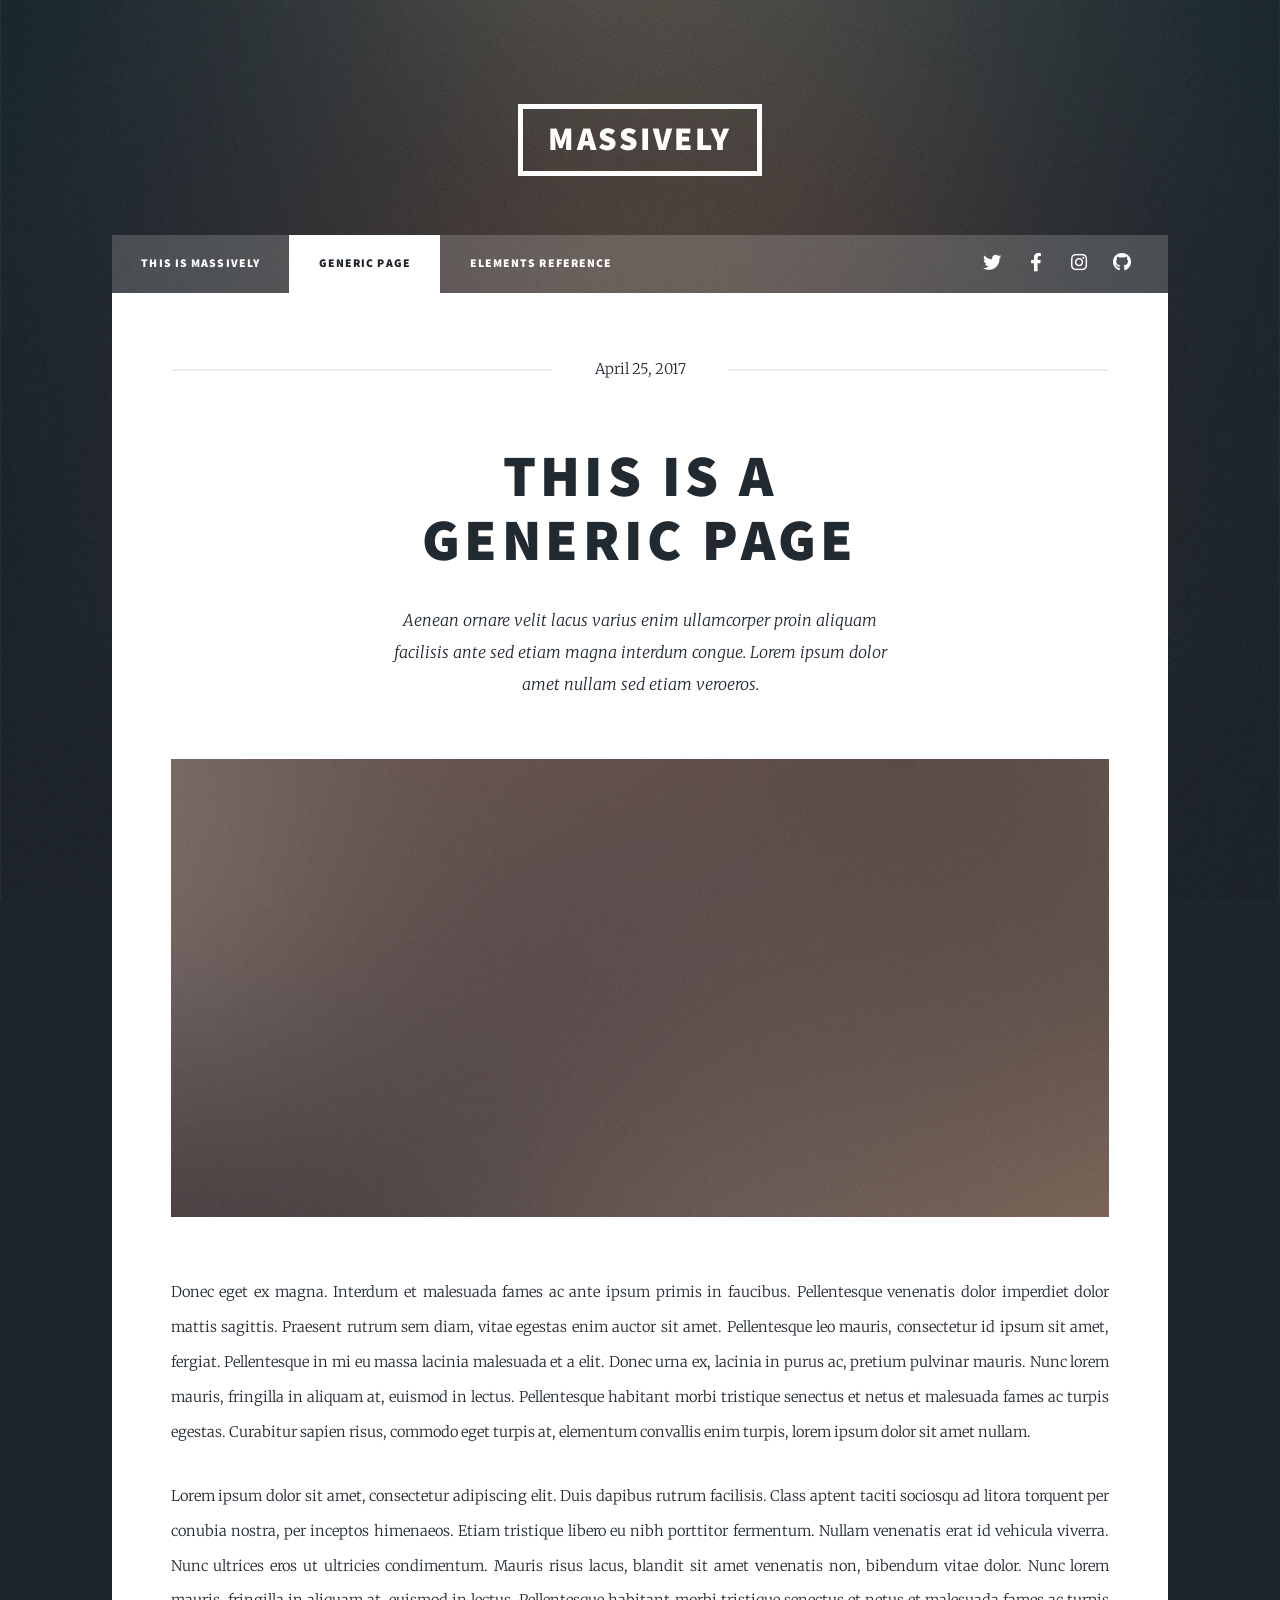
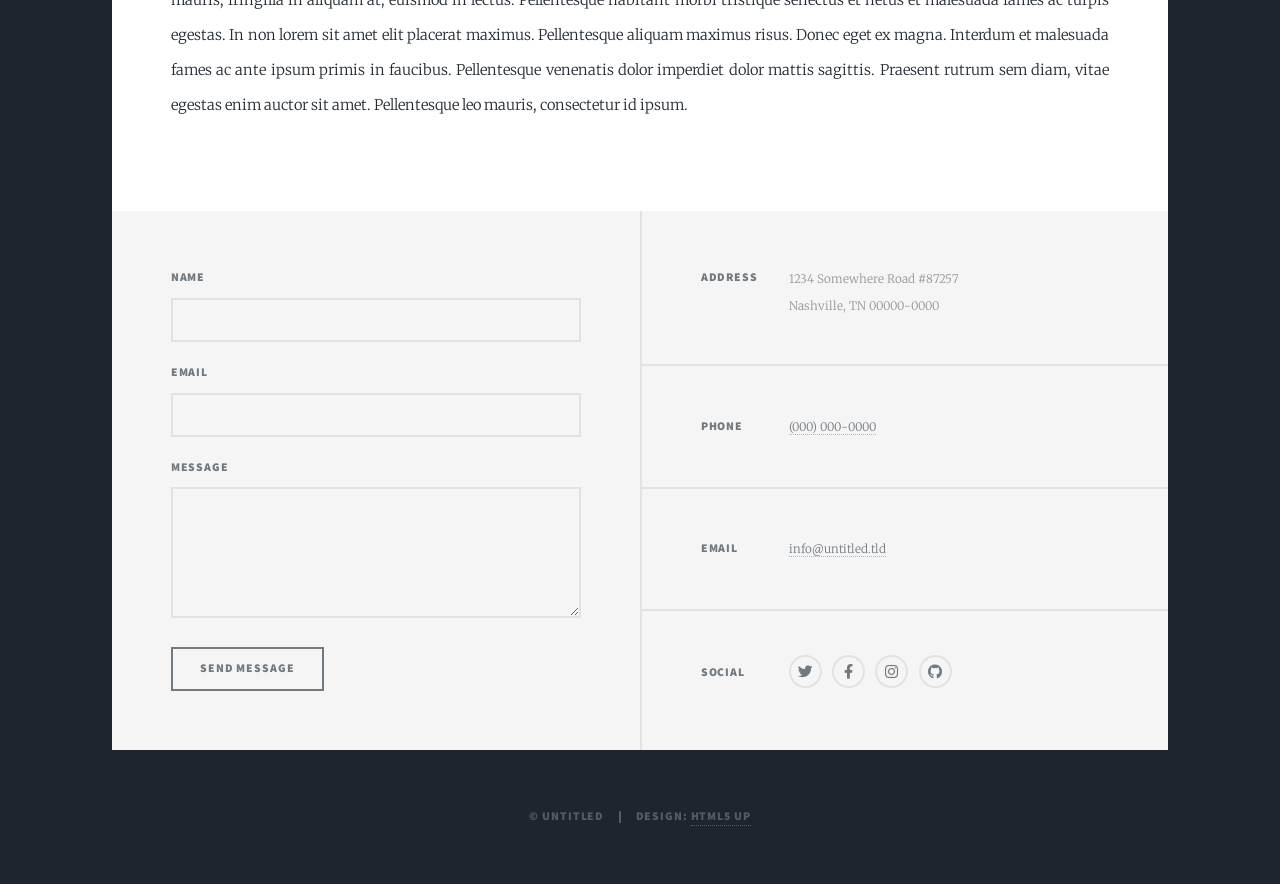
<file: generic.html>
<!DOCTYPE HTML>
<!--
	Massively by HTML5 UP
	html5up.net | @ajlkn
	Free for personal and commercial use under the CCA 3.0 license (html5up.net/license)
-->
<html>
	<head>
		<title>Generic Page - Massively by HTML5 UP</title>
		<meta charset="utf-8" />
		<meta name="viewport" content="width=device-width, initial-scale=1, user-scalable=no" />
		<link rel="stylesheet" href="assets/css/main.css" />
		<noscript><link rel="stylesheet" href="assets/css/noscript.css" /></noscript>
	</head>
	<body class="is-preload">

		<!-- Wrapper -->
			<div id="wrapper">

				<!-- Header -->
					<header id="header">
						<a href="index.html" class="logo">Massively</a>
					</header>

				<!-- Nav -->
					<nav id="nav">
						<ul class="links">
							<li><a href="index.html">This is Massively</a></li>
							<li class="active"><a href="generic.html">Generic Page</a></li>
							<li><a href="elements.html">Elements Reference</a></li>
						</ul>
						<ul class="icons">
							<li><a href="#" class="icon brands fa-twitter"><span class="label">Twitter</span></a></li>
							<li><a href="#" class="icon brands fa-facebook-f"><span class="label">Facebook</span></a></li>
							<li><a href="#" class="icon brands fa-instagram"><span class="label">Instagram</span></a></li>
							<li><a href="#" class="icon brands fa-github"><span class="label">GitHub</span></a></li>
						</ul>
					</nav>

				<!-- Main -->
					<div id="main">

						<!-- Post -->
							<section class="post">
								<header class="major">
									<span class="date">April 25, 2017</span>
									<h1>This is a<br />
									Generic Page</h1>
									<p>Aenean ornare velit lacus varius enim ullamcorper proin aliquam<br />
									facilisis ante sed etiam magna interdum congue. Lorem ipsum dolor<br />
									amet nullam sed etiam veroeros.</p>
								</header>
								<div class="image main"><img src="images/pic01.jpg" alt="" /></div>
								<p>Donec eget ex magna. Interdum et malesuada fames ac ante ipsum primis in faucibus. Pellentesque venenatis dolor imperdiet dolor mattis sagittis. Praesent rutrum sem diam, vitae egestas enim auctor sit amet. Pellentesque leo mauris, consectetur id ipsum sit amet, fergiat. Pellentesque in mi eu massa lacinia malesuada et a elit. Donec urna ex, lacinia in purus ac, pretium pulvinar mauris. Nunc lorem mauris, fringilla in aliquam at, euismod in lectus. Pellentesque habitant morbi tristique senectus et netus et malesuada fames ac turpis egestas. Curabitur sapien risus, commodo eget turpis at, elementum convallis enim turpis, lorem ipsum dolor sit amet nullam.</p>
								<p>Lorem ipsum dolor sit amet, consectetur adipiscing elit. Duis dapibus rutrum facilisis. Class aptent taciti sociosqu ad litora torquent per conubia nostra, per inceptos himenaeos. Etiam tristique libero eu nibh porttitor fermentum. Nullam venenatis erat id vehicula viverra. Nunc ultrices eros ut ultricies condimentum. Mauris risus lacus, blandit sit amet venenatis non, bibendum vitae dolor. Nunc lorem mauris, fringilla in aliquam at, euismod in lectus. Pellentesque habitant morbi tristique senectus et netus et malesuada fames ac turpis egestas. In non lorem sit amet elit placerat maximus. Pellentesque aliquam maximus risus. Donec eget ex magna. Interdum et malesuada fames ac ante ipsum primis in faucibus. Pellentesque venenatis dolor imperdiet dolor mattis sagittis. Praesent rutrum sem diam, vitae egestas enim auctor sit amet. Pellentesque leo mauris, consectetur id ipsum.</p>
							</section>

					</div>

				<!-- Footer -->
					<footer id="footer">
						<section>
							<form method="post" action="#">
								<div class="fields">
									<div class="field">
										<label for="name">Name</label>
										<input type="text" name="name" id="name" />
									</div>
									<div class="field">
										<label for="email">Email</label>
										<input type="text" name="email" id="email" />
									</div>
									<div class="field">
										<label for="message">Message</label>
										<textarea name="message" id="message" rows="3"></textarea>
									</div>
								</div>
								<ul class="actions">
									<li><input type="submit" value="Send Message" /></li>
								</ul>
							</form>
						</section>
						<section class="split contact">
							<section class="alt">
								<h3>Address</h3>
								<p>1234 Somewhere Road #87257<br />
								Nashville, TN 00000-0000</p>
							</section>
							<section>
								<h3>Phone</h3>
								<p><a href="#">(000) 000-0000</a></p>
							</section>
							<section>
								<h3>Email</h3>
								<p><a href="#">info@untitled.tld</a></p>
							</section>
							<section>
								<h3>Social</h3>
								<ul class="icons alt">
									<li><a href="#" class="icon brands alt fa-twitter"><span class="label">Twitter</span></a></li>
									<li><a href="#" class="icon brands alt fa-facebook-f"><span class="label">Facebook</span></a></li>
									<li><a href="#" class="icon brands alt fa-instagram"><span class="label">Instagram</span></a></li>
									<li><a href="#" class="icon brands alt fa-github"><span class="label">GitHub</span></a></li>
								</ul>
							</section>
						</section>
					</footer>

				<!-- Copyright -->
					<div id="copyright">
						<ul><li>&copy; Untitled</li><li>Design: <a href="https://html5up.net">HTML5 UP</a></li></ul>
					</div>

			</div>

		<!-- Scripts -->
			<script src="assets/js/jquery.min.js"></script>
			<script src="assets/js/jquery.scrollex.min.js"></script>
			<script src="assets/js/jquery.scrolly.min.js"></script>
			<script src="assets/js/browser.min.js"></script>
			<script src="assets/js/breakpoints.min.js"></script>
			<script src="assets/js/util.js"></script>
			<script src="assets/js/main.js"></script>

	</body>
</html>
</file>
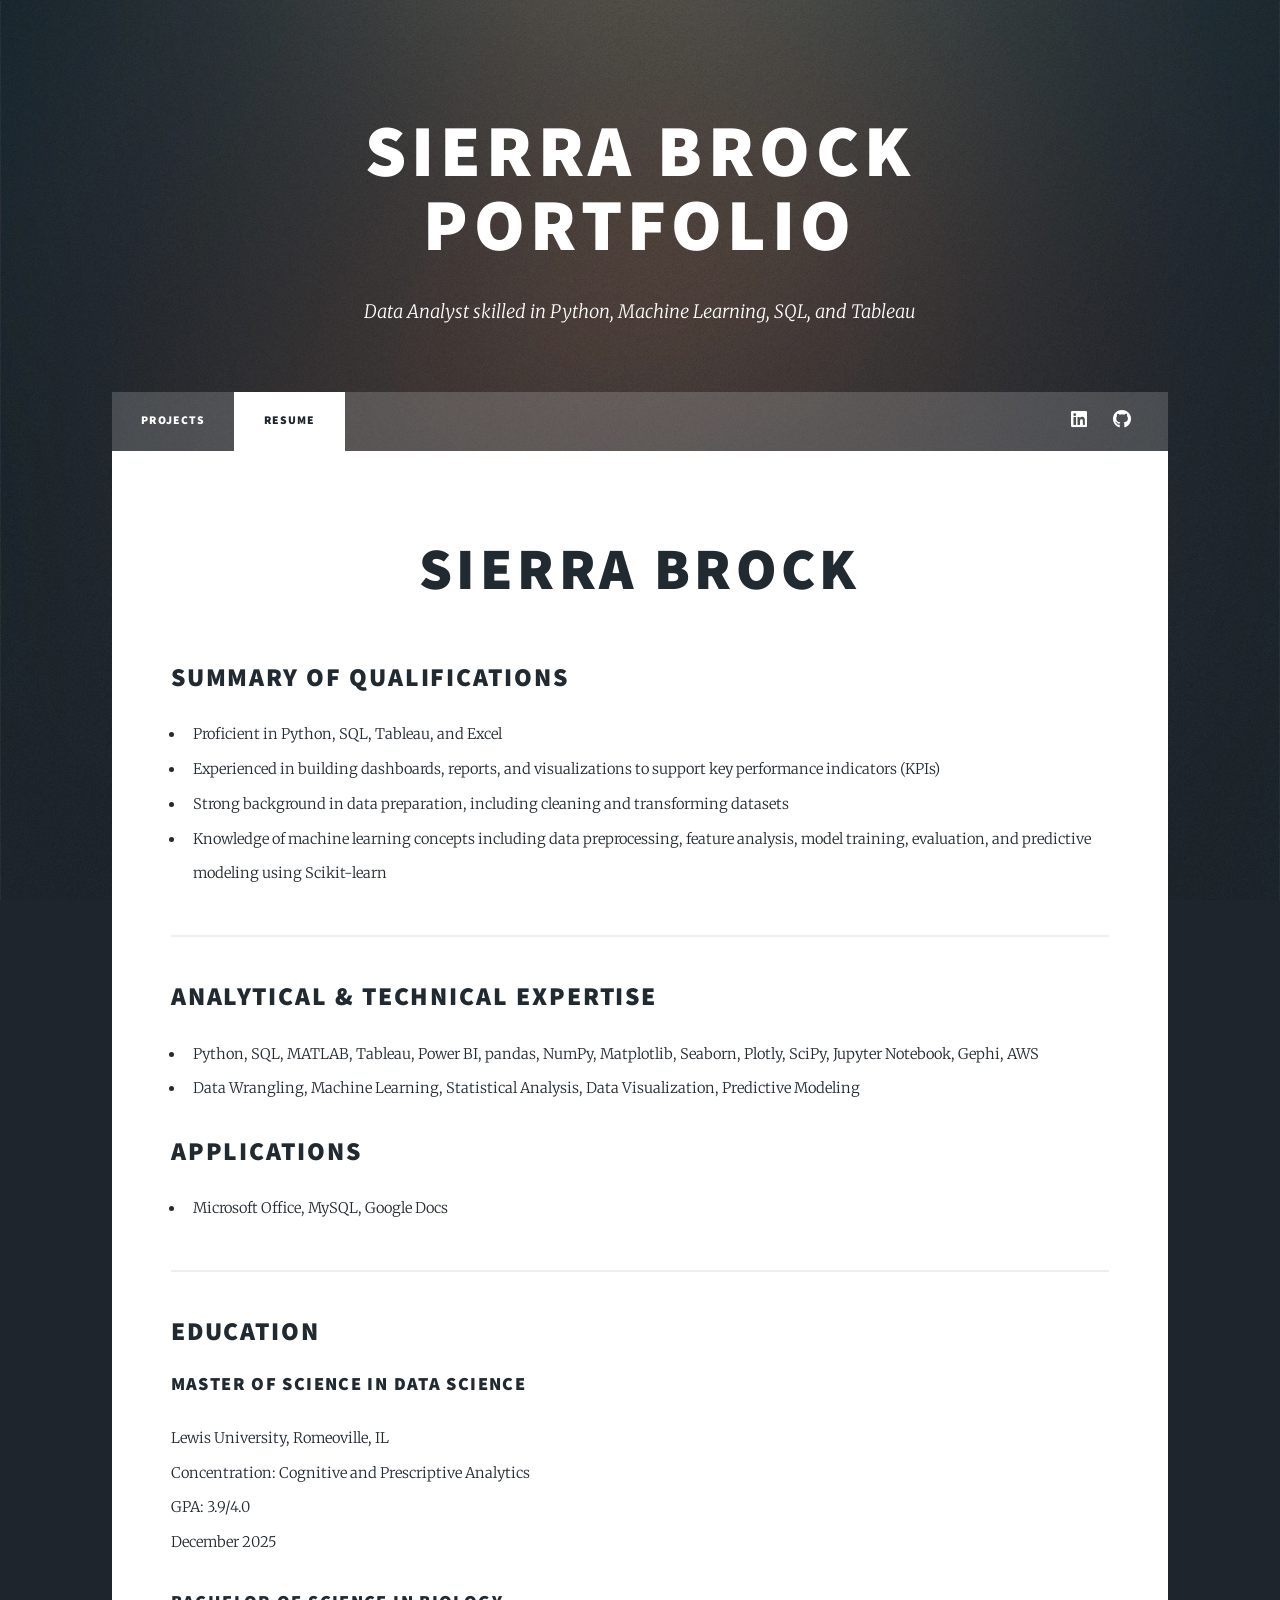
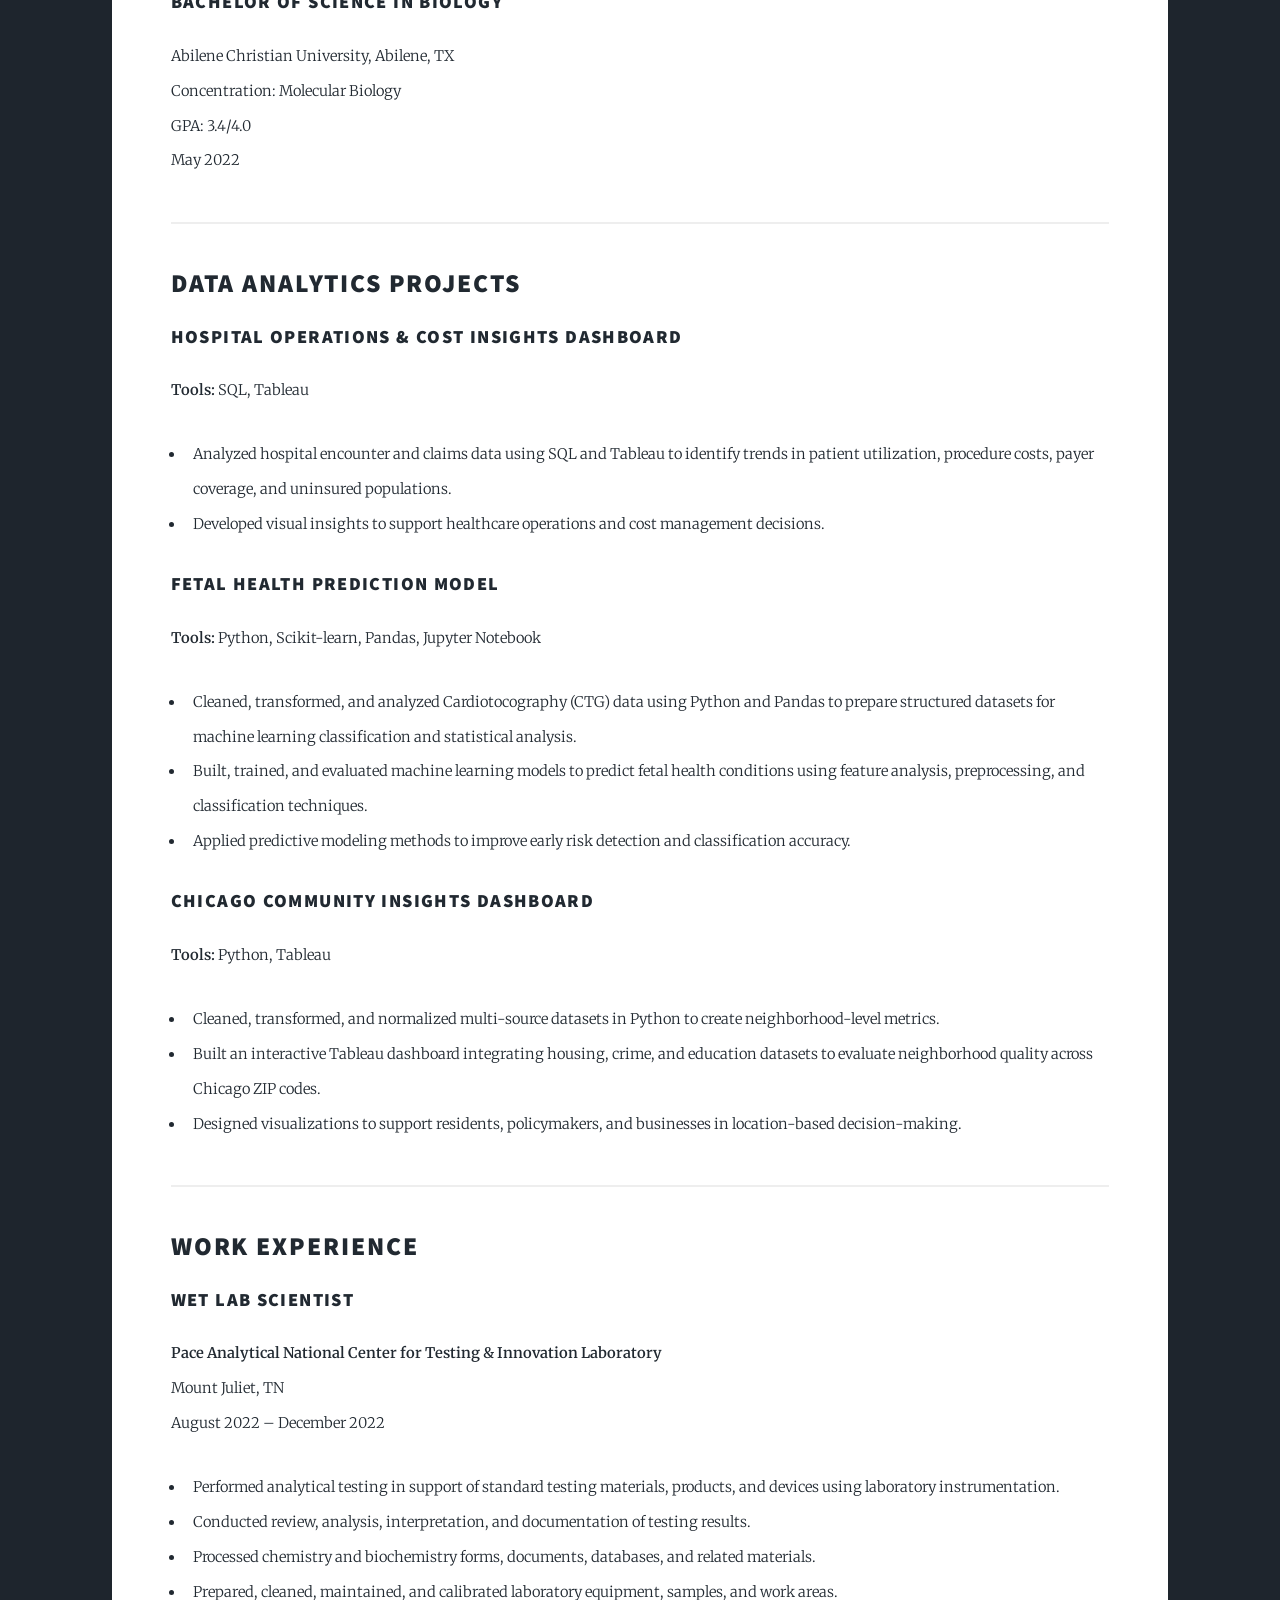
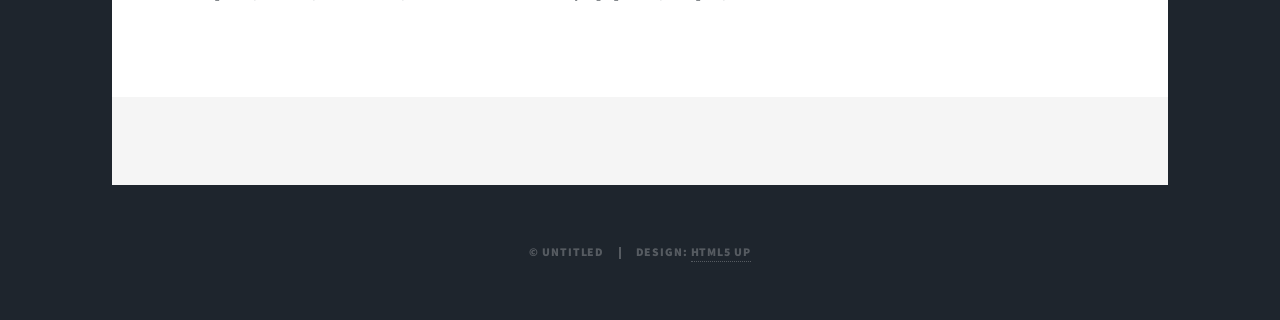
<file: resume.html>
<!DOCTYPE HTML>
<!--
	Massively by HTML5 UP
	html5up.net | @ajlkn
	Free for personal and commercial use under the CCA 3.0 license (html5up.net/license)
-->
<html>
	<head>
		<title>Sierra Brock Portfolio</title>
		<meta charset="utf-8" />
		<meta name="viewport" content="width=device-width, initial-scale=1, user-scalable=no" />
		<link rel="stylesheet" href="assets/css/main.css" />
		<noscript><link rel="stylesheet" href="assets/css/noscript.css" /></noscript>
	</head>
	<body class="is-preload">

		<!-- Wrapper -->
			<div id="wrapper" class="fade-in">

				<!-- Intro -->
					<div id="intro">
						<h1>Sierra Brock<br />
						Portfolio</h1>
						<p>Data  Analyst skilled in Python, Machine Learning, SQL, and Tableau </p>
						
					</div>


				<!-- Nav -->
					<nav id="nav">
						<ul class="links">
							<li><a href="index.html">Projects</a></li>
							<li class="active"><a href="resume.html">Resume</a></li>
						</ul>
						<ul class="icons">
							<li><a href="https://www.linkedin.com/in/sierra-brock-0b9661267/" target="_blank" rel="noopener noreferrer" class="icon brands fa-linkedin"><span class="label">Twitter</span></a></li>
							<li><a href="https://github.com/sierrab100" target="_blank" rel="noopener noreferrer" class="icon brands fa-github"><span class="label">GitHub</span></a></li>
						</ul>
					</nav>

				<!-- Main -->
					<div id="main">

						<!-- Post -->
							<section class="post">
								<header class="major">
									<h1>Sierra Brock</h1>
								</header>

								
								
								<!-- Resume -->
								<h2>Summary of Qualifications</h2>
								<ul>
									<li>Proficient in Python, SQL, Tableau, and Excel</li>
									<li>Experienced in building dashboards, reports, and visualizations to support key performance indicators (KPIs)</li>
									<li>Strong background in data preparation, including cleaning and transforming datasets</li>
									<li>Knowledge of machine learning concepts including data preprocessing, feature analysis, model training, evaluation, and predictive modeling using Scikit-learn</li>
								</ul>

								<hr />

								<h2>Analytical & Technical Expertise</h2>
								<ul>
									<li>Python, SQL, MATLAB, Tableau, Power BI, pandas, NumPy, Matplotlib, Seaborn, Plotly, SciPy, Jupyter Notebook, Gephi, AWS</li>
									<li>Data Wrangling, Machine Learning, Statistical Analysis, Data Visualization, Predictive Modeling</li>
								</ul>

								<h2>Applications</h2>
								<ul>
									<li>Microsoft Office, MySQL, Google Docs</li>
								</ul>

								<hr />

								<h2>Education</h2>

								<h3>Master of Science in Data Science</h3>
								<p>
									Lewis University, Romeoville, IL<br />
									Concentration: Cognitive and Prescriptive Analytics<br />
									GPA: 3.9/4.0<br />
									December 2025
								</p>

								<h3>Bachelor of Science in Biology</h3>
								<p>
									Abilene Christian University, Abilene, TX<br />
									Concentration: Molecular Biology<br />
									GPA: 3.4/4.0<br />
									May 2022
								</p>

								<hr />

								<h2>Data Analytics Projects</h2>

								<h3>Hospital Operations & Cost Insights Dashboard</h3>
								<p><strong>Tools:</strong> SQL, Tableau</p>
								<ul>
									<li>
										Analyzed hospital encounter and claims data using SQL and Tableau to identify trends in patient utilization,
										procedure costs, payer coverage, and uninsured populations.
									</li>
									<li>
										Developed visual insights to support healthcare operations and cost management decisions.
									</li>
								</ul>

								<h3>Fetal Health Prediction Model</h3>
								<p><strong>Tools:</strong> Python, Scikit-learn, Pandas, Jupyter Notebook</p>
								<ul>
									<li>
										Cleaned, transformed, and analyzed Cardiotocography (CTG) data using Python and Pandas to prepare structured
										datasets for machine learning classification and statistical analysis.
									</li>
									<li>
										Built, trained, and evaluated machine learning models to predict fetal health conditions using feature analysis,
										preprocessing, and classification techniques.
									</li>
									<li>
										Applied predictive modeling methods to improve early risk detection and classification accuracy.
									</li>
								</ul>

								<h3>Chicago Community Insights Dashboard</h3>
								<p><strong>Tools:</strong> Python, Tableau</p>
								<ul>
									<li>
										Cleaned, transformed, and normalized multi-source datasets in Python to create neighborhood-level metrics.
									</li>
									<li>
										Built an interactive Tableau dashboard integrating housing, crime, and education datasets to evaluate neighborhood
										quality across Chicago ZIP codes.
									</li>
									<li>
										Designed visualizations to support residents, policymakers, and businesses in location-based decision-making.
									</li>
								</ul>

								<hr />

								<h2>Work Experience</h2>

								<h3>Wet Lab Scientist</h3>
								<p>
									<strong>Pace Analytical National Center for Testing & Innovation Laboratory</strong><br />
									Mount Juliet, TN<br />
									August 2022 – December 2022
								</p>

								<ul>
									<li>
										Performed analytical testing in support of standard testing materials, products, and devices using laboratory instrumentation.
									</li>
									<li>
										Conducted review, analysis, interpretation, and documentation of testing results.
									</li>
									<li>
										Processed chemistry and biochemistry forms, documents, databases, and related materials.
									</li>
									<li>
										Prepared, cleaned, maintained, and calibrated laboratory equipment, samples, and work areas.
									</li>
								</ul>

								


								

							</section>

					</div>

				<!-- Footer -->
					<footer id="footer">
						<section>
							
						</section>
					</footer>

				<!-- Copyright -->
					<div id="copyright">
						<ul><li>&copy; Untitled</li><li>Design: <a href="https://html5up.net">HTML5 UP</a></li></ul>
					</div>

			</div>

		<!-- Scripts -->
			<script src="assets/js/jquery.min.js"></script>
			<script src="assets/js/jquery.scrollex.min.js"></script>
			<script src="assets/js/jquery.scrolly.min.js"></script>
			<script src="assets/js/browser.min.js"></script>
			<script src="assets/js/breakpoints.min.js"></script>
			<script src="assets/js/util.js"></script>
			<script src="assets/js/main.js"></script>

	</body>
</html>
</file>
<file: assets/css/main.css>
@import url(fontawesome-all.min.css);
@import url("https://fonts.googleapis.com/css?family=Merriweather:300,700,300italic,700italic|Source+Sans+Pro:900");

/*
	Massively by HTML5 UP
	html5up.net | @ajlkn
	Free for personal and commercial use under the CCA 3.0 license (html5up.net/license)
*/

html, body, div, span, applet, object,
iframe, h1, h2, h3, h4, h5, h6, p, blockquote,
pre, a, abbr, acronym, address, big, cite,
code, del, dfn, em, img, ins, kbd, q, s, samp,
small, strike, strong, sub, sup, tt, var, b,
u, i, center, dl, dt, dd, ol, ul, li, fieldset,
form, label, legend, table, caption, tbody,
tfoot, thead, tr, th, td, article, aside,
canvas, details, embed, figure, figcaption,
footer, header, hgroup, menu, nav, output, ruby,
section, summary, time, mark, audio, video {
	margin: 0;
	padding: 0;
	border: 0;
	font-size: 100%;
	font: inherit;
	vertical-align: baseline;}

article, aside, details, figcaption, figure,
footer, header, hgroup, menu, nav, section {
	display: block;}

body {
	line-height: 1;
}

ol, ul {
	list-style: none;
}

blockquote, q {
	quotes: none;
}

	blockquote:before, blockquote:after, q:before, q:after {
		content: '';
		content: none;
	}

table {
	border-collapse: collapse;
	border-spacing: 0;
}

body {
	-webkit-text-size-adjust: none;
}

mark {
	background-color: transparent;
	color: inherit;
}

input::-moz-focus-inner {
	border: 0;
	padding: 0;
}

input, select, textarea {
	-moz-appearance: none;
	-webkit-appearance: none;
	-ms-appearance: none;
	appearance: none;
}

/* Basic */

	@-ms-viewport {
		width: device-width;
	}

	body {
		-ms-overflow-style: scrollbar;
	}

	@media screen and (max-width: 480px) {

		html, body {
			min-width: 320px;
		}

	}

	html {
		box-sizing: border-box;
	}

	*, *:before, *:after {
		box-sizing: inherit;
	}

	body {
		background-color: #1e252d;
	}

		body.is-preload *, body.is-preload *:before, body.is-preload *:after {
			-moz-animation: none !important;
			-webkit-animation: none !important;
			-ms-animation: none !important;
			animation: none !important;
			-moz-transition: none !important;
			-webkit-transition: none !important;
			-ms-transition: none !important;
			transition: none !important;
		}

/* Type */

	html {
		font-size: 16pt;
	}

		@media screen and (max-width: 1680px) {

			html {
				font-size: 12pt;
			}

		}

		@media screen and (max-width: 1280px) {

			html {
				font-size: 11pt;
			}

		}

		@media screen and (max-width: 360px) {

			html {
				font-size: 10pt;
			}

		}

	body {
		color: #212931;
	}

	body, input, select, textarea {
		font-family: "Merriweather", Georgia, serif;
		font-weight: 300;
		font-size: 1rem;
		line-height: 2.375;
	}

	a {
		-moz-transition: color 0.2s ease-in-out, background-color 0.2s ease-in-out, border-color 0.2s ease-in-out, box-shadow 0.2s ease-in-out;
		-webkit-transition: color 0.2s ease-in-out, background-color 0.2s ease-in-out, border-color 0.2s ease-in-out, box-shadow 0.2s ease-in-out;
		-ms-transition: color 0.2s ease-in-out, background-color 0.2s ease-in-out, border-color 0.2s ease-in-out, box-shadow 0.2s ease-in-out;
		transition: color 0.2s ease-in-out, background-color 0.2s ease-in-out, border-color 0.2s ease-in-out, box-shadow 0.2s ease-in-out;
		border-bottom: dotted 1px;
		text-decoration: none;
	}

		a:hover {
			border-bottom-color: transparent;
		}

	strong, b {
		font-weight: 600;
	}

	em, i {
		font-style: italic;
	}

	p {
		text-align: justify;
		margin: 0 0 2rem 0;
	}

	h1, h2, h3, h4, h5, h6 {
		font-family: "Source Sans Pro", Helvetica, sans-serif;
		font-weight: 900;
		line-height: 1.5;
		letter-spacing: 0.075em;
		text-transform: uppercase;
		margin: 0 0 1rem 0;
	}

		h1 a, h2 a, h3 a, h4 a, h5 a, h6 a {
			border-bottom: 0;
			color: inherit;
			text-decoration: none;
		}

	h1 {
		font-size: 4rem;
		line-height: 1.1;
		margin: 0 0 2rem 0;
	}

	h2 {
		font-size: 1.75rem;
		line-height: 1.3;
		margin: 0 0 1.5rem 0;
	}

	h3 {
		font-size: 1.25rem;
		margin: 0 0 1.5rem 0;
	}

	h4 {
		font-size: 1rem;
	}

	h5 {
		font-size: 0.9rem;
	}

	h6 {
		font-size: 0.8rem;
	}

	sub {
		font-size: 0.8rem;
		position: relative;
		top: 0.5rem;
	}

	sup {
		font-size: 0.8rem;
		position: relative;
		top: -0.5rem;
	}

	blockquote {
		border-left: solid 4px;
		font-style: italic;
		margin: 0 0 2rem 0;
		padding: 0.5rem 0 0.5rem 2rem;
	}

	code {
		border: solid 2px;
		font-family: "Courier New", monospace;
		font-size: 0.9rem;
		margin: 0 0.25rem;
		padding: 0.25rem 0.65rem;
	}

	pre {
		-webkit-overflow-scrolling: touch;
		font-family: "Courier New", monospace;
		font-size: 0.9rem;
		margin: 0 0 2rem 0;
	}

		pre code {
			display: block;
			line-height: 1.75;
			padding: 1rem 1.5rem;
			overflow-x: auto;
		}

	hr {
		border: 0;
		border-bottom: solid 2px;
		margin: 3rem 0;
	}

		hr.major {
			margin: 5rem 0;
		}

	.align-left {
		text-align: left;
	}

	.align-center {
		text-align: center;
	}

	.align-right {
		text-align: right;
	}

	input, select, textarea {
		color: #212931;
	}

	a {
		color: #212931;
		border-bottom-color: rgba(33, 41, 49, 0.5);
	}

		a:hover {
			border-bottom-color: transparent;
			color: #18bfef !important;
		}

	strong, b {
		color: #212931;
	}

	h1, h2, h3, h4, h5, h6 {
		color: #212931;
	}

	blockquote {
		border-left-color: #eeeeee;
	}

	code {
		background: rgba(220, 220, 220, 0.25);
		border-color: #eeeeee;
	}

	hr {
		border-bottom-color: #eeeeee;
	}

/* Row */

	.row {
		display: flex;
		flex-wrap: wrap;
		box-sizing: border-box;
		align-items: stretch;
	}

		.row > * {
			box-sizing: border-box;
		}

		.row.gtr-uniform > * > :last-child {
			margin-bottom: 0;
		}

		.row.aln-left {
			justify-content: flex-start;
		}

		.row.aln-center {
			justify-content: center;
		}

		.row.aln-right {
			justify-content: flex-end;
		}

		.row.aln-top {
			align-items: flex-start;
		}

		.row.aln-middle {
			align-items: center;
		}

		.row.aln-bottom {
			align-items: flex-end;
		}

		.row > .imp {
			order: -1;
		}

		.row > .col-1 {
			width: 8.33333%;
		}

		.row > .off-1 {
			margin-left: 8.33333%;
		}

		.row > .col-2 {
			width: 16.66667%;
		}

		.row > .off-2 {
			margin-left: 16.66667%;
		}

		.row > .col-3 {
			width: 25%;
		}

		.row > .off-3 {
			margin-left: 25%;
		}

		.row > .col-4 {
			width: 33.33333%;
		}

		.row > .off-4 {
			margin-left: 33.33333%;
		}

		.row > .col-5 {
			width: 41.66667%;
		}

		.row > .off-5 {
			margin-left: 41.66667%;
		}

		.row > .col-6 {
			width: 50%;
		}

		.row > .off-6 {
			margin-left: 50%;
		}

		.row > .col-7 {
			width: 58.33333%;
		}

		.row > .off-7 {
			margin-left: 58.33333%;
		}

		.row > .col-8 {
			width: 66.66667%;
		}

		.row > .off-8 {
			margin-left: 66.66667%;
		}

		.row > .col-9 {
			width: 75%;
		}

		.row > .off-9 {
			margin-left: 75%;
		}

		.row > .col-10 {
			width: 83.33333%;
		}

		.row > .off-10 {
			margin-left: 83.33333%;
		}

		.row > .col-11 {
			width: 91.66667%;
		}

		.row > .off-11 {
			margin-left: 91.66667%;
		}

		.row > .col-12 {
			width: 100%;
		}

		.row > .off-12 {
			margin-left: 100%;
		}

		.row.gtr-0 {
			margin-top: 0;
			margin-left: 0rem;
		}

			.row.gtr-0 > * {
				padding: 0 0 0 0rem;
			}

			.row.gtr-0.gtr-uniform {
				margin-top: 0rem;
			}

				.row.gtr-0.gtr-uniform > * {
					padding-top: 0rem;
				}

		.row.gtr-25 {
			margin-top: 0;
			margin-left: -0.375rem;
		}

			.row.gtr-25 > * {
				padding: 0 0 0 0.375rem;
			}

			.row.gtr-25.gtr-uniform {
				margin-top: -0.375rem;
			}

				.row.gtr-25.gtr-uniform > * {
					padding-top: 0.375rem;
				}

		.row.gtr-50 {
			margin-top: 0;
			margin-left: -0.75rem;
		}

			.row.gtr-50 > * {
				padding: 0 0 0 0.75rem;
			}

			.row.gtr-50.gtr-uniform {
				margin-top: -0.75rem;
			}

				.row.gtr-50.gtr-uniform > * {
					padding-top: 0.75rem;
				}

		.row {
			margin-top: 0;
			margin-left: -1.5rem;
		}

			.row > * {
				padding: 0 0 0 1.5rem;
			}

			.row.gtr-uniform {
				margin-top: -1.5rem;
			}

				.row.gtr-uniform > * {
					padding-top: 1.5rem;
				}

		.row.gtr-150 {
			margin-top: 0;
			margin-left: -2.25rem;
		}

			.row.gtr-150 > * {
				padding: 0 0 0 2.25rem;
			}

			.row.gtr-150.gtr-uniform {
				margin-top: -2.25rem;
			}

				.row.gtr-150.gtr-uniform > * {
					padding-top: 2.25rem;
				}

		.row.gtr-200 {
			margin-top: 0;
			margin-left: -3rem;
		}

			.row.gtr-200 > * {
				padding: 0 0 0 3rem;
			}

			.row.gtr-200.gtr-uniform {
				margin-top: -3rem;
			}

				.row.gtr-200.gtr-uniform > * {
					padding-top: 3rem;
				}

		@media screen and (max-width: 1680px) {

			.row {
				display: flex;
				flex-wrap: wrap;
				box-sizing: border-box;
				align-items: stretch;
			}

				.row > * {
					box-sizing: border-box;
				}

				.row.gtr-uniform > * > :last-child {
					margin-bottom: 0;
				}

				.row.aln-left {
					justify-content: flex-start;
				}

				.row.aln-center {
					justify-content: center;
				}

				.row.aln-right {
					justify-content: flex-end;
				}

				.row.aln-top {
					align-items: flex-start;
				}

				.row.aln-middle {
					align-items: center;
				}

				.row.aln-bottom {
					align-items: flex-end;
				}

				.row > .imp-xlarge {
					order: -1;
				}

				.row > .col-1-xlarge {
					width: 8.33333%;
				}

				.row > .off-1-xlarge {
					margin-left: 8.33333%;
				}

				.row > .col-2-xlarge {
					width: 16.66667%;
				}

				.row > .off-2-xlarge {
					margin-left: 16.66667%;
				}

				.row > .col-3-xlarge {
					width: 25%;
				}

				.row > .off-3-xlarge {
					margin-left: 25%;
				}

				.row > .col-4-xlarge {
					width: 33.33333%;
				}

				.row > .off-4-xlarge {
					margin-left: 33.33333%;
				}

				.row > .col-5-xlarge {
					width: 41.66667%;
				}

				.row > .off-5-xlarge {
					margin-left: 41.66667%;
				}

				.row > .col-6-xlarge {
					width: 50%;
				}

				.row > .off-6-xlarge {
					margin-left: 50%;
				}

				.row > .col-7-xlarge {
					width: 58.33333%;
				}

				.row > .off-7-xlarge {
					margin-left: 58.33333%;
				}

				.row > .col-8-xlarge {
					width: 66.66667%;
				}

				.row > .off-8-xlarge {
					margin-left: 66.66667%;
				}

				.row > .col-9-xlarge {
					width: 75%;
				}

				.row > .off-9-xlarge {
					margin-left: 75%;
				}

				.row > .col-10-xlarge {
					width: 83.33333%;
				}

				.row > .off-10-xlarge {
					margin-left: 83.33333%;
				}

				.row > .col-11-xlarge {
					width: 91.66667%;
				}

				.row > .off-11-xlarge {
					margin-left: 91.66667%;
				}

				.row > .col-12-xlarge {
					width: 100%;
				}

				.row > .off-12-xlarge {
					margin-left: 100%;
				}

				.row.gtr-0 {
					margin-top: 0;
					margin-left: 0rem;
				}

					.row.gtr-0 > * {
						padding: 0 0 0 0rem;
					}

					.row.gtr-0.gtr-uniform {
						margin-top: 0rem;
					}

						.row.gtr-0.gtr-uniform > * {
							padding-top: 0rem;
						}

				.row.gtr-25 {
					margin-top: 0;
					margin-left: -0.375rem;
				}

					.row.gtr-25 > * {
						padding: 0 0 0 0.375rem;
					}

					.row.gtr-25.gtr-uniform {
						margin-top: -0.375rem;
					}

						.row.gtr-25.gtr-uniform > * {
							padding-top: 0.375rem;
						}

				.row.gtr-50 {
					margin-top: 0;
					margin-left: -0.75rem;
				}

					.row.gtr-50 > * {
						padding: 0 0 0 0.75rem;
					}

					.row.gtr-50.gtr-uniform {
						margin-top: -0.75rem;
					}

						.row.gtr-50.gtr-uniform > * {
							padding-top: 0.75rem;
						}

				.row {
					margin-top: 0;
					margin-left: -1.5rem;
				}

					.row > * {
						padding: 0 0 0 1.5rem;
					}

					.row.gtr-uniform {
						margin-top: -1.5rem;
					}

						.row.gtr-uniform > * {
							padding-top: 1.5rem;
						}

				.row.gtr-150 {
					margin-top: 0;
					margin-left: -2.25rem;
				}

					.row.gtr-150 > * {
						padding: 0 0 0 2.25rem;
					}

					.row.gtr-150.gtr-uniform {
						margin-top: -2.25rem;
					}

						.row.gtr-150.gtr-uniform > * {
							padding-top: 2.25rem;
						}

				.row.gtr-200 {
					margin-top: 0;
					margin-left: -3rem;
				}

					.row.gtr-200 > * {
						padding: 0 0 0 3rem;
					}

					.row.gtr-200.gtr-uniform {
						margin-top: -3rem;
					}

						.row.gtr-200.gtr-uniform > * {
							padding-top: 3rem;
						}

		}

		@media screen and (max-width: 1280px) {

			.row {
				display: flex;
				flex-wrap: wrap;
				box-sizing: border-box;
				align-items: stretch;
			}

				.row > * {
					box-sizing: border-box;
				}

				.row.gtr-uniform > * > :last-child {
					margin-bottom: 0;
				}

				.row.aln-left {
					justify-content: flex-start;
				}

				.row.aln-center {
					justify-content: center;
				}

				.row.aln-right {
					justify-content: flex-end;
				}

				.row.aln-top {
					align-items: flex-start;
				}

				.row.aln-middle {
					align-items: center;
				}

				.row.aln-bottom {
					align-items: flex-end;
				}

				.row > .imp-large {
					order: -1;
				}

				.row > .col-1-large {
					width: 8.33333%;
				}

				.row > .off-1-large {
					margin-left: 8.33333%;
				}

				.row > .col-2-large {
					width: 16.66667%;
				}

				.row > .off-2-large {
					margin-left: 16.66667%;
				}

				.row > .col-3-large {
					width: 25%;
				}

				.row > .off-3-large {
					margin-left: 25%;
				}

				.row > .col-4-large {
					width: 33.33333%;
				}

				.row > .off-4-large {
					margin-left: 33.33333%;
				}

				.row > .col-5-large {
					width: 41.66667%;
				}

				.row > .off-5-large {
					margin-left: 41.66667%;
				}

				.row > .col-6-large {
					width: 50%;
				}

				.row > .off-6-large {
					margin-left: 50%;
				}

				.row > .col-7-large {
					width: 58.33333%;
				}

				.row > .off-7-large {
					margin-left: 58.33333%;
				}

				.row > .col-8-large {
					width: 66.66667%;
				}

				.row > .off-8-large {
					margin-left: 66.66667%;
				}

				.row > .col-9-large {
					width: 75%;
				}

				.row > .off-9-large {
					margin-left: 75%;
				}

				.row > .col-10-large {
					width: 83.33333%;
				}

				.row > .off-10-large {
					margin-left: 83.33333%;
				}

				.row > .col-11-large {
					width: 91.66667%;
				}

				.row > .off-11-large {
					margin-left: 91.66667%;
				}

				.row > .col-12-large {
					width: 100%;
				}

				.row > .off-12-large {
					margin-left: 100%;
				}

				.row.gtr-0 {
					margin-top: 0;
					margin-left: 0rem;
				}

					.row.gtr-0 > * {
						padding: 0 0 0 0rem;
					}

					.row.gtr-0.gtr-uniform {
						margin-top: 0rem;
					}

						.row.gtr-0.gtr-uniform > * {
							padding-top: 0rem;
						}

				.row.gtr-25 {
					margin-top: 0;
					margin-left: -0.375rem;
				}

					.row.gtr-25 > * {
						padding: 0 0 0 0.375rem;
					}

					.row.gtr-25.gtr-uniform {
						margin-top: -0.375rem;
					}

						.row.gtr-25.gtr-uniform > * {
							padding-top: 0.375rem;
						}

				.row.gtr-50 {
					margin-top: 0;
					margin-left: -0.75rem;
				}

					.row.gtr-50 > * {
						padding: 0 0 0 0.75rem;
					}

					.row.gtr-50.gtr-uniform {
						margin-top: -0.75rem;
					}

						.row.gtr-50.gtr-uniform > * {
							padding-top: 0.75rem;
						}

				.row {
					margin-top: 0;
					margin-left: -1.5rem;
				}

					.row > * {
						padding: 0 0 0 1.5rem;
					}

					.row.gtr-uniform {
						margin-top: -1.5rem;
					}

						.row.gtr-uniform > * {
							padding-top: 1.5rem;
						}

				.row.gtr-150 {
					margin-top: 0;
					margin-left: -2.25rem;
				}

					.row.gtr-150 > * {
						padding: 0 0 0 2.25rem;
					}

					.row.gtr-150.gtr-uniform {
						margin-top: -2.25rem;
					}

						.row.gtr-150.gtr-uniform > * {
							padding-top: 2.25rem;
						}

				.row.gtr-200 {
					margin-top: 0;
					margin-left: -3rem;
				}

					.row.gtr-200 > * {
						padding: 0 0 0 3rem;
					}

					.row.gtr-200.gtr-uniform {
						margin-top: -3rem;
					}

						.row.gtr-200.gtr-uniform > * {
							padding-top: 3rem;
						}

		}

		@media screen and (max-width: 980px) {

			.row {
				display: flex;
				flex-wrap: wrap;
				box-sizing: border-box;
				align-items: stretch;
			}

				.row > * {
					box-sizing: border-box;
				}

				.row.gtr-uniform > * > :last-child {
					margin-bottom: 0;
				}

				.row.aln-left {
					justify-content: flex-start;
				}

				.row.aln-center {
					justify-content: center;
				}

				.row.aln-right {
					justify-content: flex-end;
				}

				.row.aln-top {
					align-items: flex-start;
				}

				.row.aln-middle {
					align-items: center;
				}

				.row.aln-bottom {
					align-items: flex-end;
				}

				.row > .imp-medium {
					order: -1;
				}

				.row > .col-1-medium {
					width: 8.33333%;
				}

				.row > .off-1-medium {
					margin-left: 8.33333%;
				}

				.row > .col-2-medium {
					width: 16.66667%;
				}

				.row > .off-2-medium {
					margin-left: 16.66667%;
				}

				.row > .col-3-medium {
					width: 25%;
				}

				.row > .off-3-medium {
					margin-left: 25%;
				}

				.row > .col-4-medium {
					width: 33.33333%;
				}

				.row > .off-4-medium {
					margin-left: 33.33333%;
				}

				.row > .col-5-medium {
					width: 41.66667%;
				}

				.row > .off-5-medium {
					margin-left: 41.66667%;
				}

				.row > .col-6-medium {
					width: 50%;
				}

				.row > .off-6-medium {
					margin-left: 50%;
				}

				.row > .col-7-medium {
					width: 58.33333%;
				}

				.row > .off-7-medium {
					margin-left: 58.33333%;
				}

				.row > .col-8-medium {
					width: 66.66667%;
				}

				.row > .off-8-medium {
					margin-left: 66.66667%;
				}

				.row > .col-9-medium {
					width: 75%;
				}

				.row > .off-9-medium {
					margin-left: 75%;
				}

				.row > .col-10-medium {
					width: 83.33333%;
				}

				.row > .off-10-medium {
					margin-left: 83.33333%;
				}

				.row > .col-11-medium {
					width: 91.66667%;
				}

				.row > .off-11-medium {
					margin-left: 91.66667%;
				}

				.row > .col-12-medium {
					width: 100%;
				}

				.row > .off-12-medium {
					margin-left: 100%;
				}

				.row.gtr-0 {
					margin-top: 0;
					margin-left: 0rem;
				}

					.row.gtr-0 > * {
						padding: 0 0 0 0rem;
					}

					.row.gtr-0.gtr-uniform {
						margin-top: 0rem;
					}

						.row.gtr-0.gtr-uniform > * {
							padding-top: 0rem;
						}

				.row.gtr-25 {
					margin-top: 0;
					margin-left: -0.375rem;
				}

					.row.gtr-25 > * {
						padding: 0 0 0 0.375rem;
					}

					.row.gtr-25.gtr-uniform {
						margin-top: -0.375rem;
					}

						.row.gtr-25.gtr-uniform > * {
							padding-top: 0.375rem;
						}

				.row.gtr-50 {
					margin-top: 0;
					margin-left: -0.75rem;
				}

					.row.gtr-50 > * {
						padding: 0 0 0 0.75rem;
					}

					.row.gtr-50.gtr-uniform {
						margin-top: -0.75rem;
					}

						.row.gtr-50.gtr-uniform > * {
							padding-top: 0.75rem;
						}

				.row {
					margin-top: 0;
					margin-left: -1.5rem;
				}

					.row > * {
						padding: 0 0 0 1.5rem;
					}

					.row.gtr-uniform {
						margin-top: -1.5rem;
					}

						.row.gtr-uniform > * {
							padding-top: 1.5rem;
						}

				.row.gtr-150 {
					margin-top: 0;
					margin-left: -2.25rem;
				}

					.row.gtr-150 > * {
						padding: 0 0 0 2.25rem;
					}

					.row.gtr-150.gtr-uniform {
						margin-top: -2.25rem;
					}

						.row.gtr-150.gtr-uniform > * {
							padding-top: 2.25rem;
						}

				.row.gtr-200 {
					margin-top: 0;
					margin-left: -3rem;
				}

					.row.gtr-200 > * {
						padding: 0 0 0 3rem;
					}

					.row.gtr-200.gtr-uniform {
						margin-top: -3rem;
					}

						.row.gtr-200.gtr-uniform > * {
							padding-top: 3rem;
						}

		}

		@media screen and (max-width: 736px) {

			.row {
				display: flex;
				flex-wrap: wrap;
				box-sizing: border-box;
				align-items: stretch;
			}

				.row > * {
					box-sizing: border-box;
				}

				.row.gtr-uniform > * > :last-child {
					margin-bottom: 0;
				}

				.row.aln-left {
					justify-content: flex-start;
				}

				.row.aln-center {
					justify-content: center;
				}

				.row.aln-right {
					justify-content: flex-end;
				}

				.row.aln-top {
					align-items: flex-start;
				}

				.row.aln-middle {
					align-items: center;
				}

				.row.aln-bottom {
					align-items: flex-end;
				}

				.row > .imp-small {
					order: -1;
				}

				.row > .col-1-small {
					width: 8.33333%;
				}

				.row > .off-1-small {
					margin-left: 8.33333%;
				}

				.row > .col-2-small {
					width: 16.66667%;
				}

				.row > .off-2-small {
					margin-left: 16.66667%;
				}

				.row > .col-3-small {
					width: 25%;
				}

				.row > .off-3-small {
					margin-left: 25%;
				}

				.row > .col-4-small {
					width: 33.33333%;
				}

				.row > .off-4-small {
					margin-left: 33.33333%;
				}

				.row > .col-5-small {
					width: 41.66667%;
				}

				.row > .off-5-small {
					margin-left: 41.66667%;
				}

				.row > .col-6-small {
					width: 50%;
				}

				.row > .off-6-small {
					margin-left: 50%;
				}

				.row > .col-7-small {
					width: 58.33333%;
				}

				.row > .off-7-small {
					margin-left: 58.33333%;
				}

				.row > .col-8-small {
					width: 66.66667%;
				}

				.row > .off-8-small {
					margin-left: 66.66667%;
				}

				.row > .col-9-small {
					width: 75%;
				}

				.row > .off-9-small {
					margin-left: 75%;
				}

				.row > .col-10-small {
					width: 83.33333%;
				}

				.row > .off-10-small {
					margin-left: 83.33333%;
				}

				.row > .col-11-small {
					width: 91.66667%;
				}

				.row > .off-11-small {
					margin-left: 91.66667%;
				}

				.row > .col-12-small {
					width: 100%;
				}

				.row > .off-12-small {
					margin-left: 100%;
				}

				.row.gtr-0 {
					margin-top: 0;
					margin-left: 0rem;
				}

					.row.gtr-0 > * {
						padding: 0 0 0 0rem;
					}

					.row.gtr-0.gtr-uniform {
						margin-top: 0rem;
					}

						.row.gtr-0.gtr-uniform > * {
							padding-top: 0rem;
						}

				.row.gtr-25 {
					margin-top: 0;
					margin-left: -0.375rem;
				}

					.row.gtr-25 > * {
						padding: 0 0 0 0.375rem;
					}

					.row.gtr-25.gtr-uniform {
						margin-top: -0.375rem;
					}

						.row.gtr-25.gtr-uniform > * {
							padding-top: 0.375rem;
						}

				.row.gtr-50 {
					margin-top: 0;
					margin-left: -0.75rem;
				}

					.row.gtr-50 > * {
						padding: 0 0 0 0.75rem;
					}

					.row.gtr-50.gtr-uniform {
						margin-top: -0.75rem;
					}

						.row.gtr-50.gtr-uniform > * {
							padding-top: 0.75rem;
						}

				.row {
					margin-top: 0;
					margin-left: -1.5rem;
				}

					.row > * {
						padding: 0 0 0 1.5rem;
					}

					.row.gtr-uniform {
						margin-top: -1.5rem;
					}

						.row.gtr-uniform > * {
							padding-top: 1.5rem;
						}

				.row.gtr-150 {
					margin-top: 0;
					margin-left: -2.25rem;
				}

					.row.gtr-150 > * {
						padding: 0 0 0 2.25rem;
					}

					.row.gtr-150.gtr-uniform {
						margin-top: -2.25rem;
					}

						.row.gtr-150.gtr-uniform > * {
							padding-top: 2.25rem;
						}

				.row.gtr-200 {
					margin-top: 0;
					margin-left: -3rem;
				}

					.row.gtr-200 > * {
						padding: 0 0 0 3rem;
					}

					.row.gtr-200.gtr-uniform {
						margin-top: -3rem;
					}

						.row.gtr-200.gtr-uniform > * {
							padding-top: 3rem;
						}

		}

		@media screen and (max-width: 480px) {

			.row {
				display: flex;
				flex-wrap: wrap;
				box-sizing: border-box;
				align-items: stretch;
			}

				.row > * {
					box-sizing: border-box;
				}

				.row.gtr-uniform > * > :last-child {
					margin-bottom: 0;
				}

				.row.aln-left {
					justify-content: flex-start;
				}

				.row.aln-center {
					justify-content: center;
				}

				.row.aln-right {
					justify-content: flex-end;
				}

				.row.aln-top {
					align-items: flex-start;
				}

				.row.aln-middle {
					align-items: center;
				}

				.row.aln-bottom {
					align-items: flex-end;
				}

				.row > .imp-xsmall {
					order: -1;
				}

				.row > .col-1-xsmall {
					width: 8.33333%;
				}

				.row > .off-1-xsmall {
					margin-left: 8.33333%;
				}

				.row > .col-2-xsmall {
					width: 16.66667%;
				}

				.row > .off-2-xsmall {
					margin-left: 16.66667%;
				}

				.row > .col-3-xsmall {
					width: 25%;
				}

				.row > .off-3-xsmall {
					margin-left: 25%;
				}

				.row > .col-4-xsmall {
					width: 33.33333%;
				}

				.row > .off-4-xsmall {
					margin-left: 33.33333%;
				}

				.row > .col-5-xsmall {
					width: 41.66667%;
				}

				.row > .off-5-xsmall {
					margin-left: 41.66667%;
				}

				.row > .col-6-xsmall {
					width: 50%;
				}

				.row > .off-6-xsmall {
					margin-left: 50%;
				}

				.row > .col-7-xsmall {
					width: 58.33333%;
				}

				.row > .off-7-xsmall {
					margin-left: 58.33333%;
				}

				.row > .col-8-xsmall {
					width: 66.66667%;
				}

				.row > .off-8-xsmall {
					margin-left: 66.66667%;
				}

				.row > .col-9-xsmall {
					width: 75%;
				}

				.row > .off-9-xsmall {
					margin-left: 75%;
				}

				.row > .col-10-xsmall {
					width: 83.33333%;
				}

				.row > .off-10-xsmall {
					margin-left: 83.33333%;
				}

				.row > .col-11-xsmall {
					width: 91.66667%;
				}

				.row > .off-11-xsmall {
					margin-left: 91.66667%;
				}

				.row > .col-12-xsmall {
					width: 100%;
				}

				.row > .off-12-xsmall {
					margin-left: 100%;
				}

				.row.gtr-0 {
					margin-top: 0;
					margin-left: 0rem;
				}

					.row.gtr-0 > * {
						padding: 0 0 0 0rem;
					}

					.row.gtr-0.gtr-uniform {
						margin-top: 0rem;
					}

						.row.gtr-0.gtr-uniform > * {
							padding-top: 0rem;
						}

				.row.gtr-25 {
					margin-top: 0;
					margin-left: -0.375rem;
				}

					.row.gtr-25 > * {
						padding: 0 0 0 0.375rem;
					}

					.row.gtr-25.gtr-uniform {
						margin-top: -0.375rem;
					}

						.row.gtr-25.gtr-uniform > * {
							padding-top: 0.375rem;
						}

				.row.gtr-50 {
					margin-top: 0;
					margin-left: -0.75rem;
				}

					.row.gtr-50 > * {
						padding: 0 0 0 0.75rem;
					}

					.row.gtr-50.gtr-uniform {
						margin-top: -0.75rem;
					}

						.row.gtr-50.gtr-uniform > * {
							padding-top: 0.75rem;
						}

				.row {
					margin-top: 0;
					margin-left: -1.5rem;
				}

					.row > * {
						padding: 0 0 0 1.5rem;
					}

					.row.gtr-uniform {
						margin-top: -1.5rem;
					}

						.row.gtr-uniform > * {
							padding-top: 1.5rem;
						}

				.row.gtr-150 {
					margin-top: 0;
					margin-left: -2.25rem;
				}

					.row.gtr-150 > * {
						padding: 0 0 0 2.25rem;
					}

					.row.gtr-150.gtr-uniform {
						margin-top: -2.25rem;
					}

						.row.gtr-150.gtr-uniform > * {
							padding-top: 2.25rem;
						}

				.row.gtr-200 {
					margin-top: 0;
					margin-left: -3rem;
				}

					.row.gtr-200 > * {
						padding: 0 0 0 3rem;
					}

					.row.gtr-200.gtr-uniform {
						margin-top: -3rem;
					}

						.row.gtr-200.gtr-uniform > * {
							padding-top: 3rem;
						}

		}

		@media screen and (max-width: 360px) {

			.row {
				display: flex;
				flex-wrap: wrap;
				box-sizing: border-box;
				align-items: stretch;
			}

				.row > * {
					box-sizing: border-box;
				}

				.row.gtr-uniform > * > :last-child {
					margin-bottom: 0;
				}

				.row.aln-left {
					justify-content: flex-start;
				}

				.row.aln-center {
					justify-content: center;
				}

				.row.aln-right {
					justify-content: flex-end;
				}

				.row.aln-top {
					align-items: flex-start;
				}

				.row.aln-middle {
					align-items: center;
				}

				.row.aln-bottom {
					align-items: flex-end;
				}

				.row > .imp-xxsmall {
					order: -1;
				}

				.row > .col-1-xxsmall {
					width: 8.33333%;
				}

				.row > .off-1-xxsmall {
					margin-left: 8.33333%;
				}

				.row > .col-2-xxsmall {
					width: 16.66667%;
				}

				.row > .off-2-xxsmall {
					margin-left: 16.66667%;
				}

				.row > .col-3-xxsmall {
					width: 25%;
				}

				.row > .off-3-xxsmall {
					margin-left: 25%;
				}

				.row > .col-4-xxsmall {
					width: 33.33333%;
				}

				.row > .off-4-xxsmall {
					margin-left: 33.33333%;
				}

				.row > .col-5-xxsmall {
					width: 41.66667%;
				}

				.row > .off-5-xxsmall {
					margin-left: 41.66667%;
				}

				.row > .col-6-xxsmall {
					width: 50%;
				}

				.row > .off-6-xxsmall {
					margin-left: 50%;
				}

				.row > .col-7-xxsmall {
					width: 58.33333%;
				}

				.row > .off-7-xxsmall {
					margin-left: 58.33333%;
				}

				.row > .col-8-xxsmall {
					width: 66.66667%;
				}

				.row > .off-8-xxsmall {
					margin-left: 66.66667%;
				}

				.row > .col-9-xxsmall {
					width: 75%;
				}

				.row > .off-9-xxsmall {
					margin-left: 75%;
				}

				.row > .col-10-xxsmall {
					width: 83.33333%;
				}

				.row > .off-10-xxsmall {
					margin-left: 83.33333%;
				}

				.row > .col-11-xxsmall {
					width: 91.66667%;
				}

				.row > .off-11-xxsmall {
					margin-left: 91.66667%;
				}

				.row > .col-12-xxsmall {
					width: 100%;
				}

				.row > .off-12-xxsmall {
					margin-left: 100%;
				}

				.row.gtr-0 {
					margin-top: 0;
					margin-left: 0rem;
				}

					.row.gtr-0 > * {
						padding: 0 0 0 0rem;
					}

					.row.gtr-0.gtr-uniform {
						margin-top: 0rem;
					}

						.row.gtr-0.gtr-uniform > * {
							padding-top: 0rem;
						}

				.row.gtr-25 {
					margin-top: 0;
					margin-left: -0.375rem;
				}

					.row.gtr-25 > * {
						padding: 0 0 0 0.375rem;
					}

					.row.gtr-25.gtr-uniform {
						margin-top: -0.375rem;
					}

						.row.gtr-25.gtr-uniform > * {
							padding-top: 0.375rem;
						}

				.row.gtr-50 {
					margin-top: 0;
					margin-left: -0.75rem;
				}

					.row.gtr-50 > * {
						padding: 0 0 0 0.75rem;
					}

					.row.gtr-50.gtr-uniform {
						margin-top: -0.75rem;
					}

						.row.gtr-50.gtr-uniform > * {
							padding-top: 0.75rem;
						}

				.row {
					margin-top: 0;
					margin-left: -1.5rem;
				}

					.row > * {
						padding: 0 0 0 1.5rem;
					}

					.row.gtr-uniform {
						margin-top: -1.5rem;
					}

						.row.gtr-uniform > * {
							padding-top: 1.5rem;
						}

				.row.gtr-150 {
					margin-top: 0;
					margin-left: -2.25rem;
				}

					.row.gtr-150 > * {
						padding: 0 0 0 2.25rem;
					}

					.row.gtr-150.gtr-uniform {
						margin-top: -2.25rem;
					}

						.row.gtr-150.gtr-uniform > * {
							padding-top: 2.25rem;
						}

				.row.gtr-200 {
					margin-top: 0;
					margin-left: -3rem;
				}

					.row.gtr-200 > * {
						padding: 0 0 0 3rem;
					}

					.row.gtr-200.gtr-uniform {
						margin-top: -3rem;
					}

						.row.gtr-200.gtr-uniform > * {
							padding-top: 3rem;
						}

		}

/* Box */

	.box {
		border: solid 2px;
		margin-bottom: 2rem;
		padding: 1.5rem;
	}

		.box > :last-child,
		.box > :last-child > :last-child,
		.box > :last-child > :last-child > :last-child {
			margin-bottom: 0;
		}

		.box.alt {
			border: 0;
			border-radius: 0;
			padding: 0;
		}

	.box {
		border-color: #eeeeee;
	}

/* Button */

	input[type="submit"],
	input[type="reset"],
	input[type="button"],
	button,
	.button {
		-moz-appearance: none;
		-webkit-appearance: none;
		-ms-appearance: none;
		appearance: none;
		-moz-transition: background-color 0.2s ease-in-out, box-shadow 0.2s ease-in-out, color 0.2s ease-in-out;
		-webkit-transition: background-color 0.2s ease-in-out, box-shadow 0.2s ease-in-out, color 0.2s ease-in-out;
		-ms-transition: background-color 0.2s ease-in-out, box-shadow 0.2s ease-in-out, color 0.2s ease-in-out;
		transition: background-color 0.2s ease-in-out, box-shadow 0.2s ease-in-out, color 0.2s ease-in-out;
		border: 0;
		border-radius: 0;
		cursor: pointer;
		display: inline-block;
		font-family: "Source Sans Pro", Helvetica, sans-serif;
		font-size: 0.8rem;
		font-weight: 900;
		letter-spacing: 0.075em;
		height: 3rem;
		line-height: 3rem;
		padding: 0 2rem;
		text-align: center;
		text-decoration: none;
		text-transform: uppercase;
		white-space: nowrap;
	}

		input[type="submit"].icon:before,
		input[type="reset"].icon:before,
		input[type="button"].icon:before,
		button.icon:before,
		.button.icon:before {
			margin-right: 0.5rem;
		}

		input[type="submit"].icon.solo,
		input[type="reset"].icon.solo,
		input[type="button"].icon.solo,
		button.icon.solo,
		.button.icon.solo {
			position: relative;
			width: 4rem;
			height: 4rem;
			line-height: 4rem;
			border-radius: 4rem;
			text-indent: 4rem;
			overflow: hidden;
			padding: 0;
			white-space: nowrap;
		}

			input[type="submit"].icon.solo:before,
			input[type="reset"].icon.solo:before,
			input[type="button"].icon.solo:before,
			button.icon.solo:before,
			.button.icon.solo:before {
				position: absolute;
				display: block;
				top: 0;
				left: 0;
				width: inherit;
				height: inherit;
				line-height: inherit;
				font-size: 1.25rem;
				margin-right: 0;
				text-align: center;
				text-indent: 0;
			}

		input[type="submit"].fit,
		input[type="reset"].fit,
		input[type="button"].fit,
		button.fit,
		.button.fit {
			width: 100%;
		}

		input[type="submit"].small,
		input[type="reset"].small,
		input[type="button"].small,
		button.small,
		.button.small {
			font-size: 0.7rem;
			height: 2.5rem;
			line-height: 2.5rem;
			padding: 0 1.5rem;
		}

		input[type="submit"].large,
		input[type="reset"].large,
		input[type="button"].large,
		button.large,
		.button.large {
			font-size: 0.9rem;
			height: 3.5rem;
			line-height: 3.5rem;
			padding: 0 2.75rem;
		}

		@media screen and (max-width: 980px) {

			input[type="submit"],
			input[type="reset"],
			input[type="button"],
			button,
			.button {
				font-size: 0.9rem;
				height: 3.25rem;
				line-height: 3.25rem;
			}

				input[type="submit"].large,
				input[type="reset"].large,
				input[type="button"].large,
				button.large,
				.button.large {
					font-size: 1rem;
					height: 3.75rem;
					line-height: 3.75rem;
				}

		}

		input[type="submit"].disabled, input[type="submit"]:disabled,
		input[type="reset"].disabled,
		input[type="reset"]:disabled,
		input[type="button"].disabled,
		input[type="button"]:disabled,
		button.disabled,
		button:disabled,
		.button.disabled,
		.button:disabled {
			pointer-events: none;
			opacity: 0.25;
		}

	input[type="submit"],
	input[type="reset"],
	input[type="button"],
	button,
	.button {
		background-color: transparent;
		box-shadow: inset 0 0 0 2px #212931;
		color: #212931 !important;
	}

		input[type="submit"]:hover,
		input[type="reset"]:hover,
		input[type="button"]:hover,
		button:hover,
		.button:hover {
			box-shadow: inset 0 0 0 2px #18bfef;
			color: #18bfef !important;
		}

		input[type="submit"].primary,
		input[type="reset"].primary,
		input[type="button"].primary,
		button.primary,
		.button.primary {
			background-color: #212931;
			box-shadow: none;
			color: #ffffff !important;
		}

			input[type="submit"].primary:hover,
			input[type="reset"].primary:hover,
			input[type="button"].primary:hover,
			button.primary:hover,
			.button.primary:hover {
				background-color: #18bfef;
			}

/* Form */

	form {
		margin: 0 0 2rem 0;
	}

		form > :last-child {
			margin-bottom: 0;
		}

		form > .fields {
			display: -moz-flex;
			display: -webkit-flex;
			display: -ms-flex;
			display: flex;
			-moz-flex-wrap: wrap;
			-webkit-flex-wrap: wrap;
			-ms-flex-wrap: wrap;
			flex-wrap: wrap;
			width: calc(100% + 3rem);
			margin: -1.5rem 0 2rem -1.5rem;
		}

			form > .fields > .field {
				-moz-flex-grow: 0;
				-webkit-flex-grow: 0;
				-ms-flex-grow: 0;
				flex-grow: 0;
				-moz-flex-shrink: 0;
				-webkit-flex-shrink: 0;
				-ms-flex-shrink: 0;
				flex-shrink: 0;
				padding: 1.5rem 0 0 1.5rem;
				width: calc(100% - 1.5rem);
			}

				form > .fields > .field.half {
					width: calc(50% - 0.75rem);
				}

				form > .fields > .field.third {
					width: calc(100%/3 - 0.5rem);
				}

				form > .fields > .field.quarter {
					width: calc(25% - 0.375rem);
				}

		@media screen and (max-width: 480px) {

			form > .fields {
				width: calc(100% + 3rem);
				margin: -1.5rem 0 2rem -1.5rem;
			}

				form > .fields > .field {
					padding: 1.5rem 0 0 1.5rem;
					width: calc(100% - 1.5rem);
				}

					form > .fields > .field.half {
						width: calc(100% - 1.5rem);
					}

					form > .fields > .field.third {
						width: calc(100% - 1.5rem);
					}

					form > .fields > .field.quarter {
						width: calc(100% - 1.5rem);
					}

		}

	label {
		display: block;
		font-family: "Source Sans Pro", Helvetica, sans-serif;
		font-weight: 900;
		line-height: 1.5;
		letter-spacing: 0.075em;
		font-size: 0.8rem;
		text-transform: uppercase;
		margin: 0 0 0.75rem 0;
	}

		@media screen and (max-width: 980px) {

			label {
				font-size: 0.9rem;
			}

		}

	input[type="text"],
	input[type="password"],
	input[type="email"],
	select,
	textarea {
		-moz-appearance: none;
		-webkit-appearance: none;
		-ms-appearance: none;
		appearance: none;
		background: transparent;
		border-radius: 0;
		border: solid 2px;
		color: inherit;
		display: block;
		outline: 0;
		padding: 0 1rem;
		text-decoration: none;
		width: 100%;
	}

		input[type="text"]:invalid,
		input[type="password"]:invalid,
		input[type="email"]:invalid,
		select:invalid,
		textarea:invalid {
			box-shadow: none;
		}

	select {
		background-size: 1.25rem;
		background-repeat: no-repeat;
		background-position: calc(100% - 1rem) center;
		height: 3rem;
		padding-right: 3rem;
		text-overflow: ellipsis;
	}

		select:focus::-ms-value {
			background-color: transparent;
		}

		select::-ms-expand {
			display: none;
		}

	input[type="text"],
	input[type="password"],
	input[type="email"],
	select {
		height: 3rem;
	}

	textarea {
		padding: 0.75rem 1rem;
	}

	input[type="checkbox"],
	input[type="radio"] {
		-moz-appearance: none;
		-webkit-appearance: none;
		-ms-appearance: none;
		appearance: none;
		display: block;
		float: left;
		margin-right: -2rem;
		opacity: 0;
		width: 1rem;
		z-index: -1;
	}

		input[type="checkbox"] + label,
		input[type="radio"] + label {
			text-decoration: none;
			cursor: pointer;
			display: inline-block;
			font-size: 1rem;
			letter-spacing: 0;
			font-family: "Merriweather", Georgia, serif;
			text-transform: none;
			font-weight: 300;
			padding-left: 2.8rem;
			padding-right: 1rem;
			position: relative;
		}

			input[type="checkbox"] + label:before,
			input[type="radio"] + label:before {
				-moz-osx-font-smoothing: grayscale;
				-webkit-font-smoothing: antialiased;
				display: inline-block;
				font-style: normal;
				font-variant: normal;
				text-rendering: auto;
				line-height: 1;
				text-transform: none !important;
				font-family: 'Font Awesome 5 Free';
				font-weight: 900;
			}

			input[type="checkbox"] + label:before,
			input[type="radio"] + label:before {
				border-radius: 0;
				border: solid 2px;
				content: '';
				display: inline-block;
				font-size: 0.8rem;
				height: 1.8rem;
				left: 0;
				line-height: 1.65rem;
				position: absolute;
				text-align: center;
				top: -0.125rem;
				width: 1.8rem;
			}

		input[type="checkbox"]:checked + label:before,
		input[type="radio"]:checked + label:before {
			content: '\f00c';
		}

	input[type="checkbox"] + label:before {
		border-radius: 0;
	}

	input[type="radio"] + label:before {
		border-radius: 100%;
	}

	::-webkit-input-placeholder {
		opacity: 1.0;
	}

	:-moz-placeholder {
		opacity: 1.0;
	}

	::-moz-placeholder {
		opacity: 1.0;
	}

	:-ms-input-placeholder {
		opacity: 1.0;
	}

	label {
		color: #212931;
	}

	input[type="text"],
	input[type="password"],
	input[type="email"],
	select,
	textarea {
		border-color: #eeeeee;
	}

		input[type="text"]:focus,
		input[type="password"]:focus,
		input[type="email"]:focus,
		select:focus,
		textarea:focus {
			border-color: #18bfef;
		}

	select {
		background-image: url("data:image/svg+xml;charset=utf8,%3Csvg xmlns='http://www.w3.org/2000/svg' width='40' height='40' preserveAspectRatio='none' viewBox='0 0 40 40'%3E%3Cpath d='M9.4,12.3l10.4,10.4l10.4-10.4c0.2-0.2,0.5-0.4,0.9-0.4c0.3,0,0.6,0.1,0.9,0.4l3.3,3.3c0.2,0.2,0.4,0.5,0.4,0.9 c0,0.4-0.1,0.6-0.4,0.9L20.7,31.9c-0.2,0.2-0.5,0.4-0.9,0.4c-0.3,0-0.6-0.1-0.9-0.4L4.3,17.3c-0.2-0.2-0.4-0.5-0.4-0.9 c0-0.4,0.1-0.6,0.4-0.9l3.3-3.3c0.2-0.2,0.5-0.4,0.9-0.4S9.1,12.1,9.4,12.3z' fill='%23eeeeee' /%3E%3C/svg%3E");
	}

		select option {
			background-color: #ffffff;
			color: #212931;
		}

	.select-wrapper:before {
		color: #eeeeee;
	}

	input[type="checkbox"] + label,
	input[type="radio"] + label {
		color: #212931;
	}

		input[type="checkbox"] + label:before,
		input[type="radio"] + label:before {
			border-color: #eeeeee;
		}

	input[type="checkbox"]:checked + label:before,
	input[type="radio"]:checked + label:before {
		background-color: #212931;
		border-color: #212931;
		color: #ffffff;
	}

	input[type="checkbox"]:focus + label:before,
	input[type="radio"]:focus + label:before {
		border-color: #18bfef;
	}

	::-webkit-input-placeholder {
		color: #909498 !important;
	}

	:-moz-placeholder {
		color: #909498 !important;
	}

	::-moz-placeholder {
		color: #909498 !important;
	}

	:-ms-input-placeholder {
		color: #909498 !important;
	}

	.formerize-placeholder {
		color: #909498 !important;
	}

/* Icon */

	.icon {
		text-decoration: none;
		border-bottom: none;
		position: relative;
	}

		.icon:before {
			-moz-osx-font-smoothing: grayscale;
			-webkit-font-smoothing: antialiased;
			display: inline-block;
			font-style: normal;
			font-variant: normal;
			text-rendering: auto;
			line-height: 1;
			text-transform: none !important;
			font-family: 'Font Awesome 5 Free';
			font-weight: 400;
		}

		.icon > .label {
			display: none;
		}

		.icon:before {
			line-height: inherit;
		}

		.icon.solid:before {
			font-weight: 900;
		}

		.icon.brands:before {
			font-family: 'Font Awesome 5 Brands';
		}

/* Image */

	.image {
		border: 0;
		display: inline-block;
		position: relative;
	}

		.image img {
			display: block;
		}

		.image.left, .image.right {
			max-width: 40%;
		}

			.image.left img, .image.right img {
				width: 100%;
			}

		.image.left {
			float: left;
			margin: 0 2rem 2rem 0;
			top: 0.75rem;
		}

		.image.right {
			float: right;
			margin: 0 0 2rem 2rem;
			top: 0.75rem;
		}

		.image.fit {
			display: block;
			margin: 2.5rem 0;
			width: 100%;
		}

			.image.fit:first-child {
				margin-top: 0;
			}

			.image.fit img {
				width: 100%;
			}

		.image.main {
			display: block;
			margin: 4rem 0;
			width: 100%;
		}

			.image.main:first-child {
				margin-top: 0;
			}

			.image.main img {
				width: 100%;
			}

		@media screen and (max-width: 736px) {

			.image.fit {
				margin: 2rem 0;
			}

			.image.main {
				margin: 2rem 0;
			}

		}

	a.image {
		overflow: hidden;
	}

		a.image img {
			-moz-transition: -moz-transform 0.2s ease-out;
			-webkit-transition: -webkit-transform 0.2s ease-out;
			-ms-transition: -ms-transform 0.2s ease-out;
			transition: transform 0.2s ease-out;
		}

		a.image:hover img {
			-moz-transform: scale(1.05);
			-webkit-transform: scale(1.05);
			-ms-transform: scale(1.05);
			transform: scale(1.05);
		}

/* Actions */

	ul.actions {
		display: -moz-flex;
		display: -webkit-flex;
		display: -ms-flex;
		display: flex;
		cursor: default;
		list-style: none;
		margin-left: -1rem;
		padding-left: 0;
	}

		ul.actions li {
			padding: 0 0 0 1rem;
			vertical-align: middle;
		}

		ul.actions.special {
			-moz-justify-content: center;
			-webkit-justify-content: center;
			-ms-justify-content: center;
			justify-content: center;
			width: 100%;
			margin-left: 0;
		}

			ul.actions.special li:first-child {
				padding-left: 0;
			}

		ul.actions.stacked {
			-moz-flex-direction: column;
			-webkit-flex-direction: column;
			-ms-flex-direction: column;
			flex-direction: column;
			margin-left: 0;
		}

			ul.actions.stacked li {
				padding: 1.3rem 0 0 0;
			}

				ul.actions.stacked li:first-child {
					padding-top: 0;
				}

		ul.actions.fit {
			width: calc(100% + 1rem);
		}

			ul.actions.fit li {
				-moz-flex-grow: 1;
				-webkit-flex-grow: 1;
				-ms-flex-grow: 1;
				flex-grow: 1;
				-moz-flex-shrink: 1;
				-webkit-flex-shrink: 1;
				-ms-flex-shrink: 1;
				flex-shrink: 1;
				width: 100%;
			}

				ul.actions.fit li > * {
					width: 100%;
				}

			ul.actions.fit.stacked {
				width: 100%;
			}

		@media screen and (max-width: 480px) {

			ul.actions:not(.fixed) {
				-moz-flex-direction: column;
				-webkit-flex-direction: column;
				-ms-flex-direction: column;
				flex-direction: column;
				margin-left: 0;
				width: 100% !important;
			}

				ul.actions:not(.fixed) li {
					-moz-flex-grow: 1;
					-webkit-flex-grow: 1;
					-ms-flex-grow: 1;
					flex-grow: 1;
					-moz-flex-shrink: 1;
					-webkit-flex-shrink: 1;
					-ms-flex-shrink: 1;
					flex-shrink: 1;
					padding: 1rem 0 0 0;
					text-align: center;
					width: 100%;
				}

					ul.actions:not(.fixed) li > * {
						width: 100%;
					}

					ul.actions:not(.fixed) li:first-child {
						padding-top: 0;
					}

					ul.actions:not(.fixed) li input[type="submit"],
					ul.actions:not(.fixed) li input[type="reset"],
					ul.actions:not(.fixed) li input[type="button"],
					ul.actions:not(.fixed) li button,
					ul.actions:not(.fixed) li .button {
						width: 100%;
					}

						ul.actions:not(.fixed) li input[type="submit"].icon:before,
						ul.actions:not(.fixed) li input[type="reset"].icon:before,
						ul.actions:not(.fixed) li input[type="button"].icon:before,
						ul.actions:not(.fixed) li button.icon:before,
						ul.actions:not(.fixed) li .button.icon:before {
							margin-left: -0.5rem;
						}

		}

/* Icons */

	ul.icons {
		cursor: default;
		list-style: none;
		padding-left: 0;
	}

		ul.icons li {
			display: inline-block;
			padding: 0 0.5rem 0 0;
			vertical-align: middle;
		}

			ul.icons li:last-child {
				padding-right: 0;
			}

			ul.icons li .icon:before {
				width: 2.25rem;
				height: 2.25rem;
				line-height: 2.25rem;
				display: inline-block;
				text-align: center;
				border-radius: 100%;
				font-size: 1.25rem;
			}

		ul.icons.alt li .icon:before {
			-moz-transition: color 0.2s ease-in-out, background-color 0.2s ease-in-out, border-color 0.2s ease-in-out, box-shadow 0.2s ease-in-out;
			-webkit-transition: color 0.2s ease-in-out, background-color 0.2s ease-in-out, border-color 0.2s ease-in-out, box-shadow 0.2s ease-in-out;
			-ms-transition: color 0.2s ease-in-out, background-color 0.2s ease-in-out, border-color 0.2s ease-in-out, box-shadow 0.2s ease-in-out;
			transition: color 0.2s ease-in-out, background-color 0.2s ease-in-out, border-color 0.2s ease-in-out, box-shadow 0.2s ease-in-out;
			font-size: 1rem;
		}

/* List */

	ol {
		list-style: decimal;
		margin: 0 0 2rem 0;
		padding-left: 1.25rem;
	}

		ol li {
			padding-left: 0.25rem;
		}

	ul {
		list-style: disc;
		margin: 0 0 2rem 0;
		padding-left: 1rem;
	}

		ul li {
			padding-left: 0.5rem;
		}

		ul.divided {
			list-style: none;
			padding-left: 0;
		}

			ul.divided li {
				border-top: solid 1px;
				padding: 0.5rem 0;
			}

				ul.divided li:first-child {
					border-top: 0;
					padding-top: 0;
				}

	dl {
		margin: 0 0 2rem 0;
	}

		dl dt {
			display: block;
			font-weight: 600;
			margin: 0 0 1rem 0;
		}

		dl dd {
			margin-left: 2rem;
		}

	ul.divided li {
		border-top-color: #eeeeee;
	}

	ul.icons li a.icon:hover:before {
		color: #18bfef;
	}

	ul.icons.alt li .icon:before {
		box-shadow: inset 0 0 0 2px #eeeeee;
	}

	ul.icons.alt li a.icon:hover:before {
		box-shadow: inset 0 0 0 2px #18bfef;
	}

/* Section/Article */

	section.special, article.special {
		text-align: center;
	}

	header {
		cursor: default;
	}

		header > .date {
			display: block;
			font-size: 0.8rem;
			height: 1;
			margin: 0 0 1rem 0;
			position: relative;
		}

		header > p {
			font-style: italic;
		}

		header > h1 + p {
			font-size: 1.1rem;
			margin-top: -0.5rem;
			line-height: 2;
		}

		header > h2 + p {
			font-size: 1rem;
			margin-top: -0.75rem;
		}

		header > h3 + p {
			font-size: 0.9rem;
			margin-top: -0.75rem;
		}

		header > h4 + p {
			font-size: 0.8rem;
			margin-top: -0.75rem;
		}

		header.major {
			margin: 0 0 4rem 0;
			text-align: center;
		}

			header.major > :last-child {
				margin-bottom: 0;
			}

			header.major > p {
				margin-top: 0;
				text-align: center;
			}

			header.major > .date {
				font-size: 1rem;
				margin: 0 0 4rem 0;
			}

				header.major > .date:before, header.major > .date:after {
					content: '';
					display: block;
					position: absolute;
					top: 50%;
					width: calc(50% - 6rem);
					border-top: solid 2px;
				}

				header.major > .date:before {
					left: 0;
				}

				header.major > .date:after {
					right: 0;
				}

		@media screen and (max-width: 980px) {

			header br {
				display: none;
			}

		}

		@media screen and (max-width: 736px) {

			header.major {
				margin: 0 0 2rem 0;
			}

		}

	header.major .date:before, header.major .date:after {
		border-top-color: #eeeeee;
	}

/* Table */

	.table-wrapper {
		-webkit-overflow-scrolling: touch;
		overflow-x: auto;
	}

	table {
		margin: 0 0 2rem 0;
		width: 100%;
	}

		table tbody tr {
			border: solid 1px;
			border-left: 0;
			border-right: 0;
		}

		table td {
			padding: 0.75rem 0.75rem;
		}

		table th {
			font-family: "Source Sans Pro", Helvetica, sans-serif;
			font-size: 0.8rem;
			font-weight: 900;
			letter-spacing: 0.075em;
			line-height: 1.5;
			padding: 0 0.75rem 0.75rem 0.75rem;
			text-align: left;
			text-transform: uppercase;
		}

			@media screen and (max-width: 980px) {

				table th {
					font-size: 0.9rem;
				}

			}

		table thead {
			border-bottom: solid 2px;
		}

		table tfoot {
			border-top: solid 2px;
		}

		table.alt {
			border-collapse: separate;
		}

			table.alt tbody tr td {
				border: solid 1px;
				border-left-width: 0;
				border-top-width: 0;
			}

				table.alt tbody tr td:first-child {
					border-left-width: 1px;
				}

			table.alt tbody tr:first-child td {
				border-top-width: 1px;
			}

			table.alt thead {
				border-bottom: 0;
			}

			table.alt tfoot {
				border-top: 0;
			}

	table tbody tr {
		border-color: #eeeeee;
	}

		table tbody tr:nth-child(2n + 1) {
			background-color: rgba(220, 220, 220, 0.25);
		}

	table th {
		color: #212931;
	}

	table thead {
		border-bottom-color: #eeeeee;
	}

	table tfoot {
		border-top-color: #eeeeee;
	}

	table.alt tbody tr td {
		border-color: #eeeeee;
	}

/* Pagination */

	.pagination {
		display: -moz-inline-flex;
		display: -webkit-inline-flex;
		display: -ms-inline-flex;
		display: inline-flex;
		-moz-user-select: none;
		-webkit-user-select: none;
		-ms-user-select: none;
		user-select: none;
		cursor: default;
		list-style: none;
		margin: 0 0 2rem 2px;
		padding: 0;
	}

		.pagination a, .pagination span {
			-moz-transition: background-color 0.2s ease-in-out, border-color 0.2s ease-in-out, box-shadow 0.2s ease-in-out, color 0.2s ease-in-out;
			-webkit-transition: background-color 0.2s ease-in-out, border-color 0.2s ease-in-out, box-shadow 0.2s ease-in-out, color 0.2s ease-in-out;
			-ms-transition: background-color 0.2s ease-in-out, border-color 0.2s ease-in-out, box-shadow 0.2s ease-in-out, color 0.2s ease-in-out;
			transition: background-color 0.2s ease-in-out, border-color 0.2s ease-in-out, box-shadow 0.2s ease-in-out, color 0.2s ease-in-out;
			border: solid 2px;
			display: inline-block;
			font-family: "Source Sans Pro", Helvetica, sans-serif;
			font-size: 0.8rem;
			font-weight: 900;
			height: 3rem;
			letter-spacing: 0.075em;
			line-height: calc(3rem - 4px);
			margin-left: -2px;
			min-width: 3rem;
			position: relative;
			text-align: center;
			text-decoration: none;
			text-transform: uppercase;
		}

		.pagination .next, .pagination .previous {
			text-decoration: none;
			padding: 0 1.75rem;
		}

			.pagination .next:before, .pagination .previous:before {
				-moz-osx-font-smoothing: grayscale;
				-webkit-font-smoothing: antialiased;
				display: inline-block;
				font-style: normal;
				font-variant: normal;
				text-rendering: auto;
				line-height: 1;
				text-transform: none !important;
				font-family: 'Font Awesome 5 Free';
				font-weight: 900;
			}

			.pagination .next:before, .pagination .previous:before {
				display: inline-block;
				color: inherit !important;
				line-height: inherit;
			}

		.pagination .previous:before {
			content: '\f104';
			margin-right: 0.9375em;
		}

		.pagination .next:before {
			content: '\f105';
			float: right;
			margin-left: 0.9375em;
		}

		@media screen and (max-width: 980px) {

			.pagination a, .pagination span {
				font-size: 0.9rem;
			}

		}

		@media screen and (max-width: 480px) {

			.pagination .page, .pagination .extra {
				display: none;
			}

		}

	.pagination a, .pagination span {
		border-color: #eeeeee;
	}

	.pagination a {
		color: #212931 !important;
	}

		.pagination a:hover {
			color: #18bfef !important;
			border-color: #18bfef;
			z-index: 1;
		}

			.pagination a:hover + a,
			.pagination a:hover + span {
				border-left-color: #18bfef;
			}

		.pagination a.active {
			background-color: #eeeeee;
		}

	.pagination span {
		color: #eeeeee;
	}

/* Wrapper */

	#wrapper {
		-moz-transition: opacity 0.5s ease;
		-webkit-transition: opacity 0.5s ease;
		-ms-transition: opacity 0.5s ease;
		transition: opacity 0.5s ease;
		position: relative;
		z-index: 1;
		overflow: hidden;
	}

		#wrapper > .bg {
			position: absolute;
			top: 0;
			left: 0;
			width: 100%;
			height: 100%;
			background-color: #212931;
			background-image: url("../../images/overlay.png"), linear-gradient(0deg, rgba(0, 0, 0, 0.1), rgba(0, 0, 0, 0.1)), url("../../images/bg.jpg");
			background-size: auto,								auto,														100% auto;
			background-position: center,								center,														top center;
			background-repeat: repeat,								no-repeat,													no-repeat;
			background-attachment: scroll,								scroll,														scroll;
			z-index: -1;
		}

			#wrapper > .bg.fixed {
				position: fixed;
				width: 100vw;
				height: 100vh;
			}

		#wrapper.fade-in:before {
			pointer-events: none;
			-moz-transition: opacity 1s ease-in-out;
			-webkit-transition: opacity 1s ease-in-out;
			-ms-transition: opacity 1s ease-in-out;
			transition: opacity 1s ease-in-out;
			-moz-transition-delay: 0.75s;
			-webkit-transition-delay: 0.75s;
			-ms-transition-delay: 0.75s;
			transition-delay: 0.75s;
			background: #1e252d;
			content: '';
			display: block;
			height: 100%;
			left: 0;
			opacity: 0;
			position: fixed;
			top: 0;
			width: 100%;
		}

		body.is-preload #wrapper.fade-in:before {
			opacity: 1;
		}

		@media screen and (orientation: portrait) {

			#wrapper > .bg {
				background-size: auto,								auto,														auto 175%;
			}

		}

/* Intro */

	#intro {
		color: #ffffff;
		padding: 8rem 4rem 6rem 4rem ;
		-moz-align-items: center;
		-webkit-align-items: center;
		-ms-align-items: center;
		align-items: center;
		display: -moz-flex;
		display: -webkit-flex;
		display: -ms-flex;
		display: flex;
		-moz-flex-direction: column;
		-webkit-flex-direction: column;
		-ms-flex-direction: column;
		flex-direction: column;
		-moz-justify-content: -moz-flex-end;
		-webkit-justify-content: -webkit-flex-end;
		-ms-justify-content: -ms-flex-end;
		justify-content: center;
		-moz-transition: opacity 1s ease, -moz-transform 1s ease;
		-webkit-transition: opacity 1s ease, -webkit-transform 1s ease;
		-ms-transition: opacity 1s ease, -ms-transform 1s ease;
		transition: opacity 1s ease, transform 1s ease;
		position: relative;
		cursor: default;
		text-align: center;
		z-index: 1;
		min-height: 50vh;
	}

		#intro input, #intro select, #intro textarea {
			color: #ffffff;
		}

		#intro a {
			color: #ffffff;
			border-bottom-color: rgba(255, 255, 255, 0.5);
		}

			#intro a:hover {
				border-bottom-color: transparent;
				color: #18bfef !important;
			}

		#intro strong, #intro b {
			color: #ffffff;
		}

		#intro h1, #intro h2, #intro h3, #intro h4, #intro h5, #intro h6 {
			color: #ffffff;
		}

		#intro blockquote {
			border-left-color: #ffffff;
		}

		#intro code {
			background: rgba(255, 255, 255, 0.075);
			border-color: #ffffff;
		}

		#intro hr {
			border-bottom-color: #ffffff;
		}

		#intro input[type="submit"],
		#intro input[type="reset"],
		#intro input[type="button"],
		#intro button,
		#intro .button {
			background-color: transparent;
			box-shadow: inset 0 0 0 2px #ffffff;
			color: #ffffff !important;
		}

			#intro input[type="submit"]:hover,
			#intro input[type="reset"]:hover,
			#intro input[type="button"]:hover,
			#intro button:hover,
			#intro .button:hover {
				box-shadow: inset 0 0 0 2px #18bfef;
				color: #18bfef !important;
			}

			#intro input[type="submit"].primary,
			#intro input[type="reset"].primary,
			#intro input[type="button"].primary,
			#intro button.primary,
			#intro .button.primary {
				background-color: #ffffff;
				box-shadow: none;
				color: #1e252d !important;
			}

				#intro input[type="submit"].primary:hover,
				#intro input[type="reset"].primary:hover,
				#intro input[type="button"].primary:hover,
				#intro button.primary:hover,
				#intro .button.primary:hover {
					background-color: #18bfef;
				}

		#intro h1 {
			font-size: 5rem;
			line-height: 1;
		}

		#intro p {
			font-size: 1.25rem;
			font-style: italic;
			margin-top: -0.25rem;
			text-align: center;
		}

		#intro + #header {
			margin-top: -20rem;
		}

			#intro + #header .logo {
				-moz-transform: translateY(2rem);
				-webkit-transform: translateY(2rem);
				-ms-transform: translateY(2rem);
				transform: translateY(2rem);
				opacity: 0;
				visibility: hidden;
			}

		#intro.hidden {
			pointer-events: auto;
			-moz-transform: none;
			-webkit-transform: none;
			-ms-transform: none;
			transform: none;
			-moz-transition: opacity 0.5s ease, -moz-transform 0.5s ease, visibility 0.5s;
			-webkit-transition: opacity 0.5s ease, -webkit-transform 0.5s ease, visibility 0.5s;
			-ms-transition: opacity 0.5s ease, -ms-transform 0.5s ease, visibility 0.5s;
			transition: opacity 0.5s ease, transform 0.5s ease, visibility 0.5s;
			opacity: 1;
			visibility: visible;
		}

			#intro.hidden + #header .logo {
				-moz-transform: translateY(0);
				-webkit-transform: translateY(0);
				-ms-transform: translateY(0);
				transform: translateY(0);
				opacity: 1;
				visibility: visible;
			}

		body.is-preload #intro {
			-moz-transform: translateY(2rem);
			-webkit-transform: translateY(2rem);
			-ms-transform: translateY(2rem);
			transform: translateY(2rem);
			opacity: 0;
		}

			body.is-preload #intro:not(.hidden) + #header + #nav {
				-moz-transform: translateY(4rem);
				-webkit-transform: translateY(4rem);
				-ms-transform: translateY(4rem);
				transform: translateY(4rem);
				opacity: 0;
			}

		@media screen and (max-width: 980px) {

			#intro {
				padding: 4rem 4rem 2rem 4rem ;
				min-height: 90vh;
			}

				#intro p br {
					display: none;
				}

				#intro + #header {
					margin-top: -14rem;
				}

		}

		@media screen and (max-width: 736px) {

			#intro {
				padding: 3rem 2rem 1rem 2rem ;
				min-height: 80vh;
			}

				#intro h1 {
					font-size: 3.25rem;
					line-height: 1.1;
					margin-bottom: 1rem;
				}

				#intro p {
					font-size: 1rem;
					margin-top: 0rem;
				}

				#intro .actions {
					display: none;
				}

		}

/* Header */

	#header {
		color: #ffffff;
		-moz-align-items: center;
		-webkit-align-items: center;
		-ms-align-items: center;
		align-items: center;
		display: -moz-flex;
		display: -webkit-flex;
		display: -ms-flex;
		display: flex;
		-moz-flex-direction: column;
		-webkit-flex-direction: column;
		-ms-flex-direction: column;
		flex-direction: column;
		-moz-justify-content: -moz-flex-end;
		-webkit-justify-content: -webkit-flex-end;
		-ms-justify-content: -ms-flex-end;
		justify-content: flex-end;
		pointer-events: none;
		-moz-user-select: none;
		-webkit-user-select: none;
		-ms-user-select: none;
		user-select: none;
		height: 20rem;
		padding-bottom: 8rem;
		position: relative;
		text-align: center;
		z-index: 2;
	}

		#header input, #header select, #header textarea {
			color: #ffffff;
		}

		#header a {
			color: #ffffff;
			border-bottom-color: rgba(255, 255, 255, 0.5);
		}

			#header a:hover {
				border-bottom-color: transparent;
				color: #18bfef !important;
			}

		#header strong, #header b {
			color: #ffffff;
		}

		#header h1, #header h2, #header h3, #header h4, #header h5, #header h6 {
			color: #ffffff;
		}

		#header blockquote {
			border-left-color: #ffffff;
		}

		#header code {
			background: rgba(255, 255, 255, 0.075);
			border-color: #ffffff;
		}

		#header hr {
			border-bottom-color: #ffffff;
		}

		#header .logo {
			-moz-transition: border-color 0.2s ease-in-out, color 0.2s ease-in-out, opacity 0.5s ease, -moz-transform 0.5s ease, visibility 0.5s;
			-webkit-transition: border-color 0.2s ease-in-out, color 0.2s ease-in-out, opacity 0.5s ease, -webkit-transform 0.5s ease, visibility 0.5s;
			-ms-transition: border-color 0.2s ease-in-out, color 0.2s ease-in-out, opacity 0.5s ease, -ms-transform 0.5s ease, visibility 0.5s;
			transition: border-color 0.2s ease-in-out, color 0.2s ease-in-out, opacity 0.5s ease, transform 0.5s ease, visibility 0.5s;
			pointer-events: auto;
			border-style: solid;
			border-color: #ffffff;
			border-width: 5px !important;
			font-family: "Source Sans Pro", Helvetica, sans-serif;
			font-size: 2.25rem;
			font-weight: 900;
			letter-spacing: 0.075em;
			line-height: 1;
			padding: 1rem 1.75rem;
			text-transform: uppercase;
			visibility: visible;
		}

			#header .logo:hover {
				border-color: #18bfef !important;
				color: #18bfef !important;
			}

		@media screen and (max-width: 980px) {

			#header {
				height: 14rem;
				padding-bottom: 4rem;
			}

		}

		@media screen and (max-width: 736px) {

			#header {
				padding-bottom: 3rem;
			}

				#header .logo {
					font-size: 1.75rem;
					border-width: 3px !important;
				}

		}

/* Nav */

	#nav {
		color: #ffffff;
		display: -moz-flex;
		display: -webkit-flex;
		display: -ms-flex;
		display: flex;
		-moz-transition: -moz-transform 1s ease, opacity 1s ease;
		-webkit-transition: -webkit-transform 1s ease, opacity 1s ease;
		-ms-transition: -ms-transform 1s ease, opacity 1s ease;
		transition: transform 1s ease, opacity 1s ease;
		background: rgba(255, 255, 255, 0.175);
		height: 4rem;
		line-height: 4rem;
		margin: -4rem auto 0 auto;
		overflow: hidden;
		padding: 0 2rem 0 0;
		position: relative;
		width: calc(100% - 4rem);
		max-width: 72rem;
		z-index: 2;
	}

		#nav ul.divided li {
			border-top-color: #ffffff;
		}

		#nav ul.icons li a.icon:hover:before {
			color: #18bfef;
		}

		#nav ul.icons.alt li .icon:before {
			box-shadow: inset 0 0 0 2px #ffffff;
		}

		#nav ul.icons.alt li a.icon:hover:before {
			box-shadow: inset 0 0 0 2px #18bfef;
		}

		#nav input, #nav select, #nav textarea {
			color: #ffffff;
		}

		#nav a {
			color: #ffffff;
			border-bottom-color: rgba(255, 255, 255, 0.5);
		}

			#nav a:hover {
				border-bottom-color: transparent;
				color: #18bfef !important;
			}

		#nav strong, #nav b {
			color: #ffffff;
		}

		#nav h1, #nav h2, #nav h3, #nav h4, #nav h5, #nav h6 {
			color: #ffffff;
		}

		#nav blockquote {
			border-left-color: #ffffff;
		}

		#nav code {
			background: rgba(255, 255, 255, 0.075);
			border-color: #ffffff;
		}

		#nav hr {
			border-bottom-color: #ffffff;
		}

		#nav ul.links {
			display: -moz-flex;
			display: -webkit-flex;
			display: -ms-flex;
			display: flex;
			-moz-flex-grow: 1;
			-webkit-flex-grow: 1;
			-ms-flex-grow: 1;
			flex-grow: 1;
			-moz-flex-shrink: 1;
			-webkit-flex-shrink: 1;
			-ms-flex-shrink: 1;
			flex-shrink: 1;
			font-family: "Source Sans Pro", Helvetica, sans-serif;
			font-weight: 900;
			letter-spacing: 0.075em;
			list-style: none;
			margin-bottom: 0;
			padding-left: 0;
			text-transform: uppercase;
		}

			#nav ul.links li {
				display: block;
				padding-left: 0;
			}

				#nav ul.links li a {
					-moz-transition: background-color 0.2s ease-in-out, color 0.2s ease-in-out;
					-webkit-transition: background-color 0.2s ease-in-out, color 0.2s ease-in-out;
					-ms-transition: background-color 0.2s ease-in-out, color 0.2s ease-in-out;
					transition: background-color 0.2s ease-in-out, color 0.2s ease-in-out;
					display: block;
					font-size: 0.8rem;
					outline: none;
					padding: 0 2rem;
				}

					#nav ul.links li a:hover {
						color: inherit !important;
						background-color: rgba(255, 255, 255, 0.1);
					}

				#nav ul.links li.active {
					background-color: #ffffff;
				}

					#nav ul.links li.active a {
						color: #1e252d;
					}

						#nav ul.links li.active a:hover {
							color: #18bfef !important;
						}

		#nav ul.icons {
			-moz-flex-grow: 0;
			-webkit-flex-grow: 0;
			-ms-flex-grow: 0;
			flex-grow: 0;
			-moz-flex-shrink: 0;
			-webkit-flex-shrink: 0;
			-ms-flex-shrink: 0;
			flex-shrink: 0;
			margin-bottom: 0;
		}

		@media screen and (max-width: 980px) {

			#nav {
				display: none;
			}

		}

/* Main */

	#main {
		background-color: #ffffff;
		position: relative;
		margin: 0 auto;
		width: calc(100% - 4rem);
		max-width: 72rem;
		z-index: 2;
	}

		#main > * {
			padding: 4rem 4rem 2rem 4rem ;
			border-top: solid 2px #eeeeee;
			margin: 0;
		}

			#main > *:first-child {
				border-top: 0;
			}

		#main > footer {
			text-align: center;
		}

		#main > .post {
			padding: 8rem 8rem 6rem 8rem ;
		}

			#main > .post header.major > .date {
				margin-top: -2rem;
			}

			#main > .post header.major > h1, #main > .post header.major h2 {
				font-size: 4rem;
				line-height: 1.1;
				margin: 0 0 2rem 0;
			}

			#main > .post.featured {
				text-align: center;
			}

			@media screen and (max-width: 1280px) {

				#main > .post {
					padding: 6rem 4rem 4rem 4rem ;
				}

			}

			@media screen and (max-width: 736px) {

				#main > .post {
					padding: 4rem 2rem 2rem 2rem ;
				}

					#main > .post header.major > .date {
						margin-top: -1rem;
						margin-bottom: 2rem;
					}

					#main > .post header.major > h1, #main > .post header.major h2 {
						font-size: 2.5rem;
						line-height: 1.2;
						margin: 0 0 1.5rem 0;
					}

			}

		#main > .posts {
			display: -moz-flex;
			display: -webkit-flex;
			display: -ms-flex;
			display: flex;
			-moz-flex-wrap: wrap;
			-webkit-flex-wrap: wrap;
			-ms-flex-wrap: wrap;
			flex-wrap: wrap;
			-moz-align-items: -moz-stretch;
			-webkit-align-items: -webkit-stretch;
			-ms-align-items: -ms-stretch;
			align-items: stretch;
			text-align: center;
			width: 100%;
			padding: 0;
		}

			#main > .posts > * {
				-moz-flex-shrink: 1;
				-webkit-flex-shrink: 1;
				-ms-flex-shrink: 1;
				flex-shrink: 1;
				-moz-flex-grow: 0;
				-webkit-flex-grow: 0;
				-ms-flex-grow: 0;
				flex-grow: 0;
			}

			#main > .posts > * {
				width: 50%;
			}

			#main > .posts > * {
				padding: 4rem;
				width: 50%;
			}

			#main > .posts > article {
				border-color: #eeeeee;
				border-left-width: 2px;
				border-style: solid;
				border-top-width: 2px;
				text-align: center;
			}

				#main > .posts > article > :last-child {
					margin-bottom: 0;
				}

				#main > .posts > article:nth-child(2n - 1) {
					border-left-width: 0;
				}

				#main > .posts > article:nth-child(-n + 2) {
					border-top-width: 0;
				}

			@media screen and (max-width: 980px) {

				#main > .posts > * {
					width: 50%;
				}

				#main > .posts > * {
					padding: 2.5rem;
					width: 50%;
				}

			}

			@media screen and (max-width: 736px) {

				#main > .posts > * {
					width: 100%;
				}

				#main > .posts > * {
					padding: 2rem;
					width: 100%;
				}

				#main > .posts > article:nth-child(2n - 1) {
					border-left-width: 2px;
				}

				#main > .posts > article:nth-child(-n + 2) {
					border-top-width: 2px;
				}

				#main > .posts > article:nth-child(n) {
					border-left-width: 0;
				}

				#main > .posts > article:nth-child(-n + 1) {
					border-top-width: 0;
				}

				#main > .posts > article .image {
					max-width: 25rem;
					margin-left: auto;
					margin-right: auto;
				}

			}

		@media screen and (max-width: 736px) {

			#main > * {
				padding: 2rem 2rem 0.1rem 2rem ;
			}

		}

		@media screen and (max-width: 480px) {

			#main {
				width: 100%;
			}

		}

/* Footer */

	#footer {
		color: #717981;
		display: -moz-flex;
		display: -webkit-flex;
		display: -ms-flex;
		display: flex;
		background-color: #f5f5f5;
		color: #909498;
		cursor: default;
		position: relative;
		margin: 0 auto;
		width: calc(100% - 4rem);
		max-width: 72rem;
		z-index: 2;
	}

		#footer input, #footer select, #footer textarea {
			color: #717981;
		}

		#footer a {
			color: #717981;
			border-bottom-color: rgba(113, 121, 129, 0.5);
		}

			#footer a:hover {
				border-bottom-color: transparent;
				color: #18bfef !important;
			}

		#footer strong, #footer b {
			color: #717981;
		}

		#footer h1, #footer h2, #footer h3, #footer h4, #footer h5, #footer h6 {
			color: #717981;
		}

		#footer blockquote {
			border-left-color: #e2e2e2;
		}

		#footer code {
			background: rgba(220, 220, 220, 0.5);
			border-color: #e2e2e2;
		}

		#footer hr {
			border-bottom-color: #e2e2e2;
		}

		#footer .box {
			border-color: #e2e2e2;
		}

		#footer input[type="submit"],
		#footer input[type="reset"],
		#footer input[type="button"],
		#footer button,
		#footer .button {
			background-color: transparent;
			box-shadow: inset 0 0 0 2px #717981;
			color: #717981 !important;
		}

			#footer input[type="submit"]:hover,
			#footer input[type="reset"]:hover,
			#footer input[type="button"]:hover,
			#footer button:hover,
			#footer .button:hover {
				box-shadow: inset 0 0 0 2px #18bfef;
				color: #18bfef !important;
			}

			#footer input[type="submit"].primary,
			#footer input[type="reset"].primary,
			#footer input[type="button"].primary,
			#footer button.primary,
			#footer .button.primary {
				background-color: #717981;
				box-shadow: none;
				color: #f5f5f5 !important;
			}

				#footer input[type="submit"].primary:hover,
				#footer input[type="reset"].primary:hover,
				#footer input[type="button"].primary:hover,
				#footer button.primary:hover,
				#footer .button.primary:hover {
					background-color: #18bfef;
				}

		#footer label {
			color: #717981;
		}

		#footer input[type="text"],
		#footer input[type="password"],
		#footer input[type="email"],
		#footer select,
		#footer textarea {
			border-color: #e2e2e2;
		}

			#footer input[type="text"]:focus,
			#footer input[type="password"]:focus,
			#footer input[type="email"]:focus,
			#footer select:focus,
			#footer textarea:focus {
				border-color: #18bfef;
			}

		#footer select {
			background-image: url("data:image/svg+xml;charset=utf8,%3Csvg xmlns='http://www.w3.org/2000/svg' width='40' height='40' preserveAspectRatio='none' viewBox='0 0 40 40'%3E%3Cpath d='M9.4,12.3l10.4,10.4l10.4-10.4c0.2-0.2,0.5-0.4,0.9-0.4c0.3,0,0.6,0.1,0.9,0.4l3.3,3.3c0.2,0.2,0.4,0.5,0.4,0.9 c0,0.4-0.1,0.6-0.4,0.9L20.7,31.9c-0.2,0.2-0.5,0.4-0.9,0.4c-0.3,0-0.6-0.1-0.9-0.4L4.3,17.3c-0.2-0.2-0.4-0.5-0.4-0.9 c0-0.4,0.1-0.6,0.4-0.9l3.3-3.3c0.2-0.2,0.5-0.4,0.9-0.4S9.1,12.1,9.4,12.3z' fill='%23e2e2e2' /%3E%3C/svg%3E");
		}

			#footer select option {
				background-color: #f5f5f5;
				color: #717981;
			}

		#footer .select-wrapper:before {
			color: #e2e2e2;
		}

		#footer input[type="checkbox"] + label,
		#footer input[type="radio"] + label {
			color: #717981;
		}

			#footer input[type="checkbox"] + label:before,
			#footer input[type="radio"] + label:before {
				border-color: #e2e2e2;
			}

		#footer input[type="checkbox"]:checked + label:before,
		#footer input[type="radio"]:checked + label:before {
			background-color: #717981;
			border-color: #717981;
			color: #f5f5f5;
		}

		#footer input[type="checkbox"]:focus + label:before,
		#footer input[type="radio"]:focus + label:before {
			border-color: #18bfef;
		}

		#footer ::-webkit-input-placeholder {
			color: #b3b7bb !important;
		}

		#footer :-moz-placeholder {
			color: #b3b7bb !important;
		}

		#footer ::-moz-placeholder {
			color: #b3b7bb !important;
		}

		#footer :-ms-input-placeholder {
			color: #b3b7bb !important;
		}

		#footer .formerize-placeholder {
			color: #b3b7bb !important;
		}

		#footer ul.divided li {
			border-top-color: #e2e2e2;
		}

		#footer ul.icons li a.icon:hover:before {
			color: #18bfef;
		}

		#footer ul.icons.alt li .icon:before {
			box-shadow: inset 0 0 0 2px #e2e2e2;
		}

		#footer ul.icons.alt li a.icon:hover:before {
			box-shadow: inset 0 0 0 2px #18bfef;
		}

		#footer header.major .date:before, #footer header.major .date:after {
			border-top-color: #e2e2e2;
		}

		#footer table tbody tr {
			border-color: #e2e2e2;
		}

			#footer table tbody tr:nth-child(2n + 1) {
				background-color: rgba(220, 220, 220, 0.5);
			}

		#footer table th {
			color: #717981;
		}

		#footer table thead {
			border-bottom-color: #e2e2e2;
		}

		#footer table tfoot {
			border-top-color: #e2e2e2;
		}

		#footer table.alt tbody tr td {
			border-color: #e2e2e2;
		}

		#footer .pagination a, #footer .pagination span {
			border-color: #e2e2e2;
		}

		#footer .pagination a {
			color: #717981 !important;
		}

			#footer .pagination a:hover {
				color: #18bfef !important;
				border-color: #18bfef;
				z-index: 1;
			}

				#footer .pagination a:hover + a,
				#footer .pagination a:hover + span {
					border-left-color: #18bfef;
				}

			#footer .pagination a.active {
				background-color: #e2e2e2;
			}

		#footer .pagination span {
			color: #e2e2e2;
		}

		#footer > section {
			-moz-flex-basis: 50%;
			-webkit-flex-basis: 50%;
			-ms-flex-basis: 50%;
			flex-basis: 50%;
			-moz-flex-grow: 1;
			-webkit-flex-grow: 1;
			-ms-flex-grow: 1;
			flex-grow: 1;
			-moz-flex-shrink: 1;
			-webkit-flex-shrink: 1;
			-ms-flex-shrink: 1;
			flex-shrink: 1;
			padding: 4rem 4rem 2rem 4rem ;
			border-left: solid 2px #e2e2e2;
		}

			#footer > section:first-child {
				border-left: 0;
			}

			#footer > section.split {
				display: -moz-flex;
				display: -webkit-flex;
				display: -ms-flex;
				display: flex;
				-moz-flex-direction: column;
				-webkit-flex-direction: column;
				-ms-flex-direction: column;
				flex-direction: column;
				padding: 0;
			}

				#footer > section.split > section {
					padding: 3rem 4rem 1rem 4rem ;
					border-top: solid 2px #e2e2e2;
				}

					#footer > section.split > section:first-child {
						padding: 5rem 4rem 1rem 4rem ;
						border-top: 0;
					}

					#footer > section.split > section:last-child {
						padding: 3rem 4rem 3rem 4rem ;
					}

				#footer > section.split.contact > section {
					display: -moz-flex;
					display: -webkit-flex;
					display: -ms-flex;
					display: flex;
					-moz-align-items: center;
					-webkit-align-items: center;
					-ms-align-items: center;
					align-items: center;
					padding: 3.15rem 4rem;
				}

					#footer > section.split.contact > section > * {
						margin-bottom: 0;
					}

					#footer > section.split.contact > section > :first-child {
						-moz-flex-shrink: 0;
						-webkit-flex-shrink: 0;
						-ms-flex-shrink: 0;
						flex-shrink: 0;
						-moz-flex-grow: 0;
						-webkit-flex-grow: 0;
						-ms-flex-grow: 0;
						flex-grow: 0;
						width: 6rem;
					}

					#footer > section.split.contact > section > :last-child {
						-moz-flex-shrink: 1;
						-webkit-flex-shrink: 1;
						-ms-flex-shrink: 1;
						flex-shrink: 1;
						-moz-flex-grow: 1;
						-webkit-flex-grow: 1;
						-ms-flex-grow: 1;
						flex-grow: 1;
					}

					#footer > section.split.contact > section:first-child {
						padding: 4rem 4rem 3rem 4rem;
					}

					#footer > section.split.contact > section:last-child {
						padding: 3rem 4rem 4rem 4rem;
					}

					#footer > section.split.contact > section.alt {
						-moz-align-items: -moz-flex-start;
						-webkit-align-items: -webkit-flex-start;
						-ms-align-items: -ms-flex-start;
						align-items: flex-start;
					}

						#footer > section.split.contact > section.alt > :last-child {
							margin-top: -0.325rem;
						}

		#footer form label,
		#footer h3,
		#footer p {
			font-size: 0.8rem;
		}

		@media screen and (max-width: 980px) {

			#footer {
				display: block;
			}

				#footer > section {
					border-top: solid 2px #e2e2e2;
				}

					#footer > section:first-child {
						border-top: 0;
					}

					#footer > section.split > section {
						padding: 4rem 4rem 2rem 4rem ;
					}

						#footer > section.split > section:first-child {
							padding: 4rem 4rem 2rem 4rem ;
						}

						#footer > section.split > section:last-child {
							padding: 4rem 4rem 2rem 4rem ;
						}

					#footer > section.split.contact > section {
						padding: 4rem;
					}

						#footer > section.split.contact > section:first-child {
							padding: 4rem;
						}

						#footer > section.split.contact > section:last-child {
							padding: 4rem;
						}

				#footer form label,
				#footer h3,
				#footer p {
					font-size: 0.9rem;
				}

		}

		@media screen and (max-width: 736px) {

			#footer > section {
				padding: 2rem 2rem 0.1rem 2rem ;
			}

				#footer > section.split > section {
					padding: 2rem 2rem 0.1rem 2rem ;
				}

					#footer > section.split > section:first-child {
						padding: 2rem 2rem 0.1rem 2rem ;
					}

					#footer > section.split > section:last-child {
						padding: 2rem 2rem 0.1rem 2rem ;
					}

				#footer > section.split.contact > section {
					padding: 2rem;
				}

					#footer > section.split.contact > section:first-child {
						padding: 2rem;
					}

					#footer > section.split.contact > section:last-child {
						padding: 2rem;
					}

		}

		@media screen and (max-width: 480px) {

			#footer {
				width: 100%;
			}

		}

	#copyright {
		color: #ffffff;
		position: relative;
		color: rgba(255, 255, 255, 0.25);
		cursor: default;
		font-family: "Source Sans Pro", Helvetica, sans-serif;
		font-size: 0.8rem;
		font-weight: 900;
		letter-spacing: 0.075em;
		line-height: 1.5;
		text-align: center;
		text-transform: uppercase;
		margin: 4rem auto 8rem auto;
		width: calc(100% - 4rem);
		max-width: 72rem;
		z-index: 2;
	}

		#copyright input, #copyright select, #copyright textarea {
			color: #ffffff;
		}

		#copyright a {
			color: #ffffff;
			border-bottom-color: rgba(255, 255, 255, 0.5);
		}

			#copyright a:hover {
				border-bottom-color: transparent;
				color: #18bfef !important;
			}

		#copyright strong, #copyright b {
			color: #ffffff;
		}

		#copyright h1, #copyright h2, #copyright h3, #copyright h4, #copyright h5, #copyright h6 {
			color: #ffffff;
		}

		#copyright blockquote {
			border-left-color: #ffffff;
		}

		#copyright code {
			background: rgba(255, 255, 255, 0.075);
			border-color: #ffffff;
		}

		#copyright hr {
			border-bottom-color: #ffffff;
		}

		#copyright a {
			color: inherit;
			border-bottom-color: inherit;
		}

		#copyright ul {
			list-style: none;
			margin: 0;
			padding-left: 0;
		}

			#copyright ul li {
				border-left: solid 2px;
				display: inline-block;
				line-height: 1;
				margin-left: 1rem;
				padding-left: 1rem;
			}

				#copyright ul li:first-child {
					border-left: 0;
					margin-left: 0;
					padding-left: 0;
				}

		@media screen and (max-width: 1280px) {

			#copyright {
				margin: 4rem auto;
			}

		}

		@media screen and (max-width: 480px) {

			#copyright ul li {
				border-left: 0;
				margin: 1rem 0 0 0;
				padding-left: 0;
				display: block;
			}

				#copyright ul li:first-child {
					margin-top: 0;
				}

		}

/* Nav Panel */

	#navPanelToggle {
		text-decoration: none;
		-moz-transition: color 0.2s ease-in-out, background-color 0.2s ease-in-out, box-shadow 0.2s ease-in-out;
		-webkit-transition: color 0.2s ease-in-out, background-color 0.2s ease-in-out, box-shadow 0.2s ease-in-out;
		-ms-transition: color 0.2s ease-in-out, background-color 0.2s ease-in-out, box-shadow 0.2s ease-in-out;
		transition: color 0.2s ease-in-out, background-color 0.2s ease-in-out, box-shadow 0.2s ease-in-out;
		display: none;
		position: fixed;
		top: 0.75rem;
		right: 0.75rem;
		border: 0;
		color: #ffffff;
		font-family: "Source Sans Pro", Helvetica, sans-serif;
		font-size: 0.9rem;
		font-weight: 900;
		letter-spacing: 0.075em;
		padding: 0.375rem 1.25rem;
		text-transform: uppercase;
		z-index: 10001;
	}

		#navPanelToggle:before {
			-moz-osx-font-smoothing: grayscale;
			-webkit-font-smoothing: antialiased;
			display: inline-block;
			font-style: normal;
			font-variant: normal;
			text-rendering: auto;
			line-height: 1;
			text-transform: none !important;
			font-family: 'Font Awesome 5 Free';
			font-weight: 900;
		}

		#navPanelToggle:before {
			content: '\f0c9';
			margin-right: 0.5rem;
		}

		#navPanelToggle.alt {
			background-color: rgba(255, 255, 255, 0.875);
			box-shadow: 0 0.125rem 0.75rem 0 rgba(30, 37, 45, 0.25);
			color: #212931;
		}

			#navPanelToggle.alt:hover {
				background-color: #ffffff;
			}

		@media screen and (max-width: 980px) {

			#navPanelToggle {
				display: block;
			}

		}

		@media screen and (max-width: 736px) {

			#navPanelToggle {
				font-size: 0.8rem;
				padding: 0.25rem 1rem;
			}

		}

	#navPanel {
		-moz-transform: translateX(20rem);
		-webkit-transform: translateX(20rem);
		-ms-transform: translateX(20rem);
		transform: translateX(20rem);
		-moz-transition: -moz-transform 0.5s ease, box-shadow 0.5s ease, visibility 0.5s;
		-webkit-transition: -webkit-transform 0.5s ease, box-shadow 0.5s ease, visibility 0.5s;
		-ms-transition: -ms-transform 0.5s ease, box-shadow 0.5s ease, visibility 0.5s;
		transition: transform 0.5s ease, box-shadow 0.5s ease, visibility 0.5s;
		display: none;
		-webkit-overflow-scrolling: touch;
		background: #ffffff;
		box-shadow: none;
		color: #212931;
		height: 100%;
		max-width: 80%;
		overflow-y: auto;
		padding: 3rem 2rem;
		position: fixed;
		right: 0;
		top: 0;
		visibility: hidden;
		width: 20rem;
		z-index: 10002;
	}

		#navPanel .links {
			list-style: none;
			padding-left: 0;
		}

			#navPanel .links li {
				border-top: solid 2px #eeeeee;
			}

				#navPanel .links li a {
					border-bottom: 0;
					display: block;
					font-family: "Source Sans Pro", Helvetica, sans-serif;
					font-size: 0.9rem;
					font-size: 0.9rem;
					font-weight: 900;
					letter-spacing: 0.075em;
					padding: 0.75rem 0;
					text-transform: uppercase;
				}

				#navPanel .links li:first-child {
					border-top: 0;
				}

		#navPanel .close {
			text-decoration: none;
			-moz-transition: color 0.2s ease-in-out;
			-webkit-transition: color 0.2s ease-in-out;
			-ms-transition: color 0.2s ease-in-out;
			transition: color 0.2s ease-in-out;
			-webkit-tap-highlight-color: rgba(0, 0, 0, 0);
			border: 0;
			color: #909498;
			cursor: pointer;
			display: block;
			height: 3.25rem;
			line-height: 3.25rem;
			padding-right: 1.25rem;
			position: absolute;
			right: 0;
			text-align: right;
			top: 0;
			vertical-align: middle;
			width: 7rem;
		}

			#navPanel .close:before {
				-moz-osx-font-smoothing: grayscale;
				-webkit-font-smoothing: antialiased;
				display: inline-block;
				font-style: normal;
				font-variant: normal;
				text-rendering: auto;
				line-height: 1;
				text-transform: none !important;
				font-family: 'Font Awesome 5 Free';
				font-weight: 900;
			}

			#navPanel .close:before {
				content: '\f00d';
				font-size: 1.25rem;
			}

			#navPanel .close:hover {
				color: #212931;
			}

			@media screen and (max-width: 736px) {

				#navPanel .close {
					height: 4rem;
					line-height: 4rem;
				}

			}

		@media screen and (max-width: 980px) {

			#navPanel {
				display: block;
			}

		}

		@media screen and (max-width: 736px) {

			#navPanel {
				padding: 2.5rem 1.75rem;
			}

		}

	@media screen and (max-width: 980px) {

		body.is-navPanel-visible #wrapper {
			opacity: 0.5;
		}

		body.is-navPanel-visible #navPanel {
			-moz-transform: translateX(0);
			-webkit-transform: translateX(0);
			-ms-transform: translateX(0);
			transform: translateX(0);
			box-shadow: 0 0 1.5rem 0 rgba(0, 0, 0, 0.2);
			visibility: visible;
		}

	}
</file>
<file: assets/css/noscript.css>
@import url(font-awesome.min.css);

/*
	Massively by HTML5 UP
	html5up.net | @ajlkn
	Free for personal and commercial use under the CCA 3.0 license (html5up.net/license)
*/

/* Wrapper */

	#wrapper {
		background-color: #212931;
		background-image: url("../../images/overlay.png"), linear-gradient(0deg, rgba(0, 0, 0, 0.1), rgba(0, 0, 0, 0.1)), url("../../images/bg.jpg");
		background-size: auto,								auto,														100% auto;
		background-position: center,								center,														top center;
		background-repeat: repeat,								no-repeat,													no-repeat;
		background-attachment: fixed,								fixed,														fixed;
	}

		#wrapper.fade-in:before {
			display: none;
		}

/* Intro */

	body.is-preload #intro {
		opacity: 1;
	}

		body.is-preload #intro:not(.hidden) + #header + #nav {
			-moz-transform: none;
			-webkit-transform: none;
			-ms-transform: none;
			transform: none;
			opacity: 1;
		}
</file>
